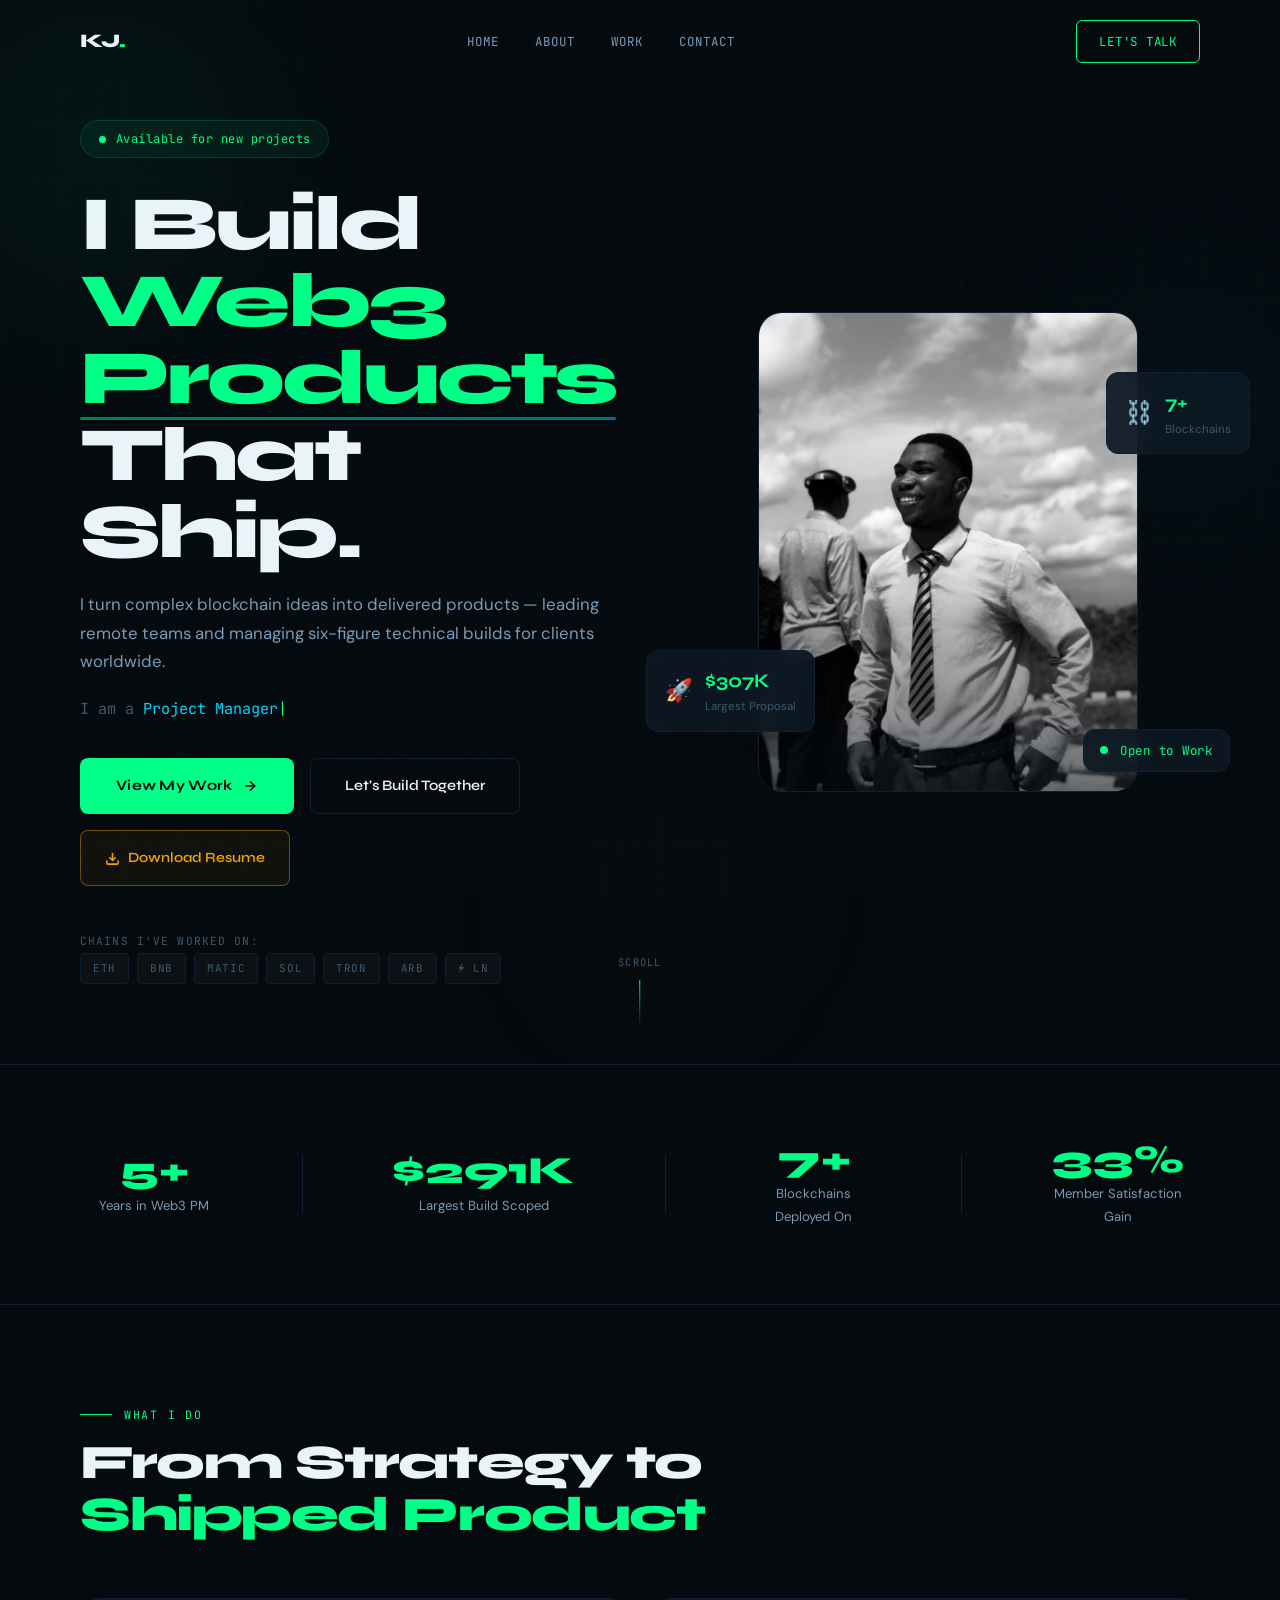
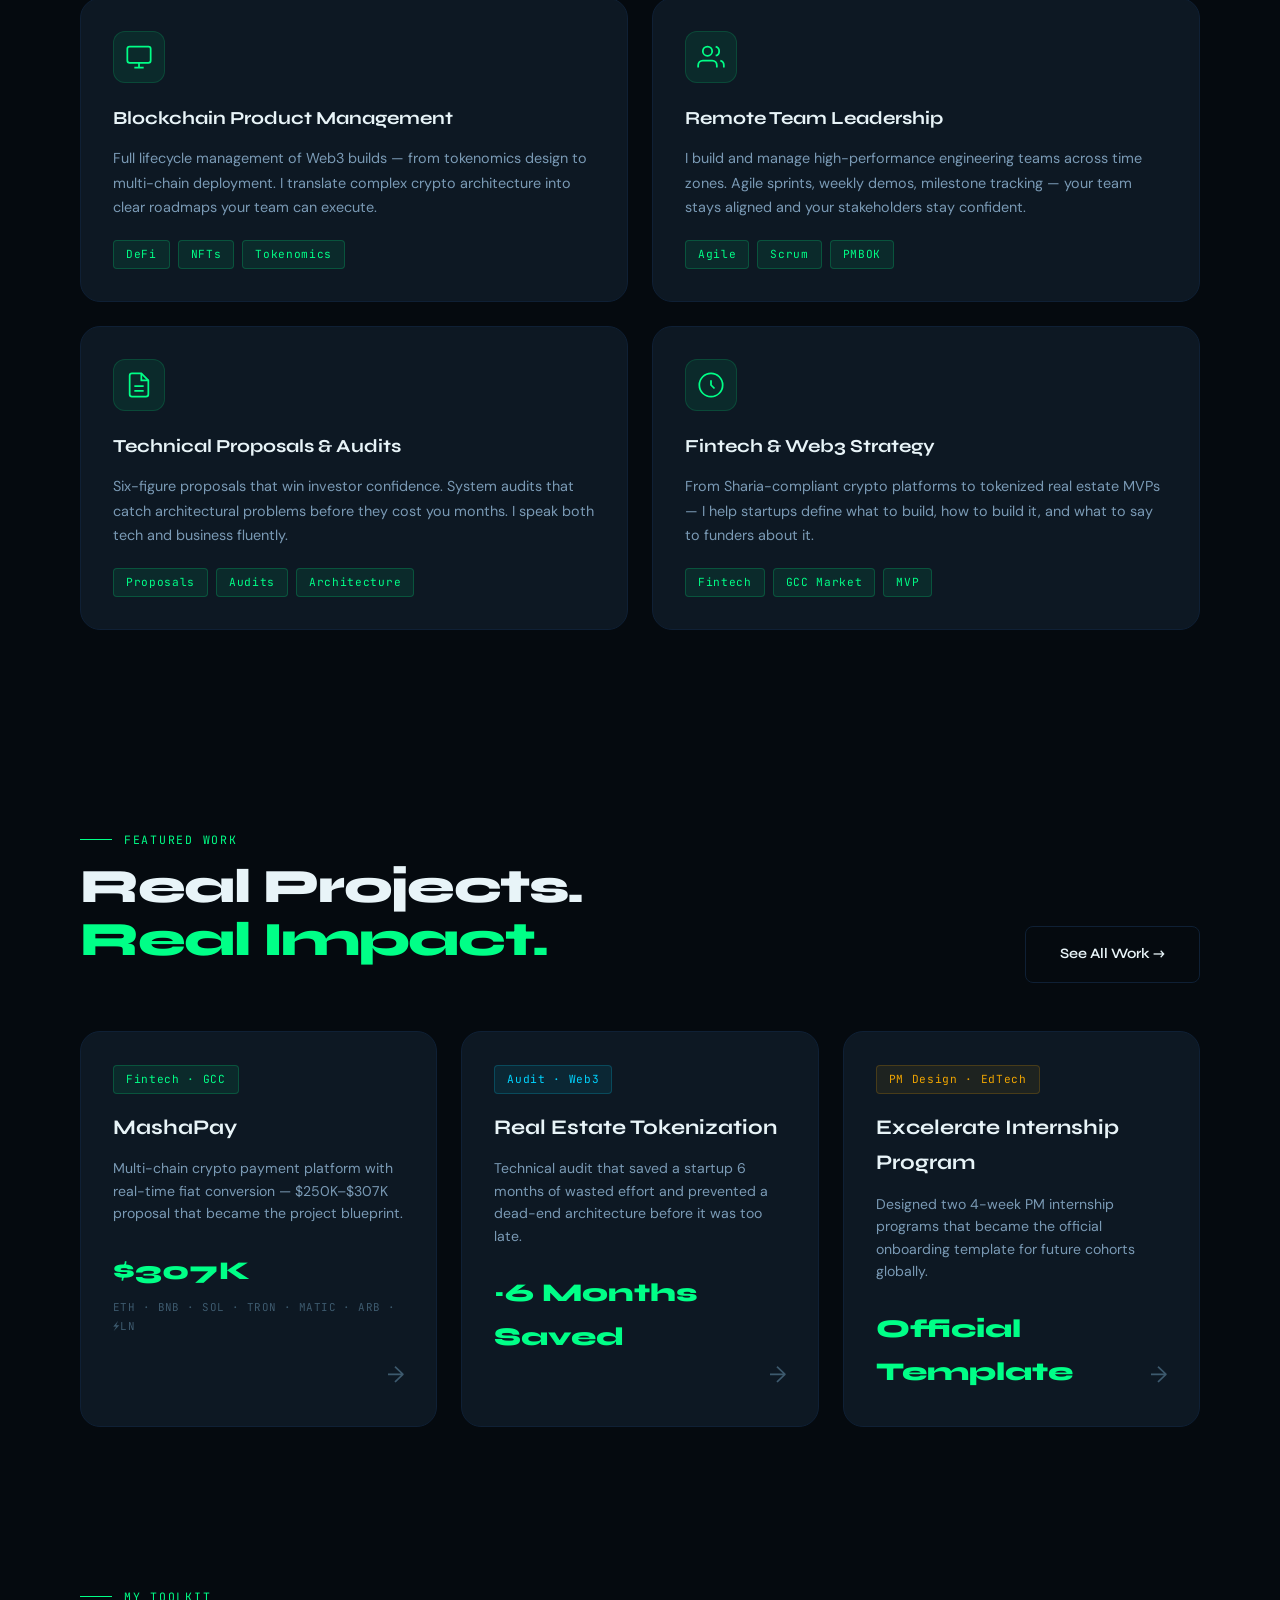
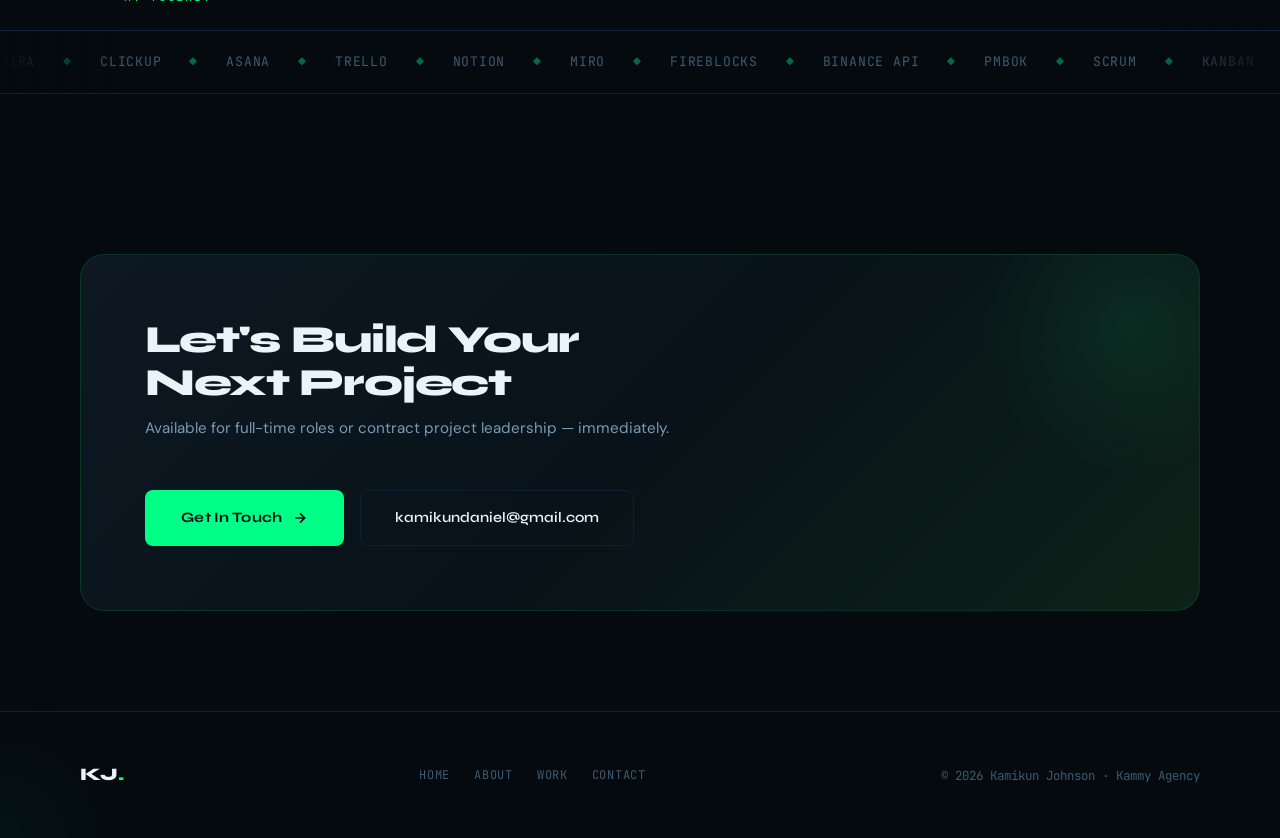
<file: kami portfolio/index.html>
<!DOCTYPE html>
<html lang="en">
<head>
  <meta charset="UTF-8" />
  <link rel="icon" type="image/svg+xml" href="favicon.svg" />
  <meta name="viewport" content="width=device-width, initial-scale=1.0" />
  <title>Kamikun Johnson — Project Manager & Blockchain Lead</title>
  <meta name="description" content="Kamikun Johnson | Project Manager & Blockchain Lead. Founder of Kammy Agency. Delivering Web3 builds for global clients." />
  <link rel="stylesheet" href="style.css" />
  <link rel="stylesheet" href="home.css" />
</head>
<body>

  <!-- NAV -->
  <nav class="nav">
    <div class="nav-inner">
      <a href="index.html" class="nav-logo">KJ<span>.</span></a>
      <div class="nav-links">
        <a href="index.html">Home</a>
        <a href="about.html">About</a>
        <a href="projects.html">Work</a>
        <a href="contact.html">Contact</a>
      </div>
      <a href="contact.html" class="nav-cta">Let's Talk</a>
      <div class="hamburger" id="hamburger">
        <span></span><span></span><span></span>
      </div>
    </div>
  </nav>

  <!-- MOBILE MENU -->
  <div class="mobile-menu" id="mobileMenu">
    <span class="mobile-menu-close" id="mobileClose">✕</span>
    <a href="index.html">Home</a>
    <a href="about.html">About</a>
    <a href="projects.html">Work</a>
    <a href="contact.html">Contact</a>
  </div>

  <!-- HERO -->
  <section class="hero">
    <div class="hero-bg-orbs">
      <div class="orb orb-1"></div>
      <div class="orb orb-2"></div>
      <div class="orb orb-3"></div>
    </div>
    <div class="container">
      <div class="hero-inner">
        <div class="hero-content">
          <div class="hero-badge">
            <span class="badge-dot"></span>
            <span>Available for new projects</span>
          </div>
          <h1 class="hero-title">
            I Build<br />
            <span class="hero-title-accent">Web3 Products</span><br />
            That Ship.
          </h1>
          <p class="hero-tagline">
            I turn complex blockchain ideas into delivered products — leading remote teams and managing six-figure technical builds for clients worldwide.
          </p>
          <div class="hero-role">
            <span class="role-prefix">I am a </span>
            <span class="typed-text"></span><span class="cursor">|</span>
          </div>
          <div class="hero-actions">
            <a href="projects.html" class="btn-primary">
              View My Work
              <svg width="16" height="16" viewBox="0 0 24 24" fill="none" stroke="currentColor" stroke-width="2.5"><path d="M5 12h14M12 5l7 7-7 7"/></svg>
            </a>
            <a href="contact.html" class="btn-outline">Let's Build Together</a>
            <a href="resume.pdf" download class="btn-download">
              <svg width="15" height="15" viewBox="0 0 24 24" fill="none" stroke="currentColor" stroke-width="2.5"><path d="M21 15v4a2 2 0 0 1-2 2H5a2 2 0 0 1-2-2v-4"/><polyline points="7 10 12 15 17 10"/><line x1="12" y1="15" x2="12" y2="3"/></svg>
              Download Resume
            </a>
          </div>
          <div class="hero-stack">
            <span class="stack-label">Chains I've worked on:</span>
            <div class="chain-badges">
              <span class="chain">ETH</span>
              <span class="chain">BNB</span>
              <span class="chain">MATIC</span>
              <span class="chain">SOL</span>
              <span class="chain">TRON</span>
              <span class="chain">ARB</span>
              <span class="chain">⚡ LN</span>
            </div>
          </div>
        </div>
        <div class="hero-photo-wrap">
          <div class="photo-frame">
            <img src="images/kamikun-bw.jpeg" alt="Kamikun Johnson" class="hero-photo" />
            <div class="photo-overlay"></div>
          </div>
          <div class="photo-card card-1">
            <div class="pc-icon">🚀</div>
            <div>
              <div class="pc-value">$307K</div>
              <div class="pc-label">Largest Proposal</div>
            </div>
          </div>
          <div class="photo-card card-2">
            <div class="pc-icon">⛓️</div>
            <div>
              <div class="pc-value">7+</div>
              <div class="pc-label">Blockchains</div>
            </div>
          </div>
          <div class="photo-card card-3">
            <div class="pc-dot"></div>
            <div class="pc-label-lg">Open to Work</div>
          </div>
        </div>
      </div>
    </div>
    <div class="hero-scroll">
      <span>Scroll</span>
      <div class="scroll-line"></div>
    </div>
  </section>

  <!-- STATS -->
  <section class="stats-section">
    <div class="container">
      <div class="stats-grid reveal">
        <div class="stat-item">
          <div class="stat-number" data-target="5" data-suffix="+">0+</div>
          <div class="stat-label">Years in Web3 PM</div>
        </div>
        <div class="stat-divider"></div>
        <div class="stat-item">
          <div class="stat-number" data-target="307" data-prefix="$" data-suffix="K">$0K</div>
          <div class="stat-label">Largest Build Scoped</div>
        </div>
        <div class="stat-divider"></div>
        <div class="stat-item">
          <div class="stat-number" data-target="7" data-suffix="+">0+</div>
          <div class="stat-label">Blockchains Deployed On</div>
        </div>
        <div class="stat-divider"></div>
        <div class="stat-item">
          <div class="stat-number" data-target="35" data-suffix="%">0%</div>
          <div class="stat-label">Member Satisfaction Gain</div>
        </div>
      </div>
    </div>
  </section>

  <!-- SERVICES SNAPSHOT -->
  <section class="services-section">
    <div class="container">
      <div class="section-label reveal">What I Do</div>
      <h2 class="section-title reveal">From Strategy to<br /><span>Shipped Product</span></h2>
      <div class="services-grid">
        <div class="service-card card reveal">
          <div class="service-icon">
            <svg width="28" height="28" viewBox="0 0 24 24" fill="none" stroke="currentColor" stroke-width="1.5"><rect x="2" y="3" width="20" height="14" rx="2"/><path d="M8 21h8M12 17v4"/></svg>
          </div>
          <h3 class="service-title">Blockchain Product Management</h3>
          <p class="service-desc">Full lifecycle management of Web3 builds — from tokenomics design to multi-chain deployment. I translate complex crypto architecture into clear roadmaps your team can execute.</p>
          <div class="service-tags">
            <span class="tag">DeFi</span>
            <span class="tag">NFTs</span>
            <span class="tag">Tokenomics</span>
          </div>
        </div>
        <div class="service-card card reveal">
          <div class="service-icon">
            <svg width="28" height="28" viewBox="0 0 24 24" fill="none" stroke="currentColor" stroke-width="1.5"><path d="M17 21v-2a4 4 0 0 0-4-4H5a4 4 0 0 0-4 4v2"/><circle cx="9" cy="7" r="4"/><path d="M23 21v-2a4 4 0 0 0-3-3.87"/><path d="M16 3.13a4 4 0 0 1 0 7.75"/></svg>
          </div>
          <h3 class="service-title">Remote Team Leadership</h3>
          <p class="service-desc">I build and manage high-performance engineering teams across time zones. Agile sprints, weekly demos, milestone tracking — your team stays aligned and your stakeholders stay confident.</p>
          <div class="service-tags">
            <span class="tag">Agile</span>
            <span class="tag">Scrum</span>
            <span class="tag">PMBOK</span>
          </div>
        </div>
        <div class="service-card card reveal">
          <div class="service-icon">
            <svg width="28" height="28" viewBox="0 0 24 24" fill="none" stroke="currentColor" stroke-width="1.5"><path d="M14 2H6a2 2 0 0 0-2 2v16a2 2 0 0 0 2 2h12a2 2 0 0 0 2-2V8z"/><polyline points="14 2 14 8 20 8"/><line x1="16" y1="13" x2="8" y2="13"/><line x1="16" y1="17" x2="8" y2="17"/></svg>
          </div>
          <h3 class="service-title">Technical Proposals & Audits</h3>
          <p class="service-desc">Six-figure proposals that win investor confidence. System audits that catch architectural problems before they cost you months. I speak both tech and business fluently.</p>
          <div class="service-tags">
            <span class="tag">Proposals</span>
            <span class="tag">Audits</span>
            <span class="tag">Architecture</span>
          </div>
        </div>
        <div class="service-card card reveal">
          <div class="service-icon">
            <svg width="28" height="28" viewBox="0 0 24 24" fill="none" stroke="currentColor" stroke-width="1.5"><circle cx="12" cy="12" r="10"/><path d="M12 8v4l3 3"/></svg>
          </div>
          <h3 class="service-title">Fintech & Web3 Strategy</h3>
          <p class="service-desc">From Sharia-compliant crypto platforms to tokenized real estate MVPs — I help startups define what to build, how to build it, and what to say to funders about it.</p>
          <div class="service-tags">
            <span class="tag">Fintech</span>
            <span class="tag">GCC Market</span>
            <span class="tag">MVP</span>
          </div>
        </div>
      </div>
    </div>
  </section>

  <!-- FEATURED WORK PREVIEW -->
  <section class="featured-section">
    <div class="container">
      <div class="featured-header reveal">
        <div>
          <div class="section-label">Featured Work</div>
          <h2 class="section-title">Real Projects.<br /><span>Real Impact.</span></h2>
        </div>
        <a href="projects.html" class="btn-outline">See All Work →</a>
      </div>
      <div class="featured-grid">
        <a href="projects.html#mashapay" class="featured-card card reveal">
          <div class="fc-tag"><span class="tag">Fintech · GCC</span></div>
          <h3 class="fc-title">MashaPay</h3>
          <p class="fc-desc">Multi-chain crypto payment platform with real-time fiat conversion — $250K–$307K proposal that became the project blueprint.</p>
          <div class="fc-meta">
            <span class="fc-value">$307K</span>
            <span class="fc-chains">ETH · BNB · SOL · TRON · MATIC · ARB · ⚡LN</span>
          </div>
          <div class="fc-arrow">→</div>
        </a>
        <a href="projects.html#realestate" class="featured-card card reveal">
          <div class="fc-tag"><span class="tag cyan">Audit · Web3</span></div>
          <h3 class="fc-title">Real Estate Tokenization</h3>
          <p class="fc-desc">Technical audit that saved a startup 6 months of wasted effort and prevented a dead-end architecture before it was too late.</p>
          <div class="fc-meta">
            <span class="fc-value">~6 Months Saved</span>
          </div>
          <div class="fc-arrow">→</div>
        </a>
        <a href="projects.html#excelerate" class="featured-card card reveal">
          <div class="fc-tag"><span class="tag gold">PM Design · EdTech</span></div>
          <h3 class="fc-title">Excelerate Internship Program</h3>
          <p class="fc-desc">Designed two 4-week PM internship programs that became the official onboarding template for future cohorts globally.</p>
          <div class="fc-meta">
            <span class="fc-value">Official Template</span>
          </div>
          <div class="fc-arrow">→</div>
        </a>
      </div>
    </div>
  </section>

  <!-- TOOLS TICKER -->
  <section class="tools-section">
    <div class="container">
      <div class="section-label reveal">My Toolkit</div>
    </div>
    <div class="ticker-wrap">
      <div class="ticker">
        <span>Jira</span><span class="sep">◆</span>
        <span>ClickUp</span><span class="sep">◆</span>
        <span>Asana</span><span class="sep">◆</span>
        <span>Trello</span><span class="sep">◆</span>
        <span>Notion</span><span class="sep">◆</span>
        <span>Miro</span><span class="sep">◆</span>
        <span>Fireblocks</span><span class="sep">◆</span>
        <span>Binance API</span><span class="sep">◆</span>
        <span>PMBOK</span><span class="sep">◆</span>
        <span>Scrum</span><span class="sep">◆</span>
        <span>Kanban</span><span class="sep">◆</span>
        <span>Node.js</span><span class="sep">◆</span>
        <span>Ethereum</span><span class="sep">◆</span>
        <span>Polygon</span><span class="sep">◆</span>
        <span>Jira</span><span class="sep">◆</span>
        <span>ClickUp</span><span class="sep">◆</span>
        <span>Asana</span><span class="sep">◆</span>
        <span>Trello</span><span class="sep">◆</span>
        <span>Notion</span><span class="sep">◆</span>
        <span>Miro</span><span class="sep">◆</span>
        <span>Fireblocks</span><span class="sep">◆</span>
        <span>Binance API</span><span class="sep">◆</span>
        <span>PMBOK</span><span class="sep">◆</span>
        <span>Scrum</span><span class="sep">◆</span>
        <span>Kanban</span><span class="sep">◆</span>
        <span>Node.js</span><span class="sep">◆</span>
        <span>Ethereum</span><span class="sep">◆</span>
        <span>Polygon</span><span class="sep">◆</span>
      </div>
    </div>
  </section>

  <!-- CTA BAND -->
  <section class="cta-band">
    <div class="container">
      <div class="cta-inner reveal">
        <div class="cta-text">
          <h2 class="cta-title">Let's Build Your<br />Next Project</h2>
          <p class="cta-sub">Available for full-time roles or contract project leadership — immediately.</p>
        </div>
        <div class="cta-actions">
          <a href="contact.html" class="btn-primary">
            Get In Touch
            <svg width="16" height="16" viewBox="0 0 24 24" fill="none" stroke="currentColor" stroke-width="2.5"><path d="M5 12h14M12 5l7 7-7 7"/></svg>
          </a>
          <a href="mailto:kamikundaniel@gmail.com" class="btn-outline">kamikundaniel@gmail.com</a>
        </div>
      </div>
    </div>
  </section>

  <!-- FOOTER -->
  <footer>
    <div class="footer-inner">
      <div class="footer-logo">KJ<span>.</span></div>
      <div class="footer-links">
        <a href="index.html">Home</a>
        <a href="about.html">About</a>
        <a href="projects.html">Work</a>
        <a href="contact.html">Contact</a>
      </div>
      <p class="footer-copy">© 2026 Kamikun Johnson · Kammy Agency</p>
    </div>
  </footer>

  <script src="script.js"></script>
</body>
</html>
</file>
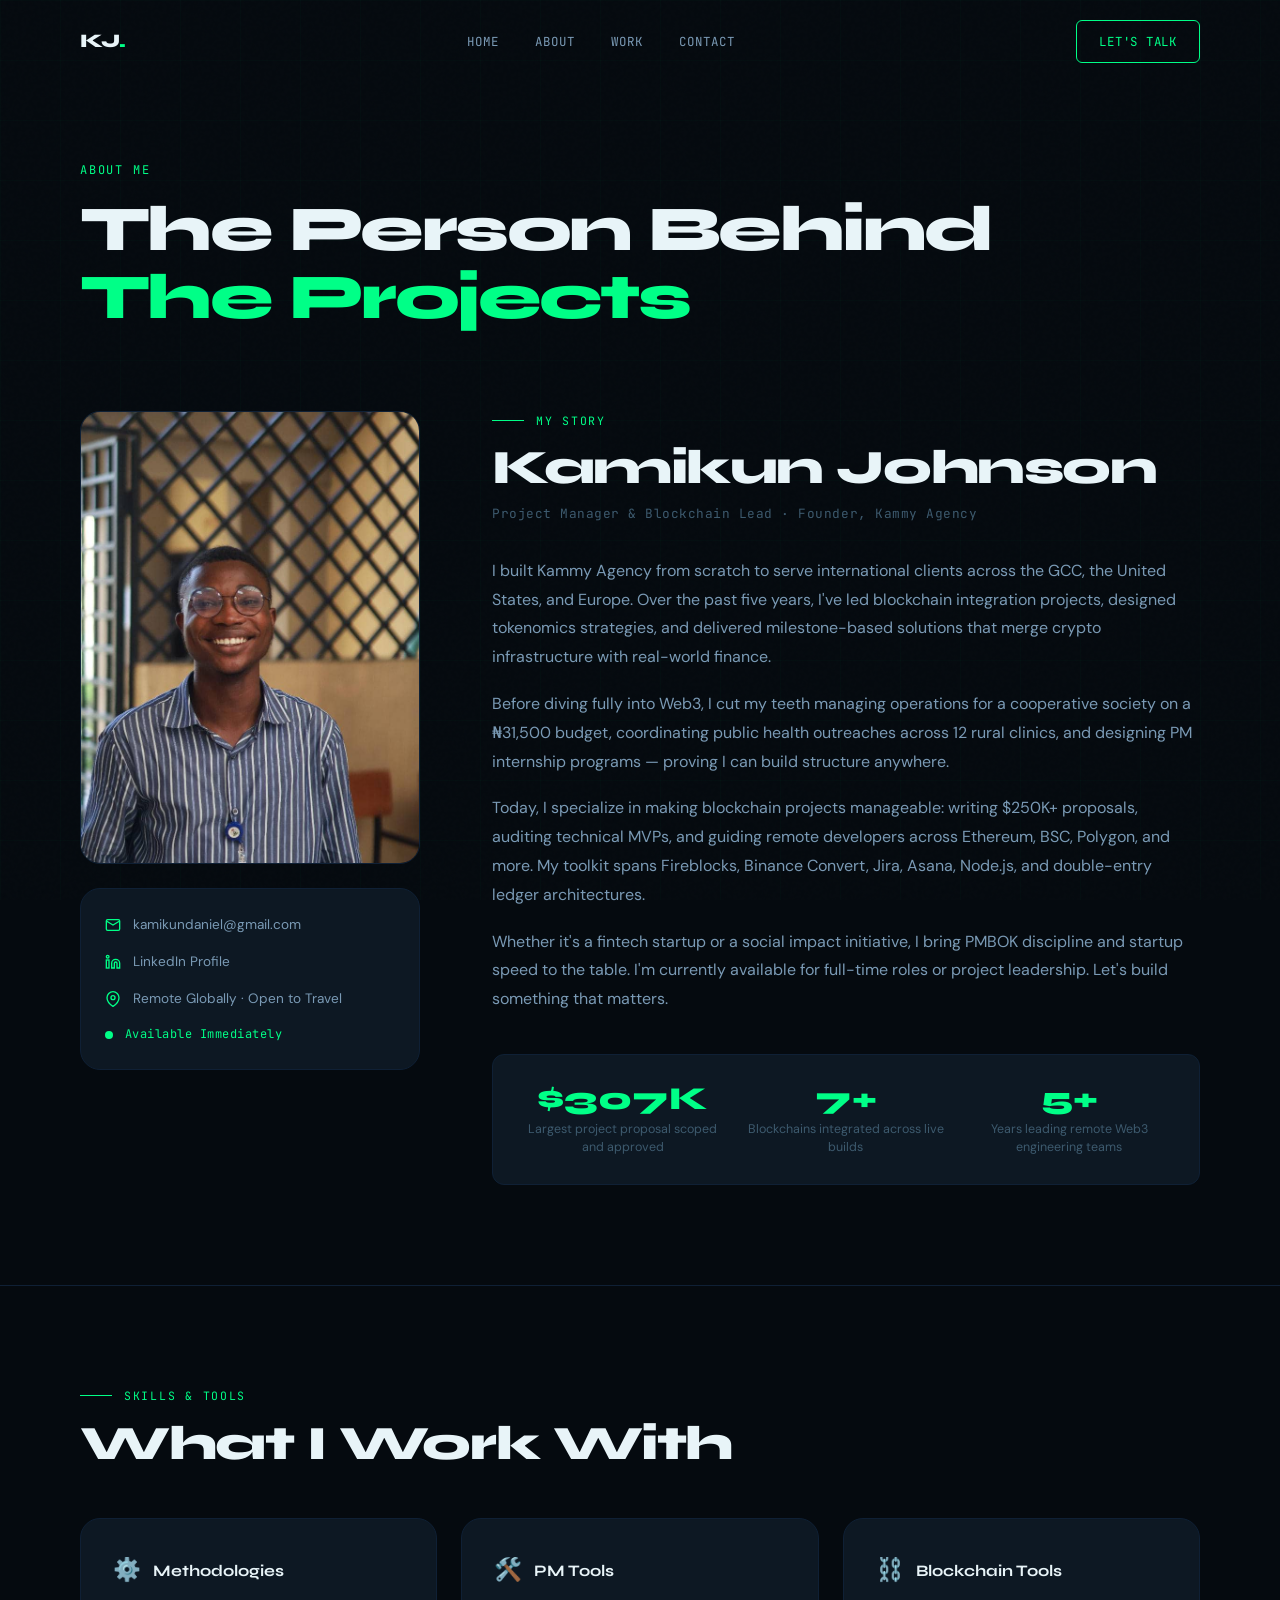
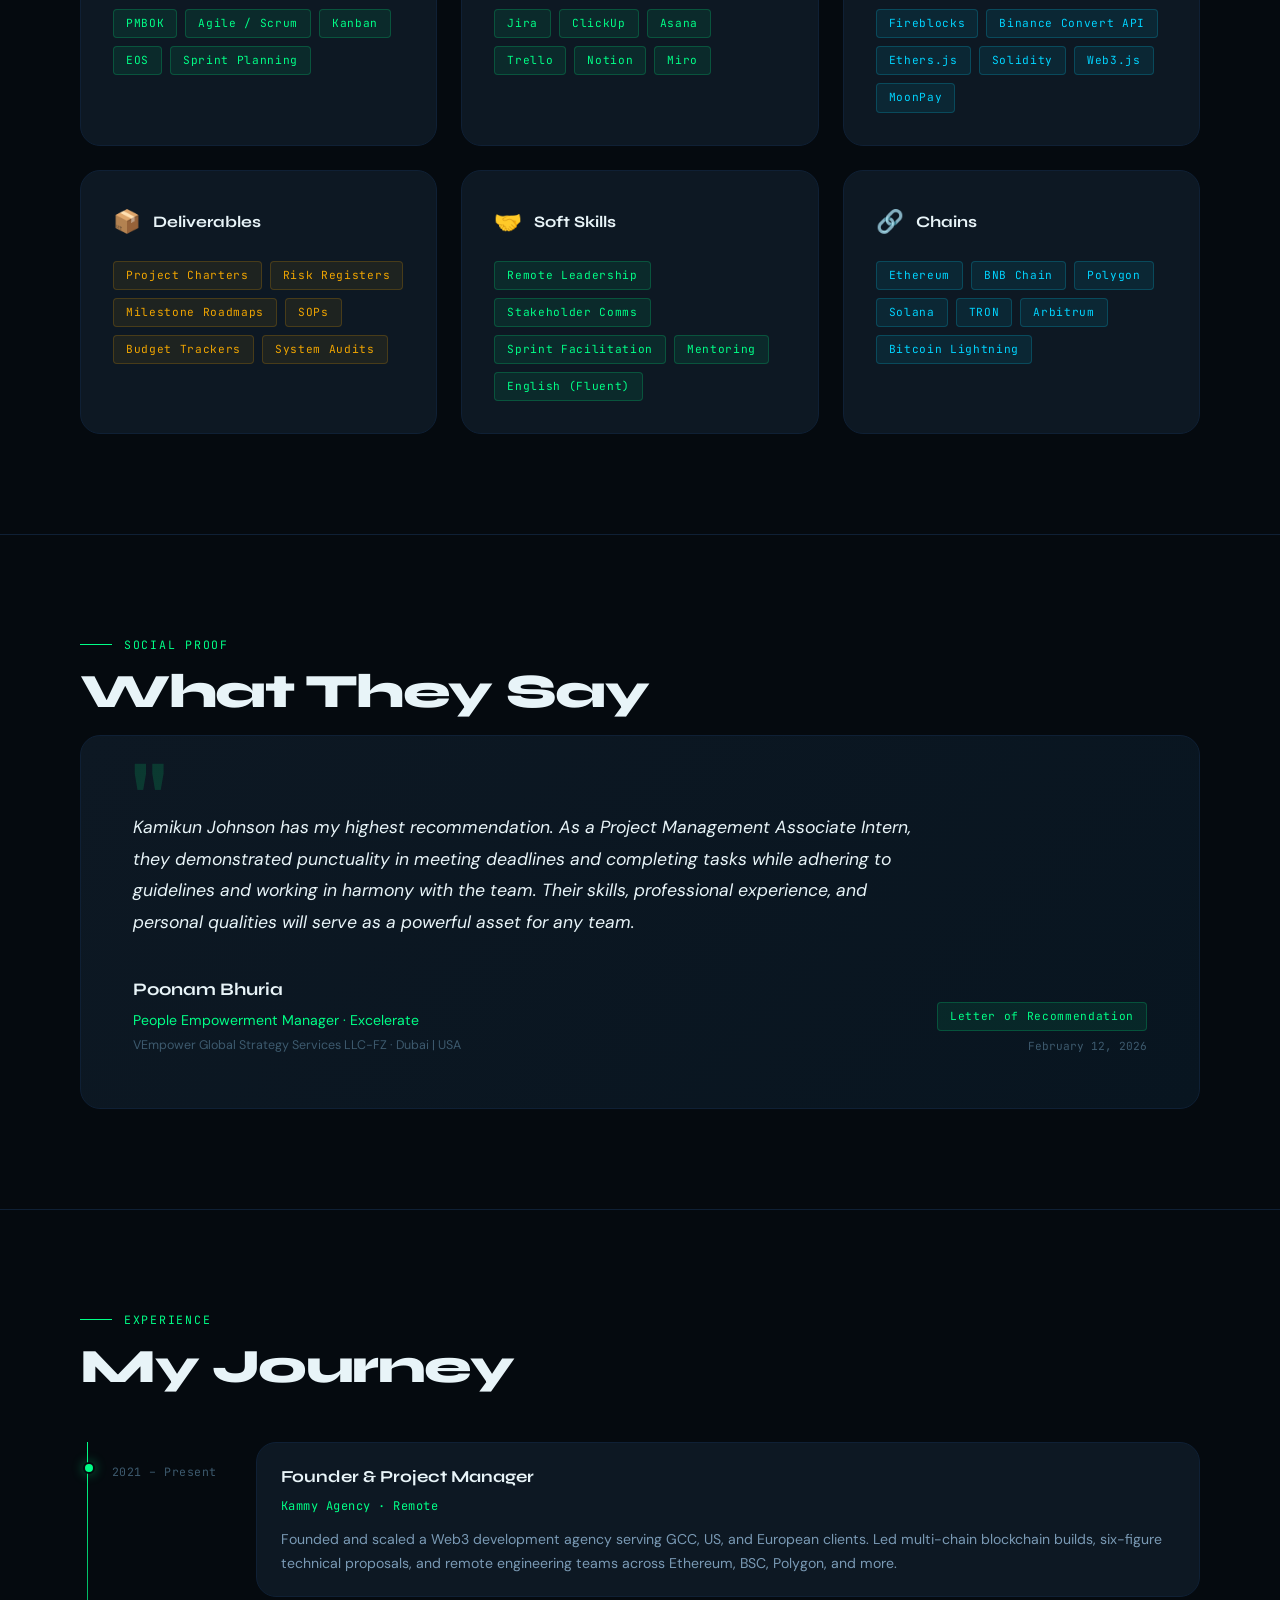
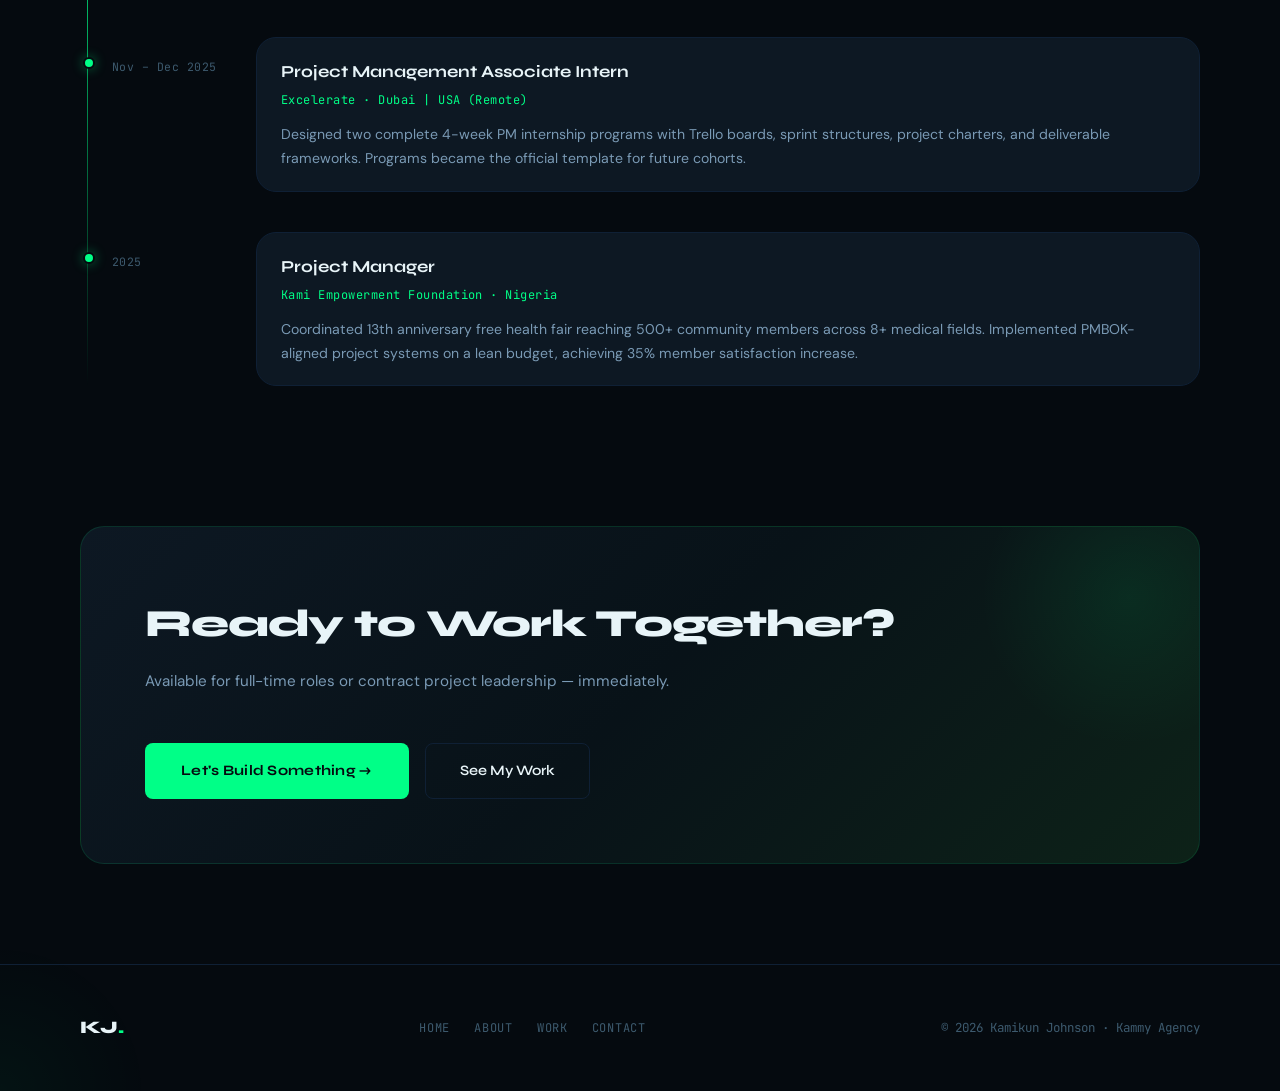
<file: kami portfolio/about.html>
<!DOCTYPE html>
<html lang="en">
<head>
  <meta charset="UTF-8" />
  <link rel="icon" type="image/svg+xml" href="favicon.svg" />
  <meta name="viewport" content="width=device-width, initial-scale=1.0" />
  <title>About — Kamikun Johnson</title>
  <meta name="description" content="Learn about Kamikun Johnson — Project Manager, Blockchain Lead and Founder of Kammy Agency. 5+ years leading Web3 builds for global clients." />
  <link rel="stylesheet" href="style.css" />
  <link rel="stylesheet" href="about.css" />
</head>
<body>

  <nav class="nav">
    <div class="nav-inner">
      <a href="index.html" class="nav-logo">KJ<span>.</span></a>
      <div class="nav-links">
        <a href="index.html">Home</a>
        <a href="about.html">About</a>
        <a href="projects.html">Work</a>
        <a href="contact.html">Contact</a>
      </div>
      <a href="contact.html" class="nav-cta">Let's Talk</a>
      <div class="hamburger" id="hamburger"><span></span><span></span><span></span></div>
    </div>
  </nav>
  <div class="mobile-menu" id="mobileMenu">
    <span class="mobile-menu-close" id="mobileClose">✕</span>
    <a href="index.html">Home</a>
    <a href="about.html">About</a>
    <a href="projects.html">Work</a>
    <a href="contact.html">Contact</a>
  </div>

  <!-- PAGE HEADER -->
  <header class="page-header">
    <div class="container">
      <div class="ph-label reveal">About Me</div>
      <h1 class="ph-title reveal">The Person Behind<br /><span>The Projects</span></h1>
    </div>
  </header>

  <!-- ABOUT MAIN -->
  <section class="about-section">
    <div class="container">
      <div class="about-grid">
        <!-- Photo Column -->
        <div class="about-photo-col reveal">
          <div class="about-photo-frame">
            <img src="images/kamikun-color.jpeg" alt="Kamikun Johnson" class="about-photo" />
          </div>
          <div class="about-contact-card card">
            <div class="acc-row">
              <svg width="16" height="16" viewBox="0 0 24 24" fill="none" stroke="currentColor" stroke-width="2"><path d="M4 4h16c1.1 0 2 .9 2 2v12c0 1.1-.9 2-2 2H4c-1.1 0-2-.9-2-2V6c0-1.1.9-2 2-2z"/><polyline points="22,6 12,12 2,6"/></svg>
              <a href="mailto:kamikundaniel@gmail.com">kamikundaniel@gmail.com</a>
            </div>
            <div class="acc-row">
              <svg width="16" height="16" viewBox="0 0 24 24" fill="none" stroke="currentColor" stroke-width="2"><path d="M16 8a6 6 0 0 1 6 6v7h-4v-7a2 2 0 0 0-2-2 2 2 0 0 0-2 2v7h-4v-7a6 6 0 0 1 6-6z"/><rect x="2" y="9" width="4" height="12"/><circle cx="4" cy="4" r="2"/></svg>
              <a href="https://www.linkedin.com/in/kamikun-daniel-johnson-320051323" target="_blank">LinkedIn Profile</a>
            </div>
            <div class="acc-row">
              <svg width="16" height="16" viewBox="0 0 24 24" fill="none" stroke="currentColor" stroke-width="2"><path d="M21 10c0 7-9 13-9 13s-9-6-9-13a9 9 0 0 1 18 0z"/><circle cx="12" cy="10" r="3"/></svg>
              <span>Remote Globally · Open to Travel</span>
            </div>
            <div class="acc-row">
              <div class="status-dot"></div>
              <span class="status-text">Available Immediately</span>
            </div>
          </div>
        </div>

        <!-- Text Column -->
        <div class="about-text-col">
          <div class="section-label reveal">My Story</div>
          <h2 class="section-title reveal">Kamikun Johnson</h2>
          <div class="about-subtitle reveal">Project Manager & Blockchain Lead · Founder, Kammy Agency</div>

          <div class="about-bio reveal">
            <p>I built Kammy Agency from scratch to serve international clients across the GCC, the United States, and Europe. Over the past five years, I've led blockchain integration projects, designed tokenomics strategies, and delivered milestone-based solutions that merge crypto infrastructure with real-world finance.</p>
            <p>Before diving fully into Web3, I cut my teeth managing operations for a cooperative society on a ₦31,500 budget, coordinating public health outreaches across 12 rural clinics, and designing PM internship programs — proving I can build structure anywhere.</p>
            <p>Today, I specialize in making blockchain projects manageable: writing $250K+ proposals, auditing technical MVPs, and guiding remote developers across Ethereum, BSC, Polygon, and more. My toolkit spans Fireblocks, Binance Convert, Jira, Asana, Node.js, and double-entry ledger architectures.</p>
            <p>Whether it's a fintech startup or a social impact initiative, I bring PMBOK discipline and startup speed to the table. I'm currently available for full-time roles or project leadership. Let's build something that matters.</p>
          </div>

          <div class="about-highlights reveal">
            <div class="highlight-item">
              <div class="hi-number">$307K</div>
              <div class="hi-label">Largest project proposal scoped and approved</div>
            </div>
            <div class="highlight-item">
              <div class="hi-number">7+</div>
              <div class="hi-label">Blockchains integrated across live builds</div>
            </div>
            <div class="highlight-item">
              <div class="hi-number">5+</div>
              <div class="hi-label">Years leading remote Web3 engineering teams</div>
            </div>
          </div>
        </div>
      </div>
    </div>
  </section>

  <!-- SKILLS SECTION -->
  <section class="skills-section">
    <div class="container">
      <div class="section-label reveal">Skills & Tools</div>
      <h2 class="section-title reveal">What I Work With</h2>

      <div class="skills-grid reveal">

        <div class="skill-block card">
          <div class="sb-header">
            <div class="sb-icon">⚙️</div>
            <h3 class="sb-title">Methodologies</h3>
          </div>
          <div class="sb-items">
            <span class="tag">PMBOK</span>
            <span class="tag">Agile / Scrum</span>
            <span class="tag">Kanban</span>
            <span class="tag">EOS</span>
            <span class="tag">Sprint Planning</span>
          </div>
        </div>

        <div class="skill-block card">
          <div class="sb-header">
            <div class="sb-icon">🛠️</div>
            <h3 class="sb-title">PM Tools</h3>
          </div>
          <div class="sb-items">
            <span class="tag">Jira</span>
            <span class="tag">ClickUp</span>
            <span class="tag">Asana</span>
            <span class="tag">Trello</span>
            <span class="tag">Notion</span>
            <span class="tag">Miro</span>
          </div>
        </div>

        <div class="skill-block card">
          <div class="sb-header">
            <div class="sb-icon">⛓️</div>
            <h3 class="sb-title">Blockchain Tools</h3>
          </div>
          <div class="sb-items">
            <span class="tag cyan">Fireblocks</span>
            <span class="tag cyan">Binance Convert API</span>
            <span class="tag cyan">Ethers.js</span>
            <span class="tag cyan">Solidity</span>
            <span class="tag cyan">Web3.js</span>
            <span class="tag cyan">MoonPay</span>
          </div>
        </div>

        <div class="skill-block card">
          <div class="sb-header">
            <div class="sb-icon">📦</div>
            <h3 class="sb-title">Deliverables</h3>
          </div>
          <div class="sb-items">
            <span class="tag gold">Project Charters</span>
            <span class="tag gold">Risk Registers</span>
            <span class="tag gold">Milestone Roadmaps</span>
            <span class="tag gold">SOPs</span>
            <span class="tag gold">Budget Trackers</span>
            <span class="tag gold">System Audits</span>
          </div>
        </div>

        <div class="skill-block card">
          <div class="sb-header">
            <div class="sb-icon">🤝</div>
            <h3 class="sb-title">Soft Skills</h3>
          </div>
          <div class="sb-items">
            <span class="tag">Remote Leadership</span>
            <span class="tag">Stakeholder Comms</span>
            <span class="tag">Sprint Facilitation</span>
            <span class="tag">Mentoring</span>
            <span class="tag">English (Fluent)</span>
          </div>
        </div>

        <div class="skill-block card">
          <div class="sb-header">
            <div class="sb-icon">🔗</div>
            <h3 class="sb-title">Chains</h3>
          </div>
          <div class="sb-items">
            <span class="tag cyan">Ethereum</span>
            <span class="tag cyan">BNB Chain</span>
            <span class="tag cyan">Polygon</span>
            <span class="tag cyan">Solana</span>
            <span class="tag cyan">TRON</span>
            <span class="tag cyan">Arbitrum</span>
            <span class="tag cyan">Bitcoin Lightning</span>
          </div>
        </div>

      </div>
    </div>
  </section>

  <!-- RECOMMENDATION / SOCIAL PROOF -->
  <section class="testimonial-section">
    <div class="container">
      <div class="section-label reveal">Social Proof</div>
      <h2 class="section-title reveal">What They Say</h2>

      <div class="testimonial-card card reveal">
        <div class="tc-quote">"</div>
        <p class="tc-text">Kamikun Johnson has my highest recommendation. As a Project Management Associate Intern, they demonstrated punctuality in meeting deadlines and completing tasks while adhering to guidelines and working in harmony with the team. Their skills, professional experience, and personal qualities will serve as a powerful asset for any team.</p>
        <div class="tc-author">
          <div class="tc-author-info">
            <div class="tc-name">Poonam Bhuria</div>
            <div class="tc-role">People Empowerment Manager · Excelerate</div>
            <div class="tc-org">VEmpower Global Strategy Services LLC-FZ · Dubai | USA</div>
          </div>
          <div class="tc-badge">
            <span class="tag">Letter of Recommendation</span>
            <span class="tc-date">February 12, 2026</span>
          </div>
        </div>
      </div>
    </div>
  </section>

  <!-- EXPERIENCE TIMELINE -->
  <section class="timeline-section">
    <div class="container">
      <div class="section-label reveal">Experience</div>
      <h2 class="section-title reveal">My Journey</h2>

      <div class="timeline">
        <div class="timeline-item reveal">
          <div class="ti-dot"></div>
          <div class="ti-date">2021 – Present</div>
          <div class="ti-content card">
            <div class="ti-role">Founder & Project Manager</div>
            <div class="ti-company">Kammy Agency · Remote</div>
            <p class="ti-desc">Founded and scaled a Web3 development agency serving GCC, US, and European clients. Led multi-chain blockchain builds, six-figure technical proposals, and remote engineering teams across Ethereum, BSC, Polygon, and more.</p>
          </div>
        </div>
        <div class="timeline-item reveal">
          <div class="ti-dot"></div>
          <div class="ti-date">Nov – Dec 2025</div>
          <div class="ti-content card">
            <div class="ti-role">Project Management Associate Intern</div>
            <div class="ti-company">Excelerate · Dubai | USA (Remote)</div>
            <p class="ti-desc">Designed two complete 4-week PM internship programs with Trello boards, sprint structures, project charters, and deliverable frameworks. Programs became the official template for future cohorts.</p>
          </div>
        </div>
        <div class="timeline-item reveal">
          <div class="ti-dot"></div>
          <div class="ti-date">2025</div>
          <div class="ti-content card">
            <div class="ti-role">Project Manager</div>
            <div class="ti-company">Kami Empowerment Foundation · Nigeria</div>
            <p class="ti-desc">Coordinated 13th anniversary free health fair reaching 500+ community members across 8+ medical fields. Implemented PMBOK-aligned project systems on a lean budget, achieving 35% member satisfaction increase.</p>
          </div>
        </div>
      </div>
    </div>
  </section>

  <!-- CTA -->
  <section class="about-cta">
    <div class="container">
      <div class="cta-inner reveal">
        <div class="cta-text">
          <h2 class="cta-title">Ready to Work Together?</h2>
          <p class="cta-sub">Available for full-time roles or contract project leadership — immediately.</p>
        </div>
        <div class="cta-actions">
          <a href="contact.html" class="btn-primary">Let's Build Something →</a>
          <a href="projects.html" class="btn-outline">See My Work</a>
        </div>
      </div>
    </div>
  </section>

  <footer>
    <div class="footer-inner">
      <div class="footer-logo">KJ<span>.</span></div>
      <div class="footer-links">
        <a href="index.html">Home</a>
        <a href="about.html">About</a>
        <a href="projects.html">Work</a>
        <a href="contact.html">Contact</a>
      </div>
      <p class="footer-copy">© 2026 Kamikun Johnson · Kammy Agency</p>
    </div>
  </footer>

  <script src="script.js"></script>
</body>
</html>
</file>
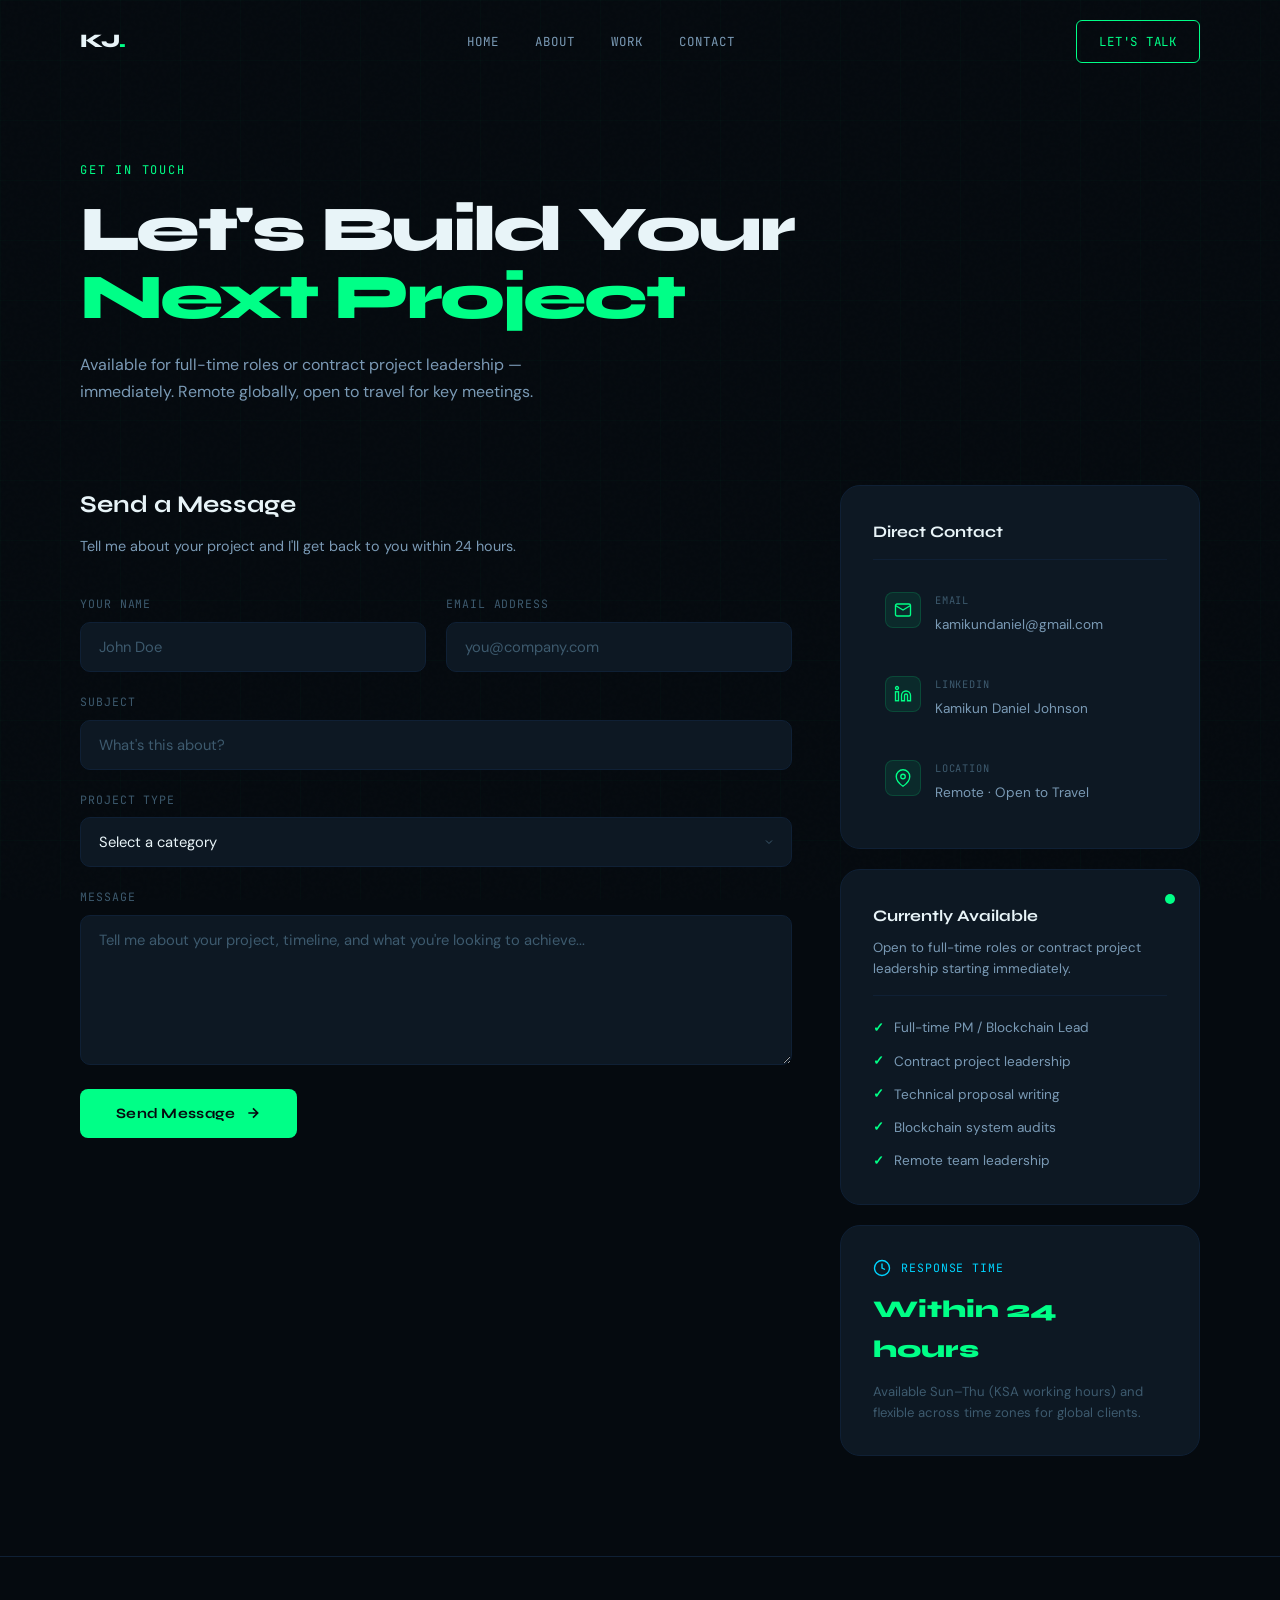
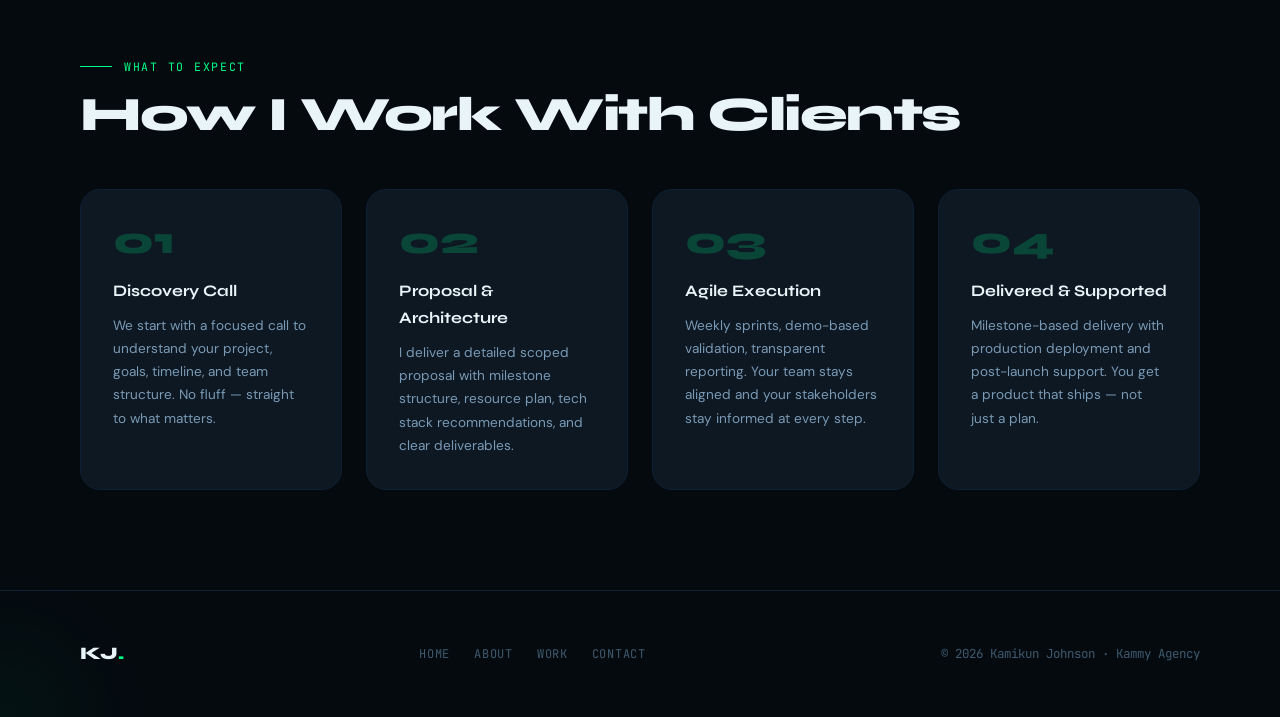
<file: kami portfolio/contact.html>
<!DOCTYPE html>
<html lang="en">
<head>
  <meta charset="UTF-8" />
  <link rel="icon" type="image/svg+xml" href="favicon.svg" />
  <meta name="viewport" content="width=device-width, initial-scale=1.0" />
  <title>Contact — Kamikun Johnson</title>
  <meta name="description" content="Get in touch with Kamikun Johnson — available for full-time roles or contract blockchain project leadership immediately." />
  <link rel="stylesheet" href="style.css" />
  <link rel="stylesheet" href="contact.css" />
</head>
<body>

  <nav class="nav">
    <div class="nav-inner">
      <a href="index.html" class="nav-logo">KJ<span>.</span></a>
      <div class="nav-links">
        <a href="index.html">Home</a>
        <a href="about.html">About</a>
        <a href="projects.html">Work</a>
        <a href="contact.html">Contact</a>
      </div>
      <a href="contact.html" class="nav-cta">Let's Talk</a>
      <div class="hamburger" id="hamburger"><span></span><span></span><span></span></div>
    </div>
  </nav>
  <div class="mobile-menu" id="mobileMenu">
    <span class="mobile-menu-close" id="mobileClose">✕</span>
    <a href="index.html">Home</a>
    <a href="about.html">About</a>
    <a href="projects.html">Work</a>
    <a href="contact.html">Contact</a>
  </div>

  <!-- PAGE HEADER -->
  <header class="page-header">
    <div class="container">
      <div class="ph-label reveal">Get In Touch</div>
      <h1 class="ph-title reveal">Let's Build Your<br /><span>Next Project</span></h1>
      <p class="ph-sub reveal">Available for full-time roles or contract project leadership — immediately. Remote globally, open to travel for key meetings.</p>
    </div>
  </header>

  <!-- CONTACT SECTION -->
  <section class="contact-section">
    <div class="container">
      <div class="contact-grid">

        <!-- FORM -->
        <div class="contact-form-wrap reveal">
          <div class="cf-header">
            <h2 class="cf-title">Send a Message</h2>
            <p class="cf-sub">Tell me about your project and I'll get back to you within 24 hours.</p>
          </div>
          <form class="contact-form" id="contactForm" action="https://api.web3forms.com/submit" method="POST">
            <input type="hidden" name="access_key" value="38f2c9a8-3f2e-4796-9092-07594fad73e9">
            <div class="form-row">
              <div class="form-group">
                <label class="form-label" for="name">Your Name</label>
                <input type="text" id="name" name="name" class="form-input" placeholder="John Doe" required />
              </div>
              <div class="form-group">
                <label class="form-label" for="email">Email Address</label>
                <input type="email" id="email" name="email" class="form-input" placeholder="you@company.com" required />
              </div>
            </div>
            <div class="form-group">
              <label class="form-label" for="subject">Subject</label>
              <input type="text" id="subject" name="subject" class="form-input" placeholder="What's this about?" required />
            </div>
            <div class="form-group">
              <label class="form-label" for="project-type">Project Type</label>
              <select id="project-type" name="project-type" class="form-input form-select">
                <option value="" disabled selected>Select a category</option>
                <option value="blockchain">Blockchain / Web3 Project</option>
                <option value="pm">Project Management</option>
                <option value="audit">Technical Audit</option>
                <option value="proposal">Proposal / Strategy</option>
                <option value="fulltime">Full-Time Role</option>
                <option value="other">Other</option>
              </select>
            </div>
            <div class="form-group">
              <label class="form-label" for="message">Message</label>
              <textarea id="message" name="message" class="form-input form-textarea" rows="6" placeholder="Tell me about your project, timeline, and what you're looking to achieve..." required></textarea>
            </div>
            <button type="submit" class="btn-primary form-submit" id="submitBtn">
              <span id="btnText">Send Message</span>
              <svg width="16" height="16" viewBox="0 0 24 24" fill="none" stroke="currentColor" stroke-width="2.5"><path d="M5 12h14M12 5l7 7-7 7"/></svg>
            </button>
            <div class="form-success" id="formSuccess">
              <span>✅</span> Message sent! I'll get back to you within 24 hours.
            </div>
          </form>
        </div>

        <!-- SIDEBAR -->
        <div class="contact-sidebar">

          <!-- Direct Contact -->
          <div class="contact-info-card card reveal">
            <h3 class="cic-title">Direct Contact</h3>
            <div class="cic-items">
              <a href="mailto:kamikundaniel@gmail.com" class="cic-item">
                <div class="cic-icon">
                  <svg width="18" height="18" viewBox="0 0 24 24" fill="none" stroke="currentColor" stroke-width="1.8"><path d="M4 4h16c1.1 0 2 .9 2 2v12c0 1.1-.9 2-2 2H4c-1.1 0-2-.9-2-2V6c0-1.1.9-2 2-2z"/><polyline points="22,6 12,12 2,6"/></svg>
                </div>
                <div>
                  <div class="cic-label">Email</div>
                  <div class="cic-value">kamikundaniel@gmail.com</div>
                </div>
              </a>
              <a href="https://www.linkedin.com/in/kamikun-daniel-johnson-320051323" target="_blank" class="cic-item">
                <div class="cic-icon">
                  <svg width="18" height="18" viewBox="0 0 24 24" fill="none" stroke="currentColor" stroke-width="1.8"><path d="M16 8a6 6 0 0 1 6 6v7h-4v-7a2 2 0 0 0-2-2 2 2 0 0 0-2 2v7h-4v-7a6 6 0 0 1 6-6z"/><rect x="2" y="9" width="4" height="12"/><circle cx="4" cy="4" r="2"/></svg>
                </div>
                <div>
                  <div class="cic-label">LinkedIn</div>
                  <div class="cic-value">Kamikun Daniel Johnson</div>
                </div>
              </a>
              <div class="cic-item no-link">
                <div class="cic-icon">
                  <svg width="18" height="18" viewBox="0 0 24 24" fill="none" stroke="currentColor" stroke-width="1.8"><path d="M21 10c0 7-9 13-9 13s-9-6-9-13a9 9 0 0 1 18 0z"/><circle cx="12" cy="10" r="3"/></svg>
                </div>
                <div>
                  <div class="cic-label">Location</div>
                  <div class="cic-value">Remote · Open to Travel</div>
                </div>
              </div>
            </div>
          </div>

          <!-- Availability -->
          <div class="availability-card card reveal">
            <div class="av-dot"></div>
            <h3 class="av-title">Currently Available</h3>
            <p class="av-desc">Open to full-time roles or contract project leadership starting immediately.</p>
            <div class="av-options">
              <div class="av-option">
                <span class="av-check">✓</span>
                <span>Full-time PM / Blockchain Lead</span>
              </div>
              <div class="av-option">
                <span class="av-check">✓</span>
                <span>Contract project leadership</span>
              </div>
              <div class="av-option">
                <span class="av-check">✓</span>
                <span>Technical proposal writing</span>
              </div>
              <div class="av-option">
                <span class="av-check">✓</span>
                <span>Blockchain system audits</span>
              </div>
              <div class="av-option">
                <span class="av-check">✓</span>
                <span>Remote team leadership</span>
              </div>
            </div>
          </div>

          <!-- Response Time -->
          <div class="response-card card reveal">
            <div class="rc-header">
              <svg width="18" height="18" viewBox="0 0 24 24" fill="none" stroke="currentColor" stroke-width="1.8"><circle cx="12" cy="12" r="10"/><path d="M12 6v6l4 2"/></svg>
              <span>Response Time</span>
            </div>
            <div class="rc-time">Within 24 hours</div>
            <p class="rc-note">Available Sun–Thu (KSA working hours) and flexible across time zones for global clients.</p>
          </div>

        </div>
      </div>
    </div>
  </section>

  <!-- FAQ / WHAT TO EXPECT -->
  <section class="faq-section">
    <div class="container">
      <div class="section-label reveal">What to Expect</div>
      <h2 class="section-title reveal">How I Work With Clients</h2>
      <div class="faq-grid">
        <div class="faq-item card reveal">
          <div class="faq-num">01</div>
          <h3 class="faq-title">Discovery Call</h3>
          <p class="faq-desc">We start with a focused call to understand your project, goals, timeline, and team structure. No fluff — straight to what matters.</p>
        </div>
        <div class="faq-item card reveal">
          <div class="faq-num">02</div>
          <h3 class="faq-title">Proposal & Architecture</h3>
          <p class="faq-desc">I deliver a detailed scoped proposal with milestone structure, resource plan, tech stack recommendations, and clear deliverables.</p>
        </div>
        <div class="faq-item card reveal">
          <div class="faq-num">03</div>
          <h3 class="faq-title">Agile Execution</h3>
          <p class="faq-desc">Weekly sprints, demo-based validation, transparent reporting. Your team stays aligned and your stakeholders stay informed at every step.</p>
        </div>
        <div class="faq-item card reveal">
          <div class="faq-num">04</div>
          <h3 class="faq-title">Delivered & Supported</h3>
          <p class="faq-desc">Milestone-based delivery with production deployment and post-launch support. You get a product that ships — not just a plan.</p>
        </div>
      </div>
    </div>
  </section>

  <!-- FOOTER -->
  <footer>
    <div class="footer-inner">
      <div class="footer-logo">KJ<span>.</span></div>
      <div class="footer-links">
        <a href="index.html">Home</a>
        <a href="about.html">About</a>
        <a href="projects.html">Work</a>
        <a href="contact.html">Contact</a>
      </div>
      <p class="footer-copy">© 2026 Kamikun Johnson · Kammy Agency</p>
    </div>
  </footer>

  <script src="script.js"></script>
  <script src="contact.js"></script>
</body>
</html>
</file>
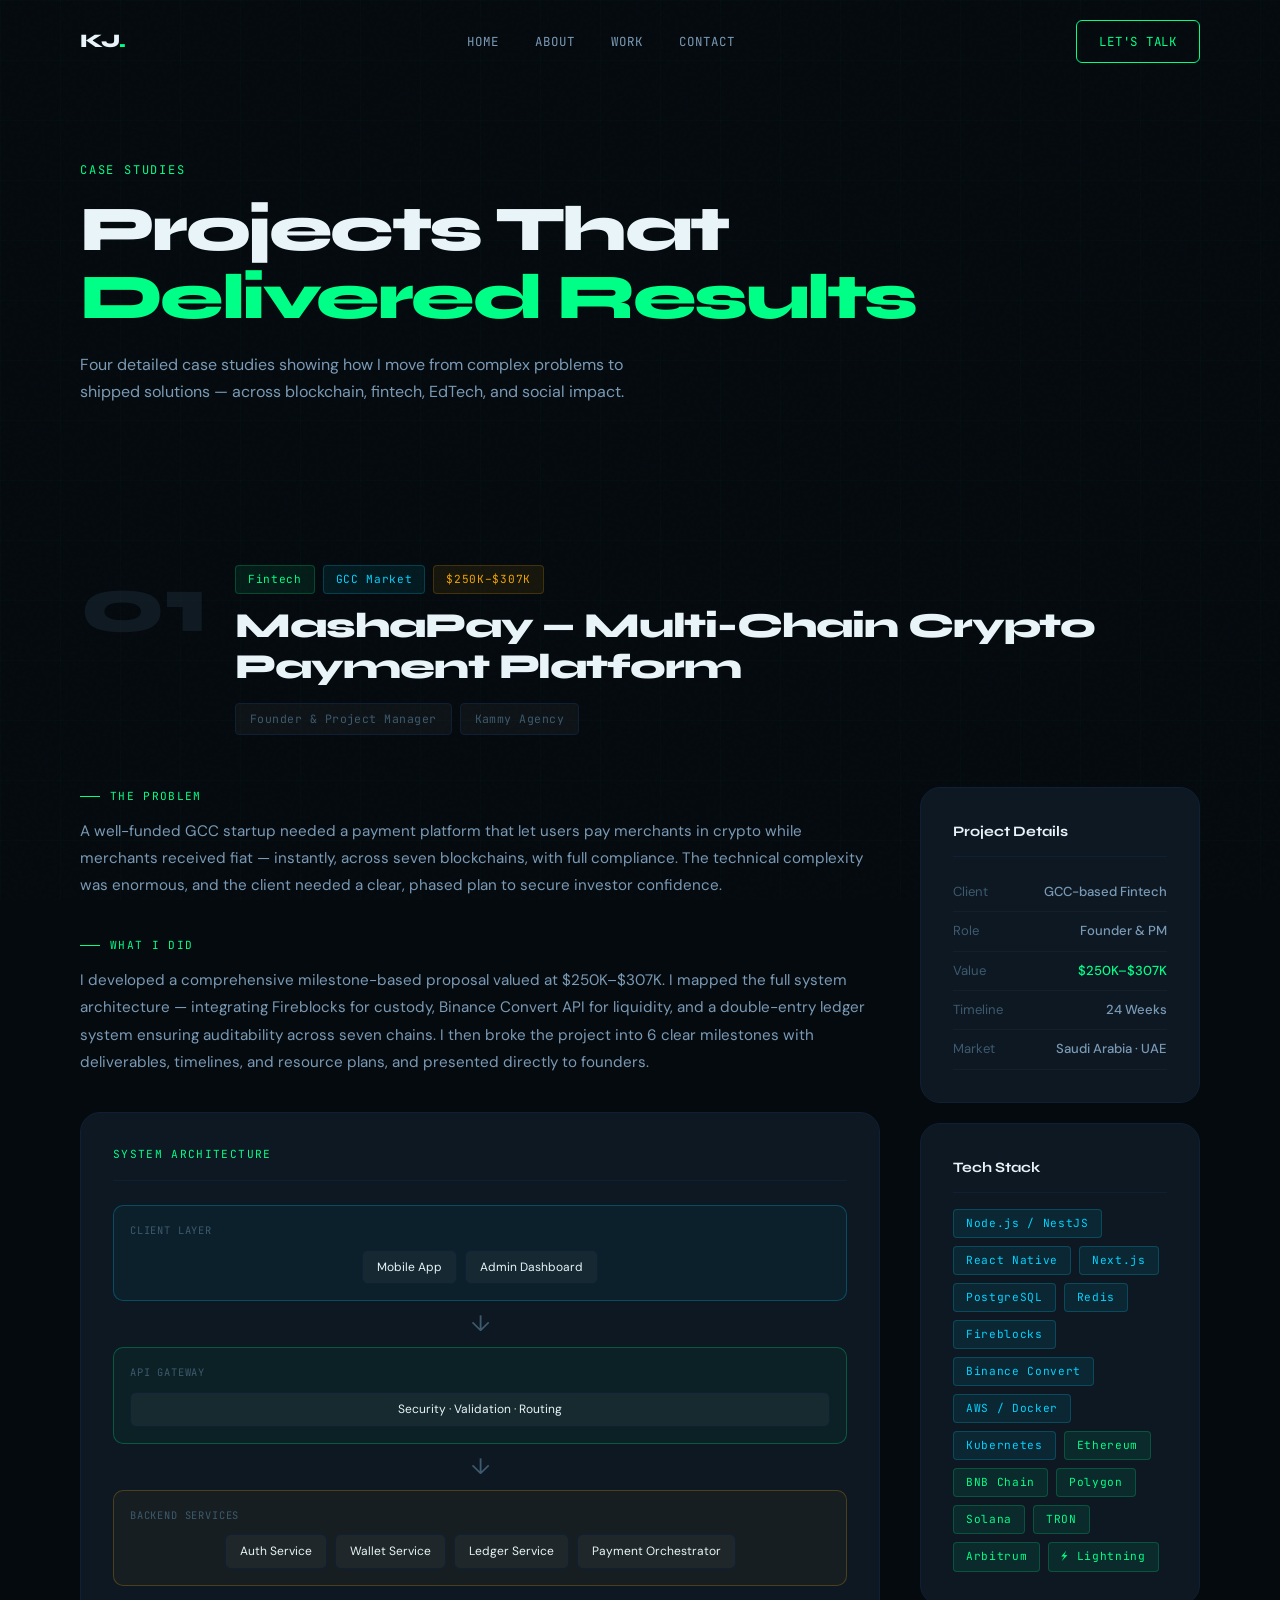
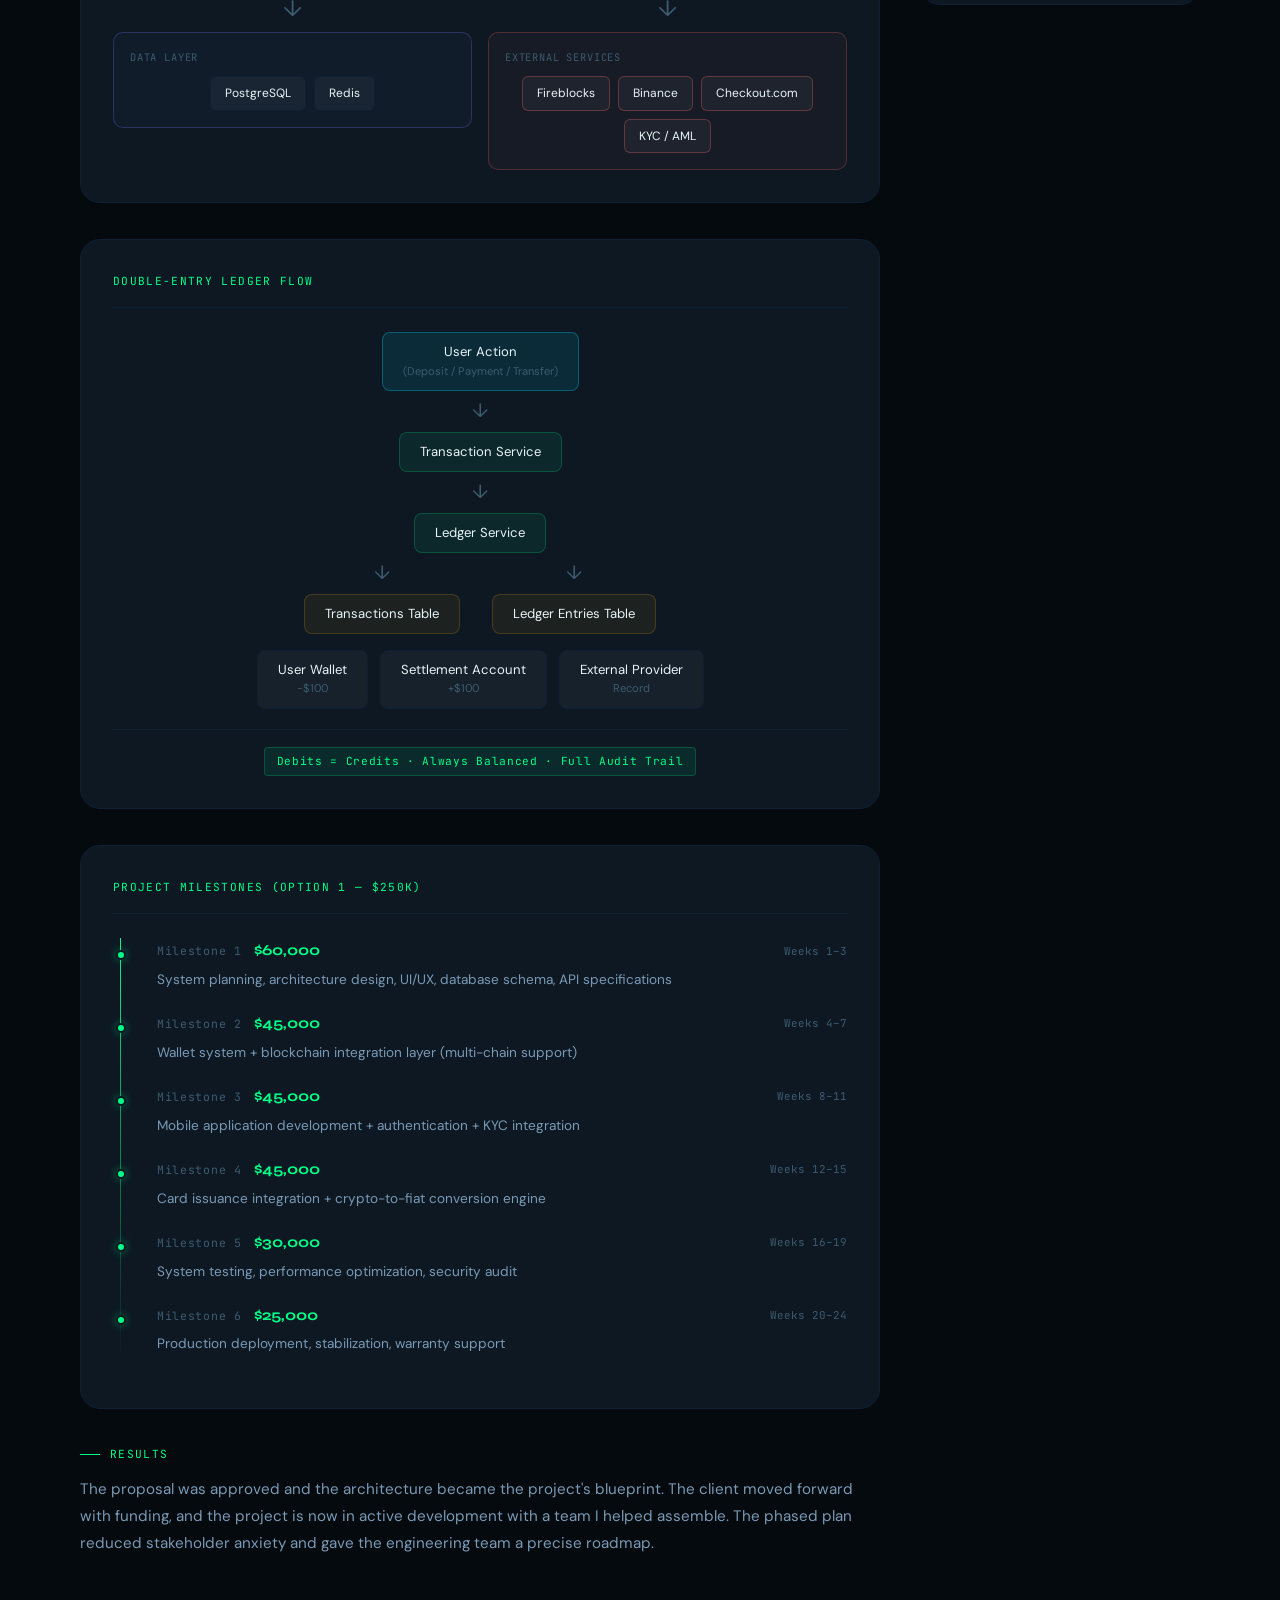
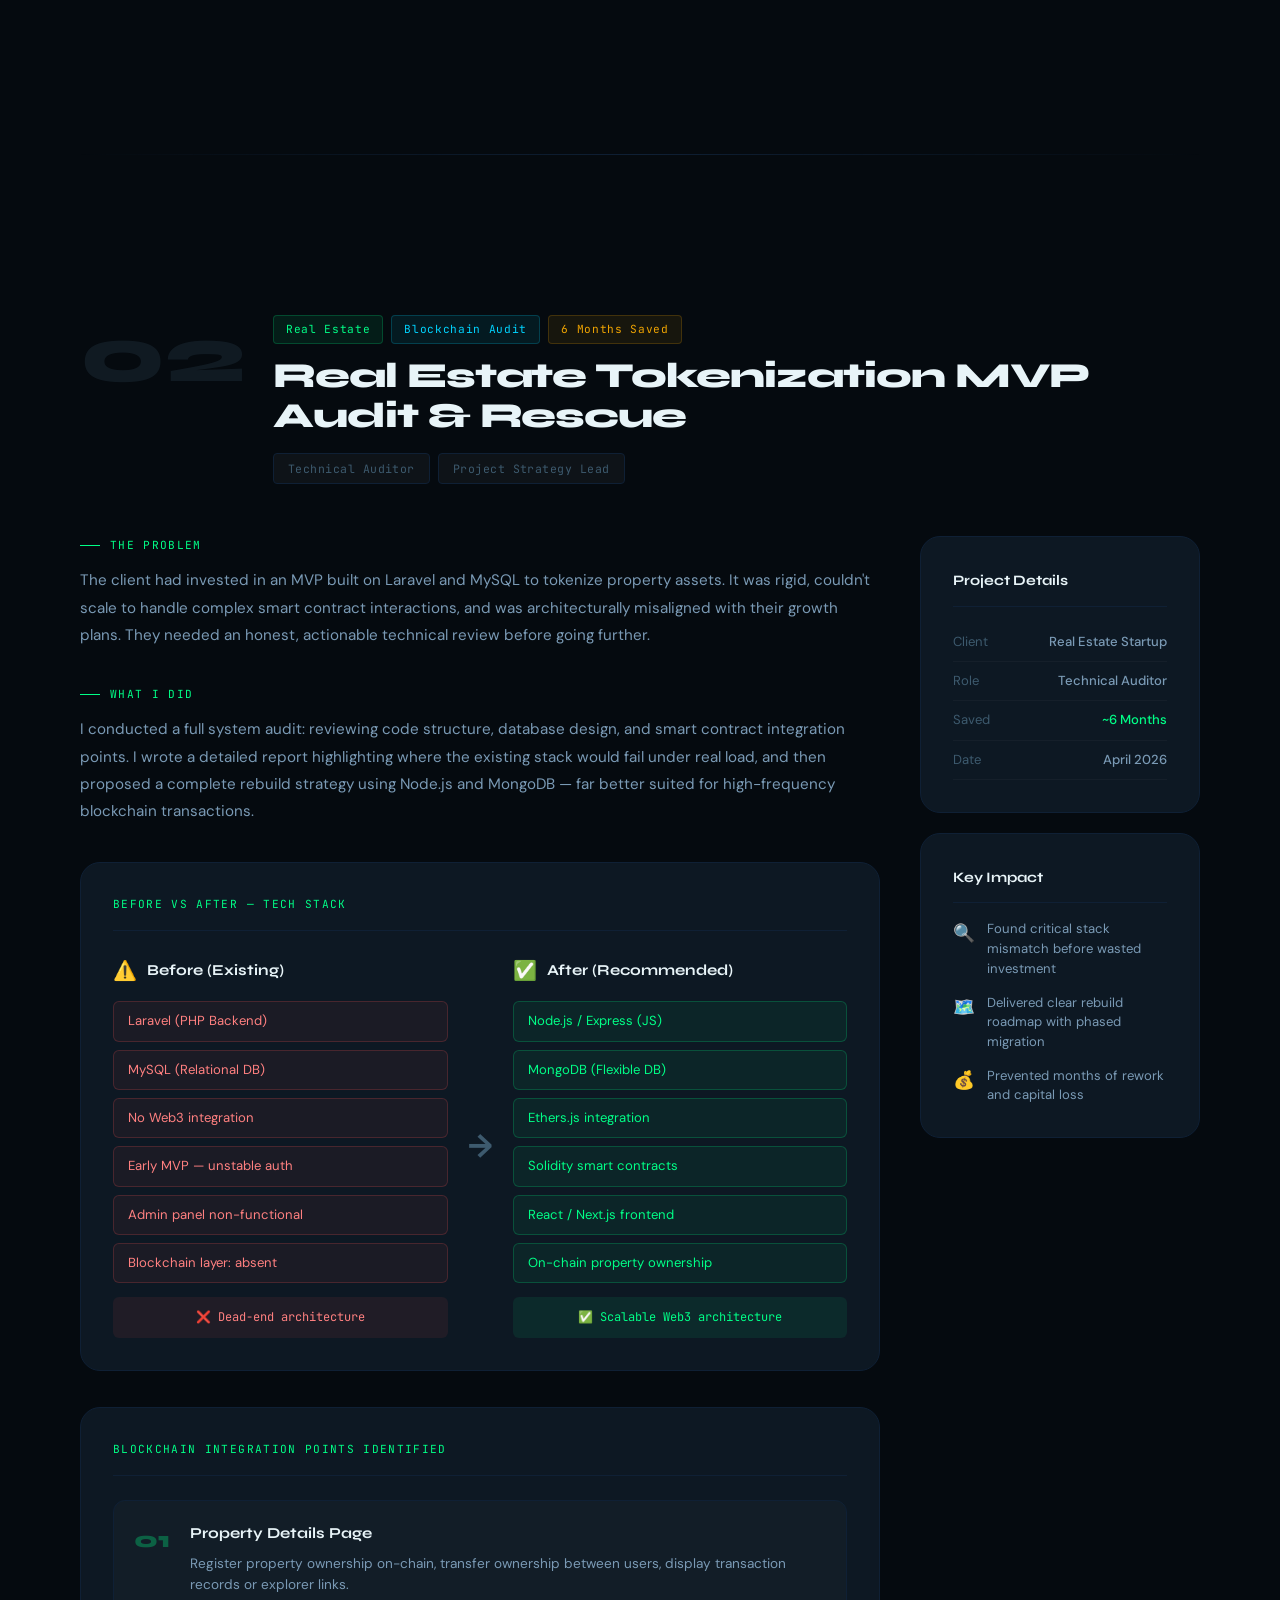
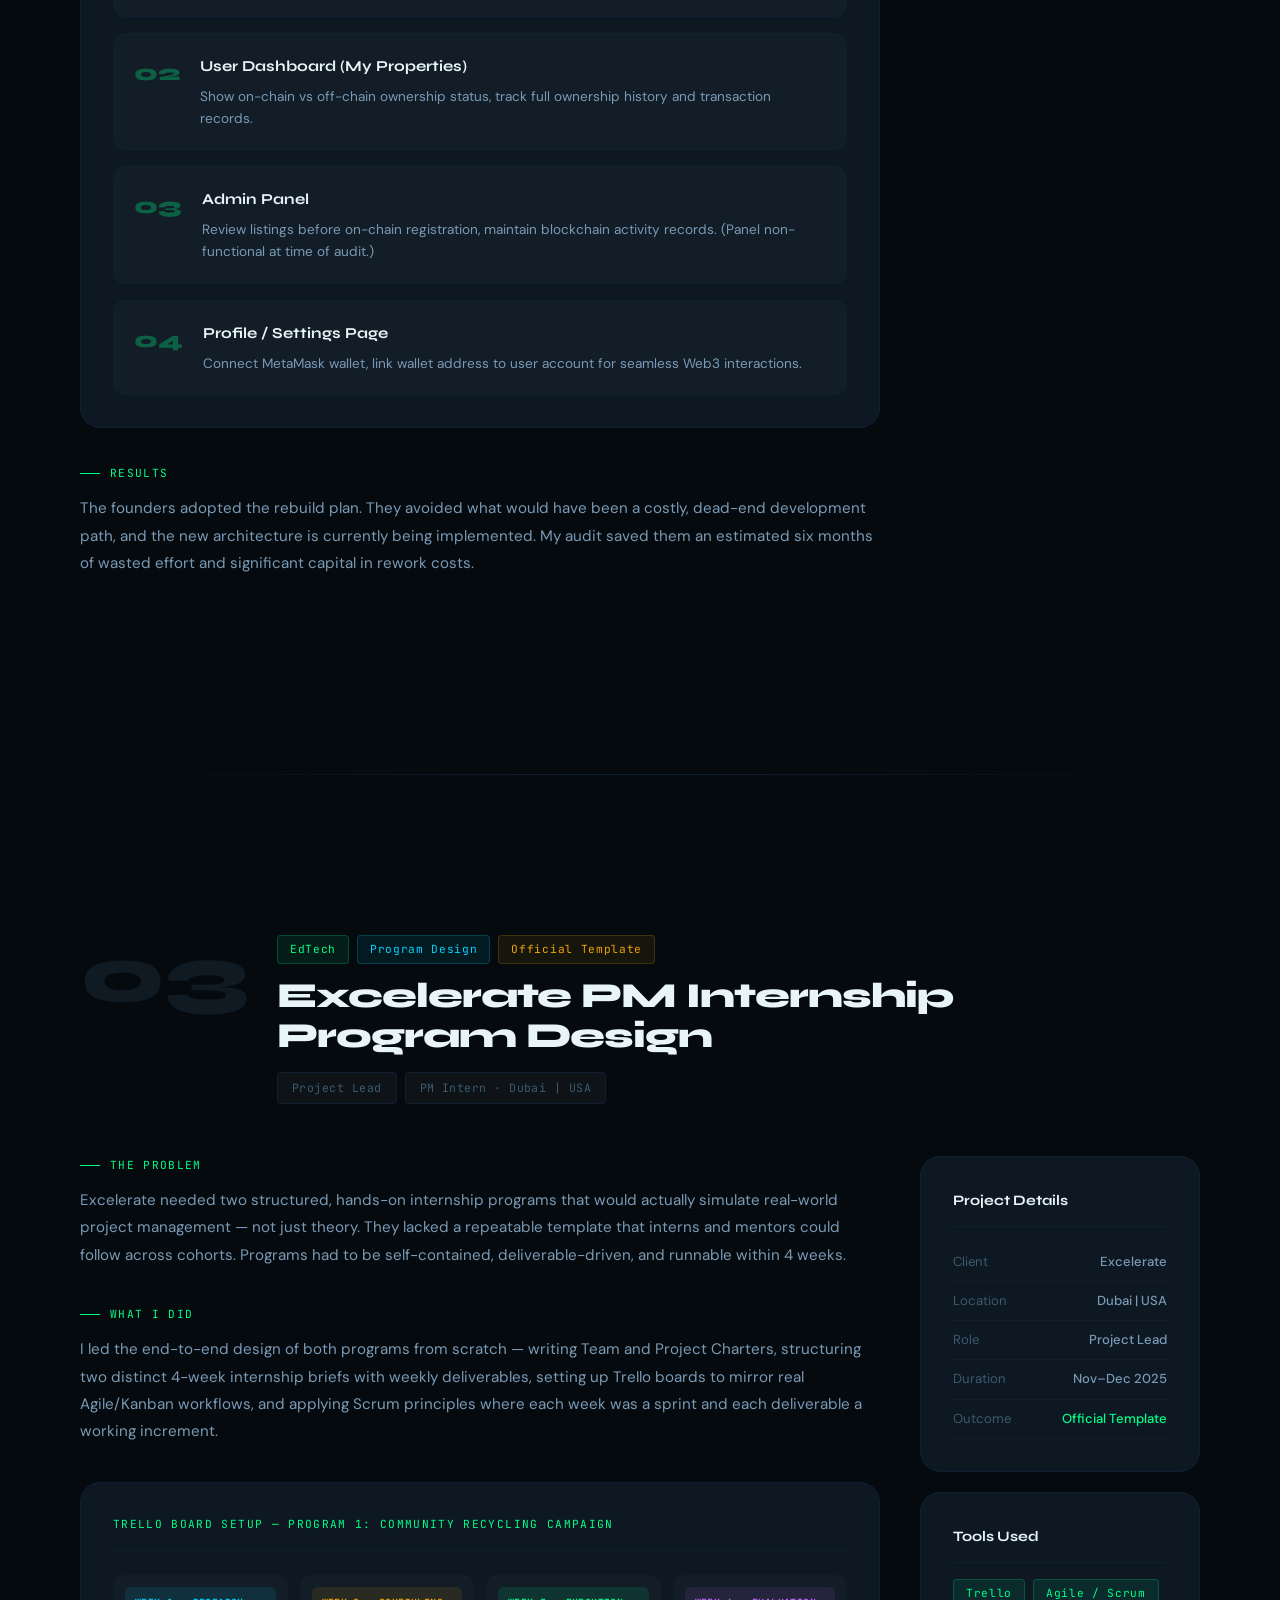
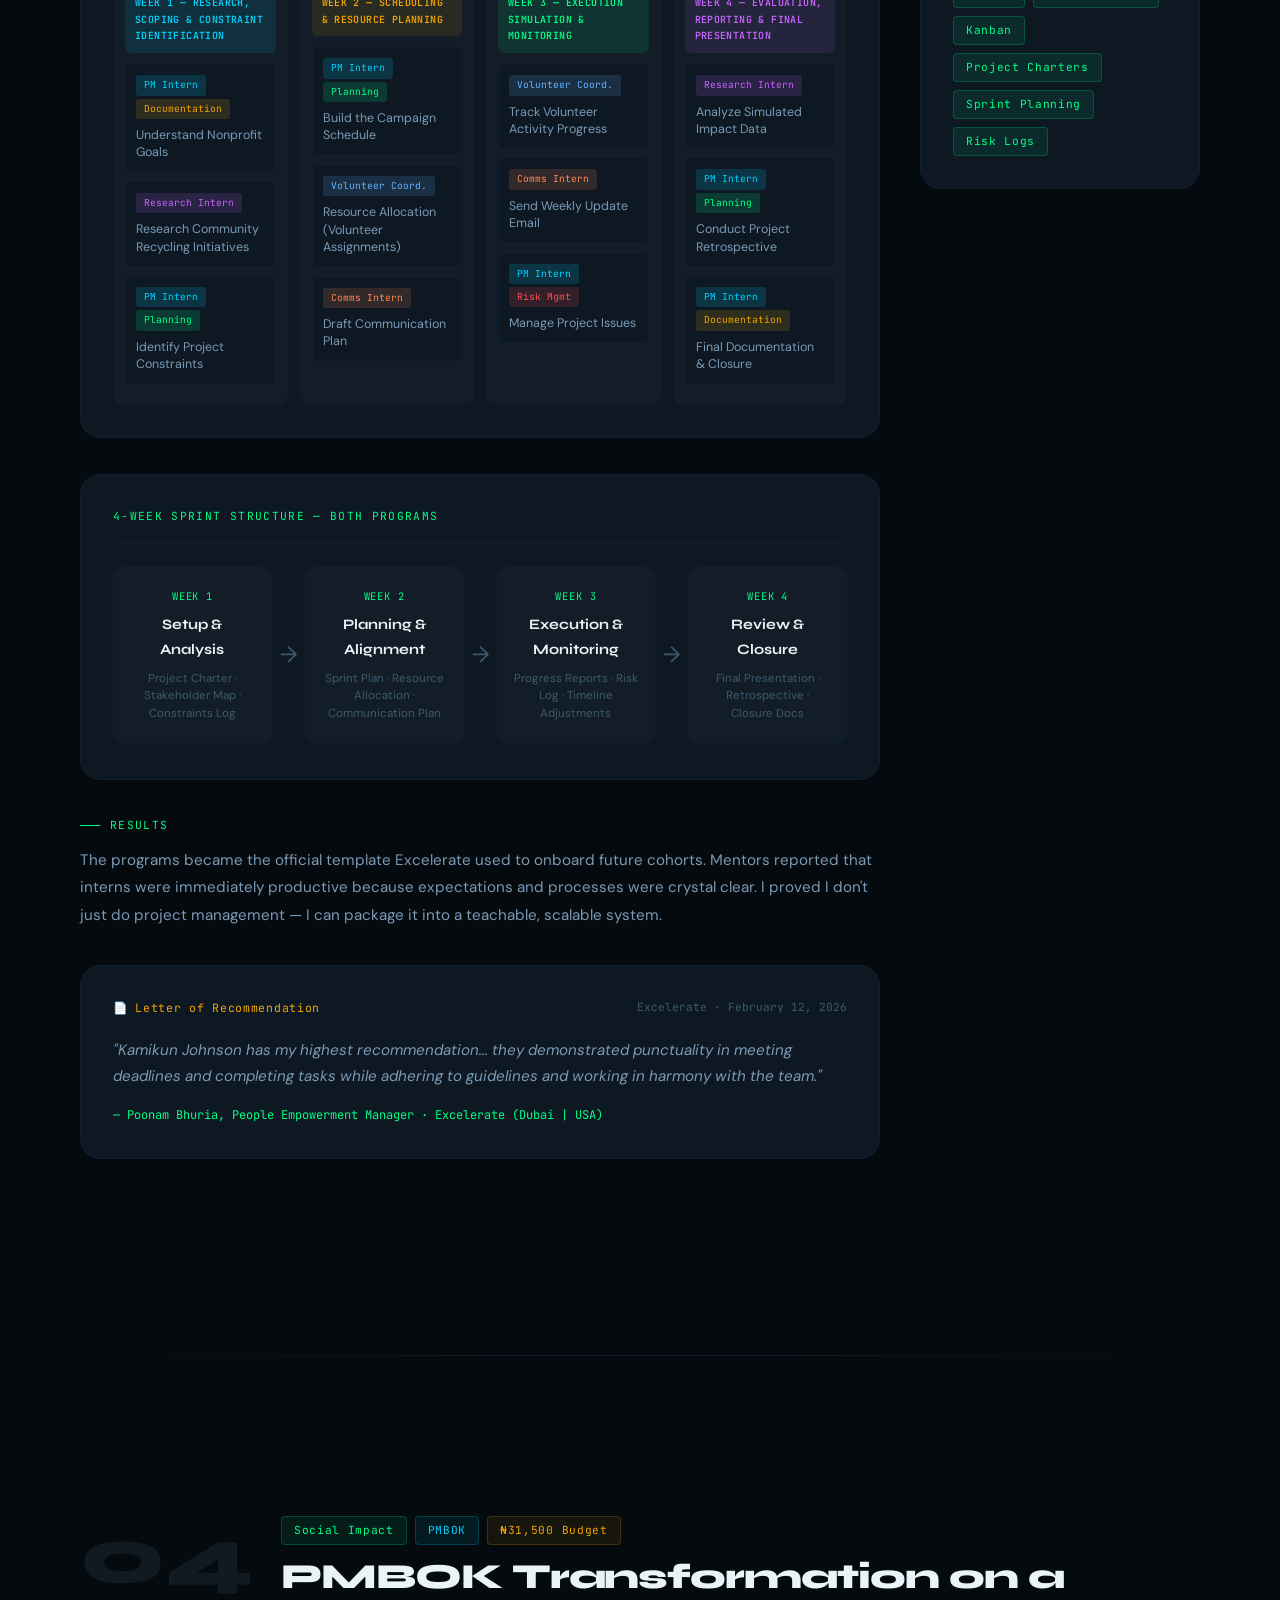
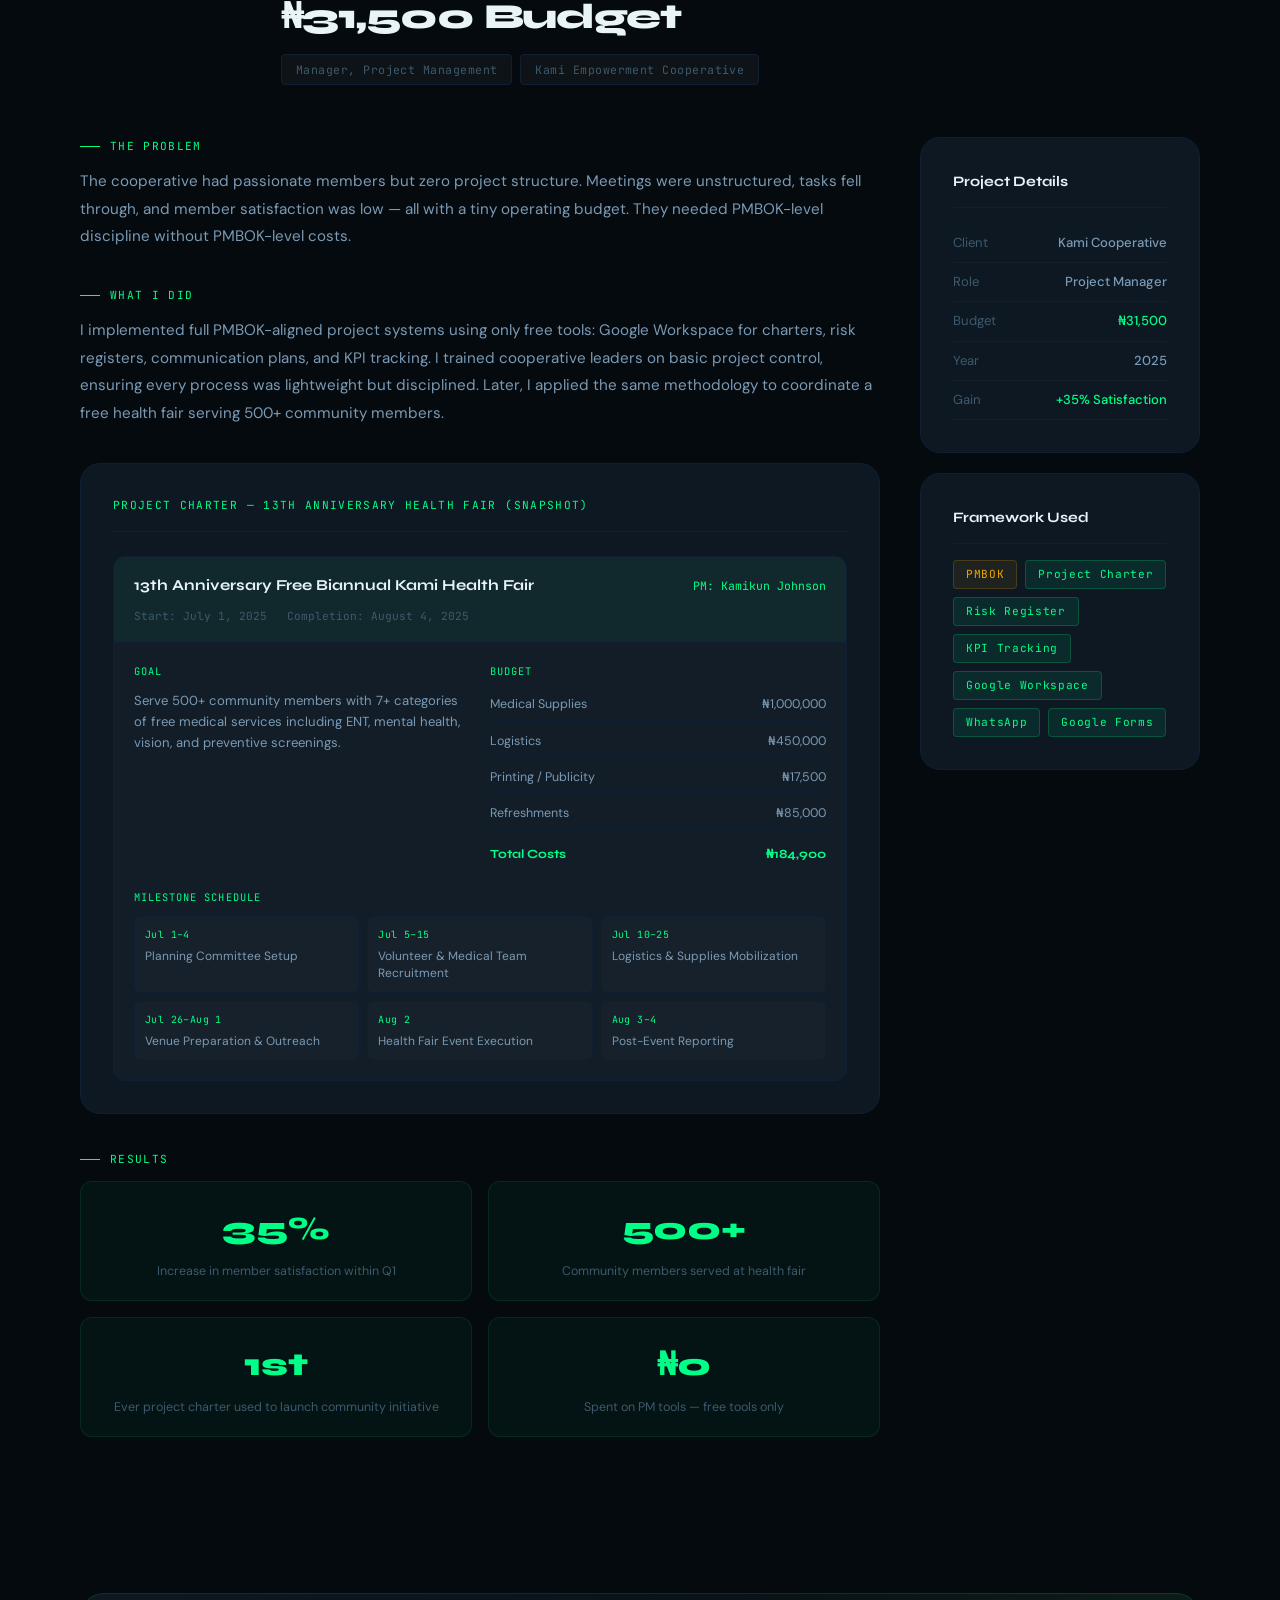
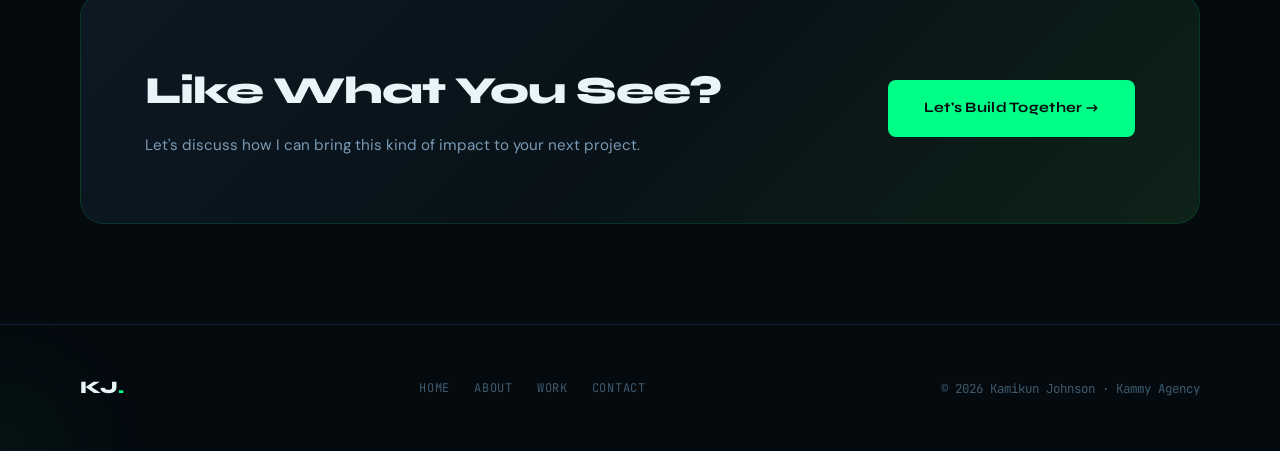
<file: kami portfolio/projects.html>
<!DOCTYPE html>
<html lang="en">
<head>
  <meta charset="UTF-8" />
  <link rel="icon" type="image/svg+xml" href="favicon.svg" />
  <meta name="viewport" content="width=device-width, initial-scale=1.0" />
  <title>Work — Kamikun Johnson</title>
  <meta name="description" content="Case studies by Kamikun Johnson — MashaPay ($307K blockchain platform), Real Estate Tokenization Audit, Excelerate PM Programs, and more." />
  <link rel="stylesheet" href="style.css" />
  <link rel="stylesheet" href="projects.css" />
</head>
<body>

  <nav class="nav">
    <div class="nav-inner">
      <a href="index.html" class="nav-logo">KJ<span>.</span></a>
      <div class="nav-links">
        <a href="index.html">Home</a>
        <a href="about.html">About</a>
        <a href="projects.html">Work</a>
        <a href="contact.html">Contact</a>
      </div>
      <a href="contact.html" class="nav-cta">Let's Talk</a>
      <div class="hamburger" id="hamburger"><span></span><span></span><span></span></div>
    </div>
  </nav>
  <div class="mobile-menu" id="mobileMenu">
    <span class="mobile-menu-close" id="mobileClose">✕</span>
    <a href="index.html">Home</a>
    <a href="about.html">About</a>
    <a href="projects.html">Work</a>
    <a href="contact.html">Contact</a>
  </div>

  <!-- PAGE HEADER -->
  <header class="page-header">
    <div class="container">
      <div class="ph-label reveal">Case Studies</div>
      <h1 class="ph-title reveal">Projects That<br /><span>Delivered Results</span></h1>
      <p class="ph-sub reveal">Four detailed case studies showing how I move from complex problems to shipped solutions — across blockchain, fintech, EdTech, and social impact.</p>
    </div>
  </header>

  <!-- ═══════════════════════════════════════════
       CASE STUDY 1 — MASHAPAY
       ═══════════════════════════════════════════ -->
  <section class="case-study" id="mashapay">
    <div class="container">
      <div class="cs-header reveal">
        <div class="cs-number">01</div>
        <div class="cs-meta">
          <div class="cs-tags">
            <span class="tag">Fintech</span>
            <span class="tag cyan">GCC Market</span>
            <span class="tag gold">$250K–$307K</span>
          </div>
          <h2 class="cs-title">MashaPay — Multi-Chain Crypto Payment Platform</h2>
          <div class="cs-roles">
            <span class="role-chip">Founder & Project Manager</span>
            <span class="role-chip">Kammy Agency</span>
          </div>
        </div>
      </div>

      <div class="cs-grid">
        <div class="cs-main">

          <div class="cs-block reveal">
            <div class="cs-block-label">The Problem</div>
            <p>A well-funded GCC startup needed a payment platform that let users pay merchants in crypto while merchants received fiat — instantly, across seven blockchains, with full compliance. The technical complexity was enormous, and the client needed a clear, phased plan to secure investor confidence.</p>
          </div>

          <div class="cs-block reveal">
            <div class="cs-block-label">What I Did</div>
            <p>I developed a comprehensive milestone-based proposal valued at $250K–$307K. I mapped the full system architecture — integrating Fireblocks for custody, Binance Convert API for liquidity, and a double-entry ledger system ensuring auditability across seven chains. I then broke the project into 6 clear milestones with deliverables, timelines, and resource plans, and presented directly to founders.</p>
          </div>

          <!-- SYSTEM ARCHITECTURE DIAGRAM -->
          <div class="cs-diagram reveal">
            <div class="diagram-label">System Architecture</div>
            <div class="arch-diagram">
              <div class="arch-layer layer-client">
                <div class="arch-layer-label">Client Layer</div>
                <div class="arch-boxes">
                  <div class="arch-box">Mobile App</div>
                  <div class="arch-box">Admin Dashboard</div>
                </div>
              </div>
              <div class="arch-arrow-down">↓</div>
              <div class="arch-layer layer-gateway">
                <div class="arch-layer-label">API Gateway</div>
                <div class="arch-boxes">
                  <div class="arch-box wide">Security · Validation · Routing</div>
                </div>
              </div>
              <div class="arch-arrow-down">↓</div>
              <div class="arch-layer layer-backend">
                <div class="arch-layer-label">Backend Services</div>
                <div class="arch-boxes">
                  <div class="arch-box">Auth Service</div>
                  <div class="arch-box">Wallet Service</div>
                  <div class="arch-box">Ledger Service</div>
                  <div class="arch-box">Payment Orchestrator</div>
                </div>
              </div>
              <div class="arch-row-split">
                <div class="arch-split-left">
                  <div class="arch-arrow-down">↓</div>
                  <div class="arch-layer layer-data">
                    <div class="arch-layer-label">Data Layer</div>
                    <div class="arch-boxes">
                      <div class="arch-box">PostgreSQL</div>
                      <div class="arch-box">Redis</div>
                    </div>
                  </div>
                </div>
                <div class="arch-split-right">
                  <div class="arch-arrow-down">↓</div>
                  <div class="arch-layer layer-external">
                    <div class="arch-layer-label">External Services</div>
                    <div class="arch-boxes">
                      <div class="arch-box ext">Fireblocks</div>
                      <div class="arch-box ext">Binance</div>
                      <div class="arch-box ext">Checkout.com</div>
                      <div class="arch-box ext">KYC / AML</div>
                    </div>
                  </div>
                </div>
              </div>
            </div>
          </div>

          <!-- LEDGER DESIGN -->
          <div class="cs-diagram reveal">
            <div class="diagram-label">Double-Entry Ledger Flow</div>
            <div class="ledger-flow">
              <div class="lf-step">
                <div class="lf-box user">User Action<br/><small>(Deposit / Payment / Transfer)</small></div>
              </div>
              <div class="lf-arrow">↓</div>
              <div class="lf-step">
                <div class="lf-box service">Transaction Service</div>
              </div>
              <div class="lf-arrow">↓</div>
              <div class="lf-step">
                <div class="lf-box service">Ledger Service</div>
              </div>
              <div class="lf-split">
                <div class="lf-branch">
                  <div class="lf-arrow">↓</div>
                  <div class="lf-box data">Transactions Table</div>
                </div>
                <div class="lf-branch">
                  <div class="lf-arrow">↓</div>
                  <div class="lf-box data">Ledger Entries Table</div>
                </div>
              </div>
              <div class="lf-accounts">
                <div class="lf-box acc">User Wallet<br/><small>-$100</small></div>
                <div class="lf-box acc">Settlement Account<br/><small>+$100</small></div>
                <div class="lf-box acc">External Provider<br/><small>Record</small></div>
              </div>
              <div class="lf-principle">
                <span class="tag">Debits = Credits · Always Balanced · Full Audit Trail</span>
              </div>
            </div>
          </div>

          <!-- MILESTONE TIMELINE -->
          <div class="cs-diagram reveal">
            <div class="diagram-label">Project Milestones (Option 1 — $250K)</div>
            <div class="milestone-timeline">
              <div class="ms-item">
                <div class="ms-dot"></div>
                <div class="ms-content">
                  <div class="ms-header">
                    <span class="ms-label">Milestone 1</span>
                    <span class="ms-price">$60,000</span>
                    <span class="ms-weeks">Weeks 1–3</span>
                  </div>
                  <div class="ms-desc">System planning, architecture design, UI/UX, database schema, API specifications</div>
                </div>
              </div>
              <div class="ms-item">
                <div class="ms-dot"></div>
                <div class="ms-content">
                  <div class="ms-header">
                    <span class="ms-label">Milestone 2</span>
                    <span class="ms-price">$45,000</span>
                    <span class="ms-weeks">Weeks 4–7</span>
                  </div>
                  <div class="ms-desc">Wallet system + blockchain integration layer (multi-chain support)</div>
                </div>
              </div>
              <div class="ms-item">
                <div class="ms-dot"></div>
                <div class="ms-content">
                  <div class="ms-header">
                    <span class="ms-label">Milestone 3</span>
                    <span class="ms-price">$45,000</span>
                    <span class="ms-weeks">Weeks 8–11</span>
                  </div>
                  <div class="ms-desc">Mobile application development + authentication + KYC integration</div>
                </div>
              </div>
              <div class="ms-item">
                <div class="ms-dot"></div>
                <div class="ms-content">
                  <div class="ms-header">
                    <span class="ms-label">Milestone 4</span>
                    <span class="ms-price">$45,000</span>
                    <span class="ms-weeks">Weeks 12–15</span>
                  </div>
                  <div class="ms-desc">Card issuance integration + crypto-to-fiat conversion engine</div>
                </div>
              </div>
              <div class="ms-item">
                <div class="ms-dot"></div>
                <div class="ms-content">
                  <div class="ms-header">
                    <span class="ms-label">Milestone 5</span>
                    <span class="ms-price">$30,000</span>
                    <span class="ms-weeks">Weeks 16–19</span>
                  </div>
                  <div class="ms-desc">System testing, performance optimization, security audit</div>
                </div>
              </div>
              <div class="ms-item">
                <div class="ms-dot"></div>
                <div class="ms-content">
                  <div class="ms-header">
                    <span class="ms-label">Milestone 6</span>
                    <span class="ms-price">$25,000</span>
                    <span class="ms-weeks">Weeks 20–24</span>
                  </div>
                  <div class="ms-desc">Production deployment, stabilization, warranty support</div>
                </div>
              </div>
            </div>
          </div>

          <div class="cs-block reveal">
            <div class="cs-block-label">Results</div>
            <p>The proposal was approved and the architecture became the project's blueprint. The client moved forward with funding, and the project is now in active development with a team I helped assemble. The phased plan reduced stakeholder anxiety and gave the engineering team a precise roadmap.</p>
          </div>

        </div>

        <div class="cs-sidebar">
          <div class="cs-detail-card card reveal">
            <h4 class="cdc-title">Project Details</h4>
            <div class="cdc-row"><span>Client</span><span>GCC-based Fintech</span></div>
            <div class="cdc-row"><span>Role</span><span>Founder & PM</span></div>
            <div class="cdc-row"><span>Value</span><span class="green">$250K–$307K</span></div>
            <div class="cdc-row"><span>Timeline</span><span>24 Weeks</span></div>
            <div class="cdc-row"><span>Market</span><span>Saudi Arabia · UAE</span></div>
          </div>
          <div class="cs-tech-card card reveal">
            <h4 class="cdc-title">Tech Stack</h4>
            <div class="tech-list">
              <span class="tag cyan">Node.js / NestJS</span>
              <span class="tag cyan">React Native</span>
              <span class="tag cyan">Next.js</span>
              <span class="tag cyan">PostgreSQL</span>
              <span class="tag cyan">Redis</span>
              <span class="tag cyan">Fireblocks</span>
              <span class="tag cyan">Binance Convert</span>
              <span class="tag cyan">AWS / Docker</span>
              <span class="tag cyan">Kubernetes</span>
              <span class="tag">Ethereum</span>
              <span class="tag">BNB Chain</span>
              <span class="tag">Polygon</span>
              <span class="tag">Solana</span>
              <span class="tag">TRON</span>
              <span class="tag">Arbitrum</span>
              <span class="tag">⚡ Lightning</span>
            </div>
          </div>
        </div>
      </div>
    </div>
  </section>

  <div class="cs-divider"><div class="container"><div class="divider"></div></div></div>

  <!-- ═══════════════════════════════════════════
       CASE STUDY 2 — REAL ESTATE TOKENIZATION
       ═══════════════════════════════════════════ -->
  <section class="case-study" id="realestate">
    <div class="container">
      <div class="cs-header reveal">
        <div class="cs-number">02</div>
        <div class="cs-meta">
          <div class="cs-tags">
            <span class="tag">Real Estate</span>
            <span class="tag cyan">Blockchain Audit</span>
            <span class="tag gold">6 Months Saved</span>
          </div>
          <h2 class="cs-title">Real Estate Tokenization MVP Audit & Rescue</h2>
          <div class="cs-roles">
            <span class="role-chip">Technical Auditor</span>
            <span class="role-chip">Project Strategy Lead</span>
          </div>
        </div>
      </div>

      <div class="cs-grid">
        <div class="cs-main">
          <div class="cs-block reveal">
            <div class="cs-block-label">The Problem</div>
            <p>The client had invested in an MVP built on Laravel and MySQL to tokenize property assets. It was rigid, couldn't scale to handle complex smart contract interactions, and was architecturally misaligned with their growth plans. They needed an honest, actionable technical review before going further.</p>
          </div>

          <div class="cs-block reveal">
            <div class="cs-block-label">What I Did</div>
            <p>I conducted a full system audit: reviewing code structure, database design, and smart contract integration points. I wrote a detailed report highlighting where the existing stack would fail under real load, and then proposed a complete rebuild strategy using Node.js and MongoDB — far better suited for high-frequency blockchain transactions.</p>
          </div>

          <!-- BEFORE / AFTER COMPARISON -->
          <div class="cs-diagram reveal">
            <div class="diagram-label">Before vs After — Tech Stack</div>
            <div class="stack-compare">
              <div class="sc-col sc-before">
                <div class="sc-header">
                  <span class="sc-icon">⚠️</span>
                  <span class="sc-label">Before (Existing)</span>
                </div>
                <div class="sc-items">
                  <div class="sc-item bad">Laravel (PHP Backend)</div>
                  <div class="sc-item bad">MySQL (Relational DB)</div>
                  <div class="sc-item bad">No Web3 integration</div>
                  <div class="sc-item bad">Early MVP — unstable auth</div>
                  <div class="sc-item bad">Admin panel non-functional</div>
                  <div class="sc-item bad">Blockchain layer: absent</div>
                </div>
                <div class="sc-verdict bad-verdict">❌ Dead-end architecture</div>
              </div>
              <div class="sc-arrow">→</div>
              <div class="sc-col sc-after">
                <div class="sc-header">
                  <span class="sc-icon">✅</span>
                  <span class="sc-label">After (Recommended)</span>
                </div>
                <div class="sc-items">
                  <div class="sc-item good">Node.js / Express (JS)</div>
                  <div class="sc-item good">MongoDB (Flexible DB)</div>
                  <div class="sc-item good">Ethers.js integration</div>
                  <div class="sc-item good">Solidity smart contracts</div>
                  <div class="sc-item good">React / Next.js frontend</div>
                  <div class="sc-item good">On-chain property ownership</div>
                </div>
                <div class="sc-verdict good-verdict">✅ Scalable Web3 architecture</div>
              </div>
            </div>
          </div>

          <!-- AUDIT FINDINGS -->
          <div class="cs-diagram reveal">
            <div class="diagram-label">Blockchain Integration Points Identified</div>
            <div class="audit-points">
              <div class="ap-item">
                <div class="ap-num">01</div>
                <div class="ap-content">
                  <div class="ap-title">Property Details Page</div>
                  <p class="ap-desc">Register property ownership on-chain, transfer ownership between users, display transaction records or explorer links.</p>
                </div>
              </div>
              <div class="ap-item">
                <div class="ap-num">02</div>
                <div class="ap-content">
                  <div class="ap-title">User Dashboard (My Properties)</div>
                  <p class="ap-desc">Show on-chain vs off-chain ownership status, track full ownership history and transaction records.</p>
                </div>
              </div>
              <div class="ap-item">
                <div class="ap-num">03</div>
                <div class="ap-content">
                  <div class="ap-title">Admin Panel</div>
                  <p class="ap-desc">Review listings before on-chain registration, maintain blockchain activity records. (Panel non-functional at time of audit.)</p>
                </div>
              </div>
              <div class="ap-item">
                <div class="ap-num">04</div>
                <div class="ap-content">
                  <div class="ap-title">Profile / Settings Page</div>
                  <p class="ap-desc">Connect MetaMask wallet, link wallet address to user account for seamless Web3 interactions.</p>
                </div>
              </div>
            </div>
          </div>

          <div class="cs-block reveal">
            <div class="cs-block-label">Results</div>
            <p>The founders adopted the rebuild plan. They avoided what would have been a costly, dead-end development path, and the new architecture is currently being implemented. My audit saved them an estimated six months of wasted effort and significant capital in rework costs.</p>
          </div>
        </div>

        <div class="cs-sidebar">
          <div class="cs-detail-card card reveal">
            <h4 class="cdc-title">Project Details</h4>
            <div class="cdc-row"><span>Client</span><span>Real Estate Startup</span></div>
            <div class="cdc-row"><span>Role</span><span>Technical Auditor</span></div>
            <div class="cdc-row"><span>Saved</span><span class="green">~6 Months</span></div>
            <div class="cdc-row"><span>Date</span><span>April 2026</span></div>
          </div>
          <div class="cs-impact-card card reveal">
            <h4 class="cdc-title">Key Impact</h4>
            <div class="impact-items">
              <div class="impact-item">
                <div class="ii-icon">🔍</div>
                <div class="ii-text">Found critical stack mismatch before wasted investment</div>
              </div>
              <div class="impact-item">
                <div class="ii-icon">🗺️</div>
                <div class="ii-text">Delivered clear rebuild roadmap with phased migration</div>
              </div>
              <div class="impact-item">
                <div class="ii-icon">💰</div>
                <div class="ii-text">Prevented months of rework and capital loss</div>
              </div>
            </div>
          </div>
        </div>
      </div>
    </div>
  </section>

  <div class="cs-divider"><div class="container"><div class="divider"></div></div></div>

  <!-- ═══════════════════════════════════════════
       CASE STUDY 3 — EXCELERATE
       ═══════════════════════════════════════════ -->
  <section class="case-study" id="excelerate">
    <div class="container">
      <div class="cs-header reveal">
        <div class="cs-number">03</div>
        <div class="cs-meta">
          <div class="cs-tags">
            <span class="tag">EdTech</span>
            <span class="tag cyan">Program Design</span>
            <span class="tag gold">Official Template</span>
          </div>
          <h2 class="cs-title">Excelerate PM Internship Program Design</h2>
          <div class="cs-roles">
            <span class="role-chip">Project Lead</span>
            <span class="role-chip">PM Intern · Dubai | USA</span>
          </div>
        </div>
      </div>

      <div class="cs-grid">
        <div class="cs-main">
          <div class="cs-block reveal">
            <div class="cs-block-label">The Problem</div>
            <p>Excelerate needed two structured, hands-on internship programs that would actually simulate real-world project management — not just theory. They lacked a repeatable template that interns and mentors could follow across cohorts. Programs had to be self-contained, deliverable-driven, and runnable within 4 weeks.</p>
          </div>

          <div class="cs-block reveal">
            <div class="cs-block-label">What I Did</div>
            <p>I led the end-to-end design of both programs from scratch — writing Team and Project Charters, structuring two distinct 4-week internship briefs with weekly deliverables, setting up Trello boards to mirror real Agile/Kanban workflows, and applying Scrum principles where each week was a sprint and each deliverable a working increment.</p>
          </div>

          <!-- TRELLO BOARDS SHOWCASE -->
          <div class="cs-diagram reveal">
            <div class="diagram-label">Trello Board Setup — Program 1: Community Recycling Campaign</div>
            <div class="trello-board">
              <div class="trello-col">
                <div class="trello-col-header week1">WEEK 1 — RESEARCH, SCOPING & CONSTRAINT IDENTIFICATION</div>
                <div class="trello-card"><span class="tc-tag pm">PM Intern</span><span class="tc-tag doc">Documentation</span><p>Understand Nonprofit Goals</p></div>
                <div class="trello-card"><span class="tc-tag research">Research Intern</span><p>Research Community Recycling Initiatives</p></div>
                <div class="trello-card"><span class="tc-tag pm">PM Intern</span><span class="tc-tag planning">Planning</span><p>Identify Project Constraints</p></div>
              </div>
              <div class="trello-col">
                <div class="trello-col-header week2">WEEK 2 — SCHEDULING & RESOURCE PLANNING</div>
                <div class="trello-card"><span class="tc-tag pm">PM Intern</span><span class="tc-tag planning">Planning</span><p>Build the Campaign Schedule</p></div>
                <div class="trello-card"><span class="tc-tag volunteer">Volunteer Coord.</span><p>Resource Allocation (Volunteer Assignments)</p></div>
                <div class="trello-card"><span class="tc-tag comms">Comms Intern</span><p>Draft Communication Plan</p></div>
              </div>
              <div class="trello-col">
                <div class="trello-col-header week3">WEEK 3 — EXECUTION SIMULATION & MONITORING</div>
                <div class="trello-card"><span class="tc-tag volunteer">Volunteer Coord.</span><p>Track Volunteer Activity Progress</p></div>
                <div class="trello-card"><span class="tc-tag comms">Comms Intern</span><p>Send Weekly Update Email</p></div>
                <div class="trello-card"><span class="tc-tag pm">PM Intern</span><span class="tc-tag risk">Risk Mgmt</span><p>Manage Project Issues</p></div>
              </div>
              <div class="trello-col">
                <div class="trello-col-header week4">WEEK 4 — EVALUATION, REPORTING & FINAL PRESENTATION</div>
                <div class="trello-card"><span class="tc-tag research">Research Intern</span><p>Analyze Simulated Impact Data</p></div>
                <div class="trello-card"><span class="tc-tag pm">PM Intern</span><span class="tc-tag planning">Planning</span><p>Conduct Project Retrospective</p></div>
                <div class="trello-card"><span class="tc-tag pm">PM Intern</span><span class="tc-tag doc">Documentation</span><p>Final Documentation & Closure</p></div>
              </div>
            </div>
          </div>

          <!-- SPRINT STRUCTURE -->
          <div class="cs-diagram reveal">
            <div class="diagram-label">4-Week Sprint Structure — Both Programs</div>
            <div class="sprint-grid">
              <div class="sprint-item">
                <div class="sprint-week">Week 1</div>
                <div class="sprint-title">Setup & Analysis</div>
                <div class="sprint-deliverable">Project Charter · Stakeholder Map · Constraints Log</div>
              </div>
              <div class="sprint-arrow">→</div>
              <div class="sprint-item">
                <div class="sprint-week">Week 2</div>
                <div class="sprint-title">Planning & Alignment</div>
                <div class="sprint-deliverable">Sprint Plan · Resource Allocation · Communication Plan</div>
              </div>
              <div class="sprint-arrow">→</div>
              <div class="sprint-item">
                <div class="sprint-week">Week 3</div>
                <div class="sprint-title">Execution & Monitoring</div>
                <div class="sprint-deliverable">Progress Reports · Risk Log · Timeline Adjustments</div>
              </div>
              <div class="sprint-arrow">→</div>
              <div class="sprint-item">
                <div class="sprint-week">Week 4</div>
                <div class="sprint-title">Review & Closure</div>
                <div class="sprint-deliverable">Final Presentation · Retrospective · Closure Docs</div>
              </div>
            </div>
          </div>

          <div class="cs-block reveal">
            <div class="cs-block-label">Results</div>
            <p>The programs became the official template Excelerate used to onboard future cohorts. Mentors reported that interns were immediately productive because expectations and processes were crystal clear. I proved I don't just do project management — I can package it into a teachable, scalable system.</p>
          </div>

          <!-- RECOMMENDATION BADGE -->
          <div class="lor-card card reveal">
            <div class="lor-header">
              <div class="lor-badge">📄 Letter of Recommendation</div>
              <div class="lor-org">Excelerate · February 12, 2026</div>
            </div>
            <p class="lor-quote">"Kamikun Johnson has my highest recommendation... they demonstrated punctuality in meeting deadlines and completing tasks while adhering to guidelines and working in harmony with the team."</p>
            <div class="lor-sig">— Poonam Bhuria, People Empowerment Manager · Excelerate (Dubai | USA)</div>
          </div>
        </div>

        <div class="cs-sidebar">
          <div class="cs-detail-card card reveal">
            <h4 class="cdc-title">Project Details</h4>
            <div class="cdc-row"><span>Client</span><span>Excelerate</span></div>
            <div class="cdc-row"><span>Location</span><span>Dubai | USA</span></div>
            <div class="cdc-row"><span>Role</span><span>Project Lead</span></div>
            <div class="cdc-row"><span>Duration</span><span>Nov–Dec 2025</span></div>
            <div class="cdc-row"><span>Outcome</span><span class="green">Official Template</span></div>
          </div>
          <div class="cs-tech-card card reveal">
            <h4 class="cdc-title">Tools Used</h4>
            <div class="tech-list">
              <span class="tag">Trello</span>
              <span class="tag">Agile / Scrum</span>
              <span class="tag">Kanban</span>
              <span class="tag">Project Charters</span>
              <span class="tag">Sprint Planning</span>
              <span class="tag">Risk Logs</span>
            </div>
          </div>
        </div>
      </div>
    </div>
  </section>

  <div class="cs-divider"><div class="container"><div class="divider"></div></div></div>

  <!-- ═══════════════════════════════════════════
       CASE STUDY 4 — PMBOK / COOPERATIVE
       ═══════════════════════════════════════════ -->
  <section class="case-study" id="cooperative">
    <div class="container">
      <div class="cs-header reveal">
        <div class="cs-number">04</div>
        <div class="cs-meta">
          <div class="cs-tags">
            <span class="tag">Social Impact</span>
            <span class="tag cyan">PMBOK</span>
            <span class="tag gold">₦31,500 Budget</span>
          </div>
          <h2 class="cs-title">PMBOK Transformation on a ₦31,500 Budget</h2>
          <div class="cs-roles">
            <span class="role-chip">Manager, Project Management</span>
            <span class="role-chip">Kami Empowerment Cooperative</span>
          </div>
        </div>
      </div>

      <div class="cs-grid">
        <div class="cs-main">
          <div class="cs-block reveal">
            <div class="cs-block-label">The Problem</div>
            <p>The cooperative had passionate members but zero project structure. Meetings were unstructured, tasks fell through, and member satisfaction was low — all with a tiny operating budget. They needed PMBOK-level discipline without PMBOK-level costs.</p>
          </div>

          <div class="cs-block reveal">
            <div class="cs-block-label">What I Did</div>
            <p>I implemented full PMBOK-aligned project systems using only free tools: Google Workspace for charters, risk registers, communication plans, and KPI tracking. I trained cooperative leaders on basic project control, ensuring every process was lightweight but disciplined. Later, I applied the same methodology to coordinate a free health fair serving 500+ community members.</p>
          </div>

          <!-- PROJECT CHARTER SNAPSHOT -->
          <div class="cs-diagram reveal">
            <div class="diagram-label">Project Charter — 13th Anniversary Health Fair (Snapshot)</div>
            <div class="charter-card">
              <div class="charter-header">
                <div class="charter-title-row">
                  <span class="charter-project">13th Anniversary Free Biannual Kami Health Fair</span>
                  <span class="charter-pm">PM: Kamikun Johnson</span>
                </div>
                <div class="charter-dates">
                  <span>Start: July 1, 2025</span>
                  <span>Completion: August 4, 2025</span>
                </div>
              </div>
              <div class="charter-body">
                <div class="charter-row">
                  <div class="charter-col">
                    <div class="charter-col-label">Goal</div>
                    <p>Serve 500+ community members with 7+ categories of free medical services including ENT, mental health, vision, and preventive screenings.</p>
                  </div>
                  <div class="charter-col">
                    <div class="charter-col-label">Budget</div>
                    <div class="charter-budget">
                      <div class="cb-row"><span>Medical Supplies</span><span>₦1,000,000</span></div>
                      <div class="cb-row"><span>Logistics</span><span>₦450,000</span></div>
                      <div class="cb-row"><span>Printing / Publicity</span><span>₦17,500</span></div>
                      <div class="cb-row"><span>Refreshments</span><span>₦85,000</span></div>
                      <div class="cb-row total"><span>Total Costs</span><span>₦184,900</span></div>
                    </div>
                  </div>
                </div>
                <div class="charter-milestones">
                  <div class="charter-col-label">Milestone Schedule</div>
                  <div class="cm-grid">
                    <div class="cm-item"><span class="cm-date">Jul 1–4</span><span>Planning Committee Setup</span></div>
                    <div class="cm-item"><span class="cm-date">Jul 5–15</span><span>Volunteer & Medical Team Recruitment</span></div>
                    <div class="cm-item"><span class="cm-date">Jul 10–25</span><span>Logistics & Supplies Mobilization</span></div>
                    <div class="cm-item"><span class="cm-date">Jul 26–Aug 1</span><span>Venue Preparation & Outreach</span></div>
                    <div class="cm-item"><span class="cm-date">Aug 2</span><span>Health Fair Event Execution</span></div>
                    <div class="cm-item"><span class="cm-date">Aug 3–4</span><span>Post-Event Reporting</span></div>
                  </div>
                </div>
              </div>
            </div>
          </div>

          <div class="cs-block reveal">
            <div class="cs-block-label">Results</div>
            <div class="results-grid">
              <div class="result-item">
                <div class="ri-number green">35%</div>
                <div class="ri-label">Increase in member satisfaction within Q1</div>
              </div>
              <div class="result-item">
                <div class="ri-number green">500+</div>
                <div class="ri-label">Community members served at health fair</div>
              </div>
              <div class="result-item">
                <div class="ri-number green">1st</div>
                <div class="ri-label">Ever project charter used to launch community initiative</div>
              </div>
              <div class="result-item">
                <div class="ri-number green">₦0</div>
                <div class="ri-label">Spent on PM tools — free tools only</div>
              </div>
            </div>
          </div>
        </div>

        <div class="cs-sidebar">
          <div class="cs-detail-card card reveal">
            <h4 class="cdc-title">Project Details</h4>
            <div class="cdc-row"><span>Client</span><span>Kami Cooperative</span></div>
            <div class="cdc-row"><span>Role</span><span>Project Manager</span></div>
            <div class="cdc-row"><span>Budget</span><span class="green">₦31,500</span></div>
            <div class="cdc-row"><span>Year</span><span>2025</span></div>
            <div class="cdc-row"><span>Gain</span><span class="green">+35% Satisfaction</span></div>
          </div>
          <div class="cs-tech-card card reveal">
            <h4 class="cdc-title">Framework Used</h4>
            <div class="tech-list">
              <span class="tag gold">PMBOK</span>
              <span class="tag">Project Charter</span>
              <span class="tag">Risk Register</span>
              <span class="tag">KPI Tracking</span>
              <span class="tag">Google Workspace</span>
              <span class="tag">WhatsApp</span>
              <span class="tag">Google Forms</span>
            </div>
          </div>
        </div>
      </div>
    </div>
  </section>

  <!-- CTA -->
  <section style="padding: 40px 0 100px; position:relative; z-index:1;">
    <div class="container">
      <div class="cta-inner reveal">
        <div class="cta-text">
          <h2 class="cta-title">Like What You See?</h2>
          <p class="cta-sub">Let's discuss how I can bring this kind of impact to your next project.</p>
        </div>
        <div class="cta-actions">
          <a href="contact.html" class="btn-primary">Let's Build Together →</a>
        </div>
      </div>
    </div>
  </section>

  <footer>
    <div class="footer-inner">
      <div class="footer-logo">KJ<span>.</span></div>
      <div class="footer-links">
        <a href="index.html">Home</a>
        <a href="about.html">About</a>
        <a href="projects.html">Work</a>
        <a href="contact.html">Contact</a>
      </div>
      <p class="footer-copy">© 2026 Kamikun Johnson · Kammy Agency</p>
    </div>
  </footer>

  <script src="script.js"></script>
</body>
</html>
</file>
<file: kami portfolio/style.css>
/* ============================================
   KAMIKUN JOHNSON PORTFOLIO — GLOBAL STYLES
   Web3 Dark Theme | Kammy Agency
   ============================================ */

@import url('https://fonts.googleapis.com/css2?family=Syne:wght@400;600;700;800&family=DM+Sans:ital,wght@0,300;0,400;0,500;1,300&family=JetBrains+Mono:wght@400;500&display=swap');

/* ── CSS VARIABLES ── */
:root {
  --bg-primary: #050a0f;
  --bg-secondary: #080f17;
  --bg-card: #0d1823;
  --bg-card-hover: #111f2e;

  --accent-green: #00ff87;
  --accent-green-dim: #00cc6a;
  --accent-cyan: #00d4ff;
  --accent-gold: #f0a500;

  --text-primary: #e8f4f8;
  --text-secondary: #7a9ab5;
  --text-muted: #3d5a6e;

  --border: #0f2035;
  --border-glow: rgba(0, 255, 135, 0.15);

  --font-display: 'Syne', sans-serif;
  --font-body: 'DM Sans', sans-serif;
  --font-mono: 'JetBrains Mono', monospace;

  --radius: 12px;
  --radius-lg: 20px;
  --transition: 0.3s cubic-bezier(0.4, 0, 0.2, 1);
  --shadow-glow: 0 0 40px rgba(0, 255, 135, 0.08);
  --shadow-card: 0 8px 32px rgba(0, 0, 0, 0.4);
}

/* ── RESET ── */
*, *::before, *::after { box-sizing: border-box; margin: 0; padding: 0; }
html { scroll-behavior: smooth; }
body {
  font-family: var(--font-body);
  background: var(--bg-primary);
  color: var(--text-primary);
  line-height: 1.7;
  font-size: 16px;
  overflow-x: hidden;
}
img { max-width: 100%; display: block; }
a { text-decoration: none; color: inherit; }
ul { list-style: none; }

/* ── SCROLLBAR ── */
::-webkit-scrollbar { width: 4px; }
::-webkit-scrollbar-track { background: var(--bg-primary); }
::-webkit-scrollbar-thumb { background: var(--accent-green); border-radius: 2px; }

/* ── NOISE TEXTURE OVERLAY ── */
body::before {
  content: '';
  position: fixed;
  inset: 0;
  background-image: url("data:image/svg+xml,%3Csvg viewBox='0 0 256 256' xmlns='http://www.w3.org/2000/svg'%3E%3Cfilter id='noise'%3E%3CfeTurbulence type='fractalNoise' baseFrequency='0.9' numOctaves='4' stitchTiles='stitch'/%3E%3C/filter%3E%3Crect width='100%25' height='100%25' filter='url(%23noise)' opacity='0.03'/%3E%3C/svg%3E");
  pointer-events: none;
  z-index: 0;
  opacity: 0.4;
}

/* ── GRID BACKGROUND ── */
body::after {
  content: '';
  position: fixed;
  inset: 0;
  background-image:
    linear-gradient(rgba(0,255,135,0.02) 1px, transparent 1px),
    linear-gradient(90deg, rgba(0,255,135,0.02) 1px, transparent 1px);
  background-size: 60px 60px;
  pointer-events: none;
  z-index: 0;
}

/* ── NAVIGATION ── */
.nav {
  position: fixed;
  top: 0; left: 0; right: 0;
  z-index: 100;
  padding: 20px 0;
  transition: var(--transition);
}
.nav.scrolled {
  background: rgba(5, 10, 15, 0.92);
  backdrop-filter: blur(20px);
  border-bottom: 1px solid var(--border);
  padding: 14px 0;
}
.nav-inner {
  max-width: 1200px;
  margin: 0 auto;
  padding: 0 40px;
  display: flex;
  align-items: center;
  justify-content: space-between;
}
.nav-logo {
  font-family: var(--font-display);
  font-weight: 800;
  font-size: 1.2rem;
  letter-spacing: -0.02em;
  color: var(--text-primary);
}
.nav-logo span { color: var(--accent-green); }
.nav-links {
  display: flex;
  gap: 36px;
  align-items: center;
}
.nav-links a {
  font-family: var(--font-mono);
  font-size: 0.78rem;
  color: var(--text-secondary);
  letter-spacing: 0.08em;
  text-transform: uppercase;
  transition: color var(--transition);
  position: relative;
}
.nav-links a::after {
  content: '';
  position: absolute;
  bottom: -4px; left: 0;
  width: 0; height: 1px;
  background: var(--accent-green);
  transition: width var(--transition);
}
.nav-links a:hover, .nav-links a.active {
  color: var(--accent-green);
}
.nav-links a:hover::after, .nav-links a.active::after { width: 100%; }
.nav-cta {
  font-family: var(--font-mono);
  font-size: 0.78rem;
  letter-spacing: 0.06em;
  padding: 10px 22px;
  border: 1px solid var(--accent-green);
  color: var(--accent-green);
  border-radius: 6px;
  transition: var(--transition);
  text-transform: uppercase;
}
.nav-cta:hover {
  background: var(--accent-green);
  color: var(--bg-primary);
}
.hamburger {
  display: none;
  flex-direction: column;
  gap: 5px;
  cursor: pointer;
  padding: 4px;
}
.hamburger span {
  display: block;
  width: 24px; height: 2px;
  background: var(--text-primary);
  border-radius: 2px;
  transition: var(--transition);
}

/* ── CONTAINER ── */
.container {
  max-width: 1200px;
  margin: 0 auto;
  padding: 0 40px;
  position: relative;
  z-index: 1;
}

/* ── SECTION HEADERS ── */
.section-label {
  font-family: var(--font-mono);
  font-size: 0.72rem;
  letter-spacing: 0.15em;
  text-transform: uppercase;
  color: var(--accent-green);
  margin-bottom: 12px;
  display: flex;
  align-items: center;
  gap: 12px;
}
.section-label::before {
  content: '';
  display: inline-block;
  width: 32px; height: 1px;
  background: var(--accent-green);
}
.section-title {
  font-family: var(--font-display);
  font-size: clamp(2rem, 4vw, 3rem);
  font-weight: 800;
  line-height: 1.1;
  letter-spacing: -0.03em;
  color: var(--text-primary);
  margin-bottom: 16px;
}
.section-title span { color: var(--accent-green); }
.section-subtitle {
  font-size: 1.05rem;
  color: var(--text-secondary);
  max-width: 540px;
  line-height: 1.7;
}

/* ── BUTTONS ── */
.btn-primary {
  display: inline-flex;
  align-items: center;
  gap: 10px;
  padding: 16px 36px;
  background: var(--accent-green);
  color: var(--bg-primary);
  font-family: var(--font-display);
  font-weight: 700;
  font-size: 0.9rem;
  letter-spacing: 0.02em;
  border-radius: 8px;
  transition: var(--transition);
  border: none;
  cursor: pointer;
}
.btn-primary:hover {
  background: var(--accent-green-dim);
  transform: translateY(-2px);
  box-shadow: 0 8px 24px rgba(0,255,135,0.25);
}
.btn-outline {
  display: inline-flex;
  align-items: center;
  gap: 10px;
  padding: 15px 34px;
  border: 1px solid var(--border);
  color: var(--text-primary);
  font-family: var(--font-display);
  font-weight: 600;
  font-size: 0.9rem;
  border-radius: 8px;
  transition: var(--transition);
  cursor: pointer;
  background: transparent;
}
.btn-outline:hover {
  border-color: var(--accent-green);
  color: var(--accent-green);
  transform: translateY(-2px);
}

/* ── CARDS ── */
.card {
  background: var(--bg-card);
  border: 1px solid var(--border);
  border-radius: var(--radius-lg);
  padding: 32px;
  transition: var(--transition);
  position: relative;
  overflow: hidden;
}
.card::before {
  content: '';
  position: absolute;
  top: 0; left: 0; right: 0;
  height: 1px;
  background: linear-gradient(90deg, transparent, var(--accent-green), transparent);
  opacity: 0;
  transition: opacity var(--transition);
}
.card:hover {
  border-color: var(--border-glow);
  background: var(--bg-card-hover);
  transform: translateY(-4px);
  box-shadow: var(--shadow-glow), var(--shadow-card);
}
.card:hover::before { opacity: 1; }

/* ── TAG / BADGE ── */
.tag {
  display: inline-flex;
  align-items: center;
  padding: 4px 12px;
  background: rgba(0,255,135,0.08);
  border: 1px solid rgba(0,255,135,0.2);
  color: var(--accent-green);
  font-family: var(--font-mono);
  font-size: 0.7rem;
  letter-spacing: 0.06em;
  border-radius: 4px;
}
.tag.cyan {
  background: rgba(0,212,255,0.08);
  border-color: rgba(0,212,255,0.2);
  color: var(--accent-cyan);
}
.tag.gold {
  background: rgba(240,165,0,0.08);
  border-color: rgba(240,165,0,0.2);
  color: var(--accent-gold);
}

/* ── STAT NUMBER ── */
.stat-number {
  font-family: var(--font-display);
  font-size: 2.4rem;
  font-weight: 800;
  color: var(--accent-green);
  line-height: 1;
}
.stat-label {
  font-size: 0.82rem;
  color: var(--text-secondary);
  margin-top: 4px;
}

/* ── DIVIDER ── */
.divider {
  height: 1px;
  background: linear-gradient(90deg, transparent, var(--border), transparent);
  margin: 80px 0;
}

/* ── FOOTER ── */
footer {
  border-top: 1px solid var(--border);
  padding: 48px 0;
  position: relative;
  z-index: 1;
}
.footer-inner {
  max-width: 1200px;
  margin: 0 auto;
  padding: 0 40px;
  display: flex;
  align-items: center;
  justify-content: space-between;
  flex-wrap: wrap;
  gap: 24px;
}
.footer-logo {
  font-family: var(--font-display);
  font-weight: 800;
  font-size: 1.1rem;
}
.footer-logo span { color: var(--accent-green); }
.footer-links {
  display: flex;
  gap: 24px;
}
.footer-links a {
  font-family: var(--font-mono);
  font-size: 0.75rem;
  color: var(--text-muted);
  letter-spacing: 0.06em;
  text-transform: uppercase;
  transition: color var(--transition);
}
.footer-links a:hover { color: var(--accent-green); }
.footer-copy {
  font-size: 0.78rem;
  color: var(--text-muted);
  font-family: var(--font-mono);
}

/* ── ANIMATIONS ── */
@keyframes fadeUp {
  from { opacity: 0; transform: translateY(30px); }
  to { opacity: 1; transform: translateY(0); }
}
@keyframes fadeIn {
  from { opacity: 0; }
  to { opacity: 1; }
}
@keyframes glow-pulse {
  0%, 100% { opacity: 0.4; }
  50% { opacity: 0.8; }
}
@keyframes float {
  0%, 100% { transform: translateY(0px); }
  50% { transform: translateY(-10px); }
}
@keyframes scanline {
  0% { transform: translateY(-100%); }
  100% { transform: translateY(100vh); }
}

.reveal {
  opacity: 0;
  transform: translateY(24px);
  transition: opacity 0.7s ease, transform 0.7s ease;
}
.reveal.visible {
  opacity: 1;
  transform: translateY(0);
}

/* ── MOBILE NAV MENU ── */
.mobile-menu {
  display: none;
  position: fixed;
  inset: 0;
  background: rgba(5,10,15,0.98);
  backdrop-filter: blur(20px);
  z-index: 99;
  flex-direction: column;
  align-items: center;
  justify-content: center;
  gap: 36px;
}
.mobile-menu.open { display: flex; }
.mobile-menu a {
  font-family: var(--font-display);
  font-size: 2rem;
  font-weight: 700;
  color: var(--text-secondary);
  transition: color var(--transition);
}
.mobile-menu a:hover { color: var(--accent-green); }
.mobile-menu-close {
  position: absolute;
  top: 28px; right: 40px;
  font-size: 1.8rem;
  color: var(--text-secondary);
  cursor: pointer;
  transition: color var(--transition);
}
.mobile-menu-close:hover { color: var(--accent-green); }

/* ── RESPONSIVE ── */
@media (max-width: 900px) {
  .container { padding: 0 24px; }
  .nav-inner { padding: 0 24px; }
  .nav-links, .nav-cta { display: none; }
  .hamburger { display: flex; }
  .footer-inner { flex-direction: column; text-align: center; }
  .footer-links { justify-content: center; }
}
@media (max-width: 600px) {
  .section-title { font-size: 1.8rem; }
}
</file>
<file: kami portfolio/home.css>
/* ============================================
   HOME PAGE STYLES
   ============================================ */

/* ── HERO ── */
.hero {
  min-height: 100vh;
  display: flex;
  align-items: center;
  padding: 120px 0 80px;
  position: relative;
  overflow: hidden;
}
.hero-bg-orbs {
  position: absolute;
  inset: 0;
  pointer-events: none;
  z-index: 0;
}
.orb {
  position: absolute;
  border-radius: 50%;
  filter: blur(80px);
  animation: glow-pulse 6s ease-in-out infinite;
}
.orb-1 {
  width: 500px; height: 500px;
  background: radial-gradient(circle, rgba(0,255,135,0.07) 0%, transparent 70%);
  top: -100px; left: -150px;
  animation-delay: 0s;
}
.orb-2 {
  width: 400px; height: 400px;
  background: radial-gradient(circle, rgba(0,212,255,0.05) 0%, transparent 70%);
  top: 200px; right: -100px;
  animation-delay: 2s;
}
.orb-3 {
  width: 300px; height: 300px;
  background: radial-gradient(circle, rgba(240,165,0,0.04) 0%, transparent 70%);
  bottom: 0; left: 40%;
  animation-delay: 4s;
}
.hero-inner {
  display: grid;
  grid-template-columns: 1fr 1fr;
  gap: 80px;
  align-items: center;
  position: relative;
  z-index: 1;
}
.hero-content { max-width: 580px; }

.hero-badge {
  display: inline-flex;
  align-items: center;
  gap: 10px;
  padding: 8px 18px;
  background: rgba(0,255,135,0.06);
  border: 1px solid rgba(0,255,135,0.15);
  border-radius: 100px;
  font-family: var(--font-mono);
  font-size: 0.75rem;
  color: var(--accent-green);
  letter-spacing: 0.04em;
  margin-bottom: 28px;
  animation: fadeIn 0.8s ease forwards;
}
.badge-dot {
  width: 7px; height: 7px;
  background: var(--accent-green);
  border-radius: 50%;
  animation: glow-pulse 2s ease infinite;
}

.hero-title {
  font-family: var(--font-display);
  font-size: clamp(3rem, 6vw, 5rem);
  font-weight: 800;
  line-height: 1.0;
  letter-spacing: -0.04em;
  color: var(--text-primary);
  margin-bottom: 20px;
  animation: fadeUp 0.8s ease 0.2s both;
}
.hero-title-accent {
  color: var(--accent-green);
  position: relative;
}
.hero-title-accent::after {
  content: '';
  position: absolute;
  bottom: 4px; left: 0; right: 0;
  height: 3px;
  background: linear-gradient(90deg, var(--accent-green), var(--accent-cyan));
  border-radius: 2px;
  opacity: 0.5;
}

.hero-tagline {
  font-size: 1.05rem;
  color: var(--text-secondary);
  line-height: 1.7;
  margin-bottom: 20px;
  animation: fadeUp 0.8s ease 0.35s both;
}

.hero-role {
  font-family: var(--font-mono);
  font-size: 0.95rem;
  color: var(--text-secondary);
  margin-bottom: 36px;
  animation: fadeUp 0.8s ease 0.45s both;
}
.role-prefix { color: var(--text-muted); }
.typed-text { color: var(--accent-cyan); }
.cursor {
  color: var(--accent-green);
  animation: glow-pulse 1s ease infinite;
}

.hero-actions {
  display: flex;
  gap: 16px;
  flex-wrap: wrap;
  margin-bottom: 40px;
  animation: fadeUp 0.8s ease 0.55s both;
}

.btn-download {
  display: inline-flex;
  align-items: center;
  gap: 8px;
  padding: 15px 24px;
  border: 1px solid rgba(240,165,0,0.4);
  color: var(--accent-gold);
  font-family: var(--font-display);
  font-weight: 600;
  font-size: 0.88rem;
  border-radius: 8px;
  transition: var(--transition);
  background: rgba(240,165,0,0.05);
}
.btn-download:hover {
  background: rgba(240,165,0,0.12);
  border-color: var(--accent-gold);
  transform: translateY(-2px);
  box-shadow: 0 6px 20px rgba(240,165,0,0.15);
}

.hero-stack {
  animation: fadeUp 0.8s ease 0.65s both;
}
.stack-label {
  font-family: var(--font-mono);
  font-size: 0.7rem;
  color: var(--text-muted);
  text-transform: uppercase;
  letter-spacing: 0.1em;
  margin-bottom: 10px;
}
.chain-badges {
  display: flex;
  flex-wrap: wrap;
  gap: 8px;
}
.chain {
  padding: 5px 12px;
  background: rgba(255,255,255,0.03);
  border: 1px solid var(--border);
  border-radius: 4px;
  font-family: var(--font-mono);
  font-size: 0.68rem;
  color: var(--text-muted);
  letter-spacing: 0.06em;
  transition: var(--transition);
}
.chain:hover {
  border-color: rgba(0,255,135,0.3);
  color: var(--accent-green);
  background: rgba(0,255,135,0.05);
}

/* ── HERO PHOTO ── */
.hero-photo-wrap {
  position: relative;
  animation: fadeIn 1s ease 0.4s both;
  display: flex;
  justify-content: center;
}
.photo-frame {
  position: relative;
  width: 380px;
  height: 480px;
  border-radius: 24px;
  overflow: hidden;
  border: 1px solid var(--border);
}
.hero-photo {
  width: 100%;
  height: 100%;
  object-fit: cover;
  object-position: top center;
  filter: contrast(1.05);
}
.photo-overlay {
  position: absolute;
  inset: 0;
  background: linear-gradient(
    to bottom,
    transparent 50%,
    rgba(5,10,15,0.6) 100%
  );
}
.photo-card {
  position: absolute;
  background: rgba(13,24,35,0.92);
  backdrop-filter: blur(16px);
  border: 1px solid var(--border);
  border-radius: 12px;
  padding: 14px 18px;
  display: flex;
  align-items: center;
  gap: 12px;
  animation: float 4s ease-in-out infinite;
}
.card-1 {
  bottom: 60px; left: -50px;
  animation-delay: 0s;
}
.card-2 {
  top: 60px; right: -50px;
  animation-delay: 1.5s;
}
.card-3 {
  bottom: 20px; right: -30px;
  animation-delay: 3s;
  padding: 10px 16px;
}
.pc-icon { font-size: 1.4rem; }
.pc-value {
  font-family: var(--font-display);
  font-weight: 700;
  font-size: 1.2rem;
  color: var(--accent-green);
}
.pc-label {
  font-size: 0.72rem;
  color: var(--text-muted);
}
.pc-dot {
  width: 8px; height: 8px;
  background: var(--accent-green);
  border-radius: 50%;
  animation: glow-pulse 2s ease infinite;
  flex-shrink: 0;
}
.pc-label-lg {
  font-family: var(--font-mono);
  font-size: 0.78rem;
  color: var(--accent-green);
  letter-spacing: 0.06em;
}

/* ── SCROLL INDICATOR ── */
.hero-scroll {
  position: absolute;
  bottom: 36px; left: 50%;
  transform: translateX(-50%);
  display: flex;
  flex-direction: column;
  align-items: center;
  gap: 8px;
  z-index: 1;
}
.hero-scroll span {
  font-family: var(--font-mono);
  font-size: 0.65rem;
  color: var(--text-muted);
  text-transform: uppercase;
  letter-spacing: 0.12em;
}
.scroll-line {
  width: 1px;
  height: 48px;
  background: linear-gradient(to bottom, var(--accent-green), transparent);
  animation: float 2s ease-in-out infinite;
}

/* ── STATS ── */
.stats-section {
  padding: 60px 0;
  border-top: 1px solid var(--border);
  border-bottom: 1px solid var(--border);
  position: relative;
  z-index: 1;
}
.stats-grid {
  display: grid;
  grid-template-columns: repeat(7, 1fr);
  align-items: center;
  gap: 0;
}
.stat-item {
  text-align: center;
  padding: 16px;
}
.stat-divider {
  width: 1px;
  height: 60px;
  background: var(--border);
  justify-self: center;
}

/* ── SERVICES ── */
.services-section { padding: 100px 0; position: relative; z-index: 1; }
.services-grid {
  display: grid;
  grid-template-columns: repeat(2, 1fr);
  gap: 24px;
  margin-top: 56px;
}
.service-card { cursor: default; }
.service-icon {
  width: 52px; height: 52px;
  background: rgba(0,255,135,0.08);
  border: 1px solid rgba(0,255,135,0.15);
  border-radius: 12px;
  display: flex;
  align-items: center;
  justify-content: center;
  color: var(--accent-green);
  margin-bottom: 20px;
}
.service-title {
  font-family: var(--font-display);
  font-size: 1.15rem;
  font-weight: 700;
  color: var(--text-primary);
  margin-bottom: 12px;
}
.service-desc {
  font-size: 0.9rem;
  color: var(--text-secondary);
  line-height: 1.7;
  margin-bottom: 20px;
}
.service-tags { display: flex; gap: 8px; flex-wrap: wrap; }

/* ── FEATURED WORK ── */
.featured-section { padding: 100px 0; position: relative; z-index: 1; }
.featured-header {
  display: flex;
  align-items: flex-end;
  justify-content: space-between;
  margin-bottom: 48px;
  flex-wrap: wrap;
  gap: 24px;
}
.featured-grid {
  display: grid;
  grid-template-columns: repeat(3, 1fr);
  gap: 24px;
}
.featured-card {
  display: block;
  position: relative;
  cursor: pointer;
  min-height: 260px;
}
.fc-tag { margin-bottom: 16px; }
.fc-title {
  font-family: var(--font-display);
  font-size: 1.3rem;
  font-weight: 700;
  color: var(--text-primary);
  margin-bottom: 12px;
}
.fc-desc {
  font-size: 0.88rem;
  color: var(--text-secondary);
  line-height: 1.6;
  margin-bottom: 24px;
}
.fc-meta {
  display: flex;
  flex-direction: column;
  gap: 6px;
}
.fc-value {
  font-family: var(--font-display);
  font-size: 1.6rem;
  font-weight: 800;
  color: var(--accent-green);
}
.fc-chains {
  font-family: var(--font-mono);
  font-size: 0.68rem;
  color: var(--text-muted);
  letter-spacing: 0.04em;
}
.fc-arrow {
  position: absolute;
  bottom: 32px; right: 32px;
  font-size: 1.4rem;
  color: var(--text-muted);
  transition: var(--transition);
}
.featured-card:hover .fc-arrow {
  color: var(--accent-green);
  transform: translate(4px, -4px);
}

/* ── TOOLS TICKER ── */
.tools-section {
  padding: 60px 0;
  position: relative;
  z-index: 1;
  overflow: hidden;
}
.ticker-wrap {
  overflow: hidden;
  margin-top: 24px;
  padding: 20px 0;
  border-top: 1px solid var(--border);
  border-bottom: 1px solid var(--border);
  position: relative;
}
.ticker-wrap::before,
.ticker-wrap::after {
  content: '';
  position: absolute;
  top: 0; bottom: 0;
  width: 120px;
  z-index: 2;
}
.ticker-wrap::before {
  left: 0;
  background: linear-gradient(to right, var(--bg-primary), transparent);
}
.ticker-wrap::after {
  right: 0;
  background: linear-gradient(to left, var(--bg-primary), transparent);
}
.ticker {
  display: flex;
  align-items: center;
  gap: 28px;
  width: max-content;
  animation: ticker-scroll 30s linear infinite;
}
.ticker span {
  font-family: var(--font-mono);
  font-size: 0.82rem;
  color: var(--text-muted);
  white-space: nowrap;
  letter-spacing: 0.06em;
  text-transform: uppercase;
}
.ticker .sep { color: var(--accent-green); opacity: 0.4; }

@keyframes ticker-scroll {
  0% { transform: translateX(0); }
  100% { transform: translateX(-50%); }
}

/* ── CTA BAND ── */
.cta-band {
  padding: 100px 0;
  position: relative;
  z-index: 1;
}
.cta-inner {
  background: linear-gradient(135deg, #0d1823 0%, #081218 50%, #0d2218 100%);
  border: 1px solid rgba(0,255,135,0.12);
  border-radius: 24px;
  padding: 64px;
  display: flex;
  align-items: center;
  justify-content: space-between;
  gap: 48px;
  flex-wrap: wrap;
  position: relative;
  overflow: hidden;
}
.cta-inner::before {
  content: '';
  position: absolute;
  top: -80px; right: -80px;
  width: 300px; height: 300px;
  border-radius: 50%;
  background: radial-gradient(circle, rgba(0,255,135,0.08) 0%, transparent 70%);
  pointer-events: none;
}
.cta-title {
  font-family: var(--font-display);
  font-size: clamp(1.8rem, 3vw, 2.6rem);
  font-weight: 800;
  letter-spacing: -0.03em;
  color: var(--text-primary);
  line-height: 1.1;
  margin-bottom: 12px;
}
.cta-sub {
  font-size: 0.95rem;
  color: var(--text-secondary);
}
.cta-actions { display: flex; gap: 16px; flex-wrap: wrap; }

/* ── RESPONSIVE ── */
@media (max-width: 1024px) {
  .hero-inner { grid-template-columns: 1fr; gap: 60px; }
  .hero-photo-wrap { order: -1; }
  .photo-frame { width: 320px; height: 400px; margin: 0 auto; }
  .card-1 { left: -20px; }
  .card-2 { right: -20px; }
  .stats-grid { grid-template-columns: repeat(4, 1fr); }
  .stat-divider { display: none; }
  .services-grid { grid-template-columns: 1fr; }
  .featured-grid { grid-template-columns: 1fr; }
}
@media (max-width: 768px) {
  .hero { padding: 100px 0 60px; }
  .hero-title { font-size: 2.8rem; }
  .photo-frame { width: 260px; height: 320px; }
  .card-1, .card-2, .card-3 { display: none; }
  .stats-grid { grid-template-columns: repeat(2, 1fr); gap: 8px; }
  .cta-inner { padding: 40px 28px; flex-direction: column; }
  .cta-actions { flex-direction: column; width: 100%; }
  .cta-actions a { text-align: center; justify-content: center; }
}
</file>
<file: kami portfolio/about.css>
/* ============================================
   ABOUT PAGE STYLES
   ============================================ */

/* ── PAGE HEADER ── */
.page-header {
  padding: 160px 0 80px;
  position: relative;
  z-index: 1;
}
.ph-label {
  font-family: var(--font-mono);
  font-size: 0.75rem;
  color: var(--accent-green);
  letter-spacing: 0.15em;
  text-transform: uppercase;
  margin-bottom: 16px;
}
.ph-title {
  font-family: var(--font-display);
  font-size: clamp(2.4rem, 5vw, 4rem);
  font-weight: 800;
  letter-spacing: -0.04em;
  line-height: 1.05;
  color: var(--text-primary);
}
.ph-title span { color: var(--accent-green); }

/* ── ABOUT GRID ── */
.about-section { padding: 0 0 100px; position: relative; z-index: 1; }
.about-grid {
  display: grid;
  grid-template-columns: 340px 1fr;
  gap: 72px;
  align-items: start;
}

/* ── PHOTO COLUMN ── */
.about-photo-frame {
  border-radius: 20px;
  overflow: hidden;
  border: 1px solid var(--border);
  margin-bottom: 24px;
  aspect-ratio: 3/4;
}
.about-photo {
  width: 100%;
  height: 100%;
  object-fit: cover;
  object-position: top center;
}
.about-contact-card {
  padding: 24px;
  display: flex;
  flex-direction: column;
  gap: 14px;
}
.acc-row {
  display: flex;
  align-items: center;
  gap: 12px;
  font-size: 0.85rem;
  color: var(--text-secondary);
}
.acc-row svg { color: var(--accent-green); flex-shrink: 0; }
.acc-row a {
  color: var(--text-secondary);
  transition: color var(--transition);
}
.acc-row a:hover { color: var(--accent-green); }
.status-dot {
  width: 8px; height: 8px;
  background: var(--accent-green);
  border-radius: 50%;
  animation: glow-pulse 2s ease infinite;
  flex-shrink: 0;
}
.status-text {
  color: var(--accent-green);
  font-family: var(--font-mono);
  font-size: 0.75rem;
  letter-spacing: 0.04em;
}

/* ── TEXT COLUMN ── */
.about-subtitle {
  font-family: var(--font-mono);
  font-size: 0.8rem;
  color: var(--text-muted);
  letter-spacing: 0.04em;
  margin-bottom: 32px;
  margin-top: -8px;
}
.about-bio {
  display: flex;
  flex-direction: column;
  gap: 18px;
  margin-bottom: 40px;
}
.about-bio p {
  font-size: 1rem;
  color: var(--text-secondary);
  line-height: 1.8;
}
.about-highlights {
  display: grid;
  grid-template-columns: repeat(3, 1fr);
  gap: 20px;
  padding: 28px;
  background: var(--bg-card);
  border: 1px solid var(--border);
  border-radius: var(--radius);
}
.highlight-item { text-align: center; }
.hi-number {
  font-family: var(--font-display);
  font-size: 2rem;
  font-weight: 800;
  color: var(--accent-green);
  line-height: 1;
  margin-bottom: 6px;
}
.hi-label {
  font-size: 0.78rem;
  color: var(--text-muted);
  line-height: 1.4;
}

/* ── SKILLS ── */
.skills-section {
  padding: 100px 0;
  position: relative;
  z-index: 1;
  border-top: 1px solid var(--border);
}
.skills-grid {
  display: grid;
  grid-template-columns: repeat(3, 1fr);
  gap: 24px;
  margin-top: 48px;
}
.skill-block { cursor: default; }
.sb-header {
  display: flex;
  align-items: center;
  gap: 12px;
  margin-bottom: 20px;
}
.sb-icon { font-size: 1.4rem; }
.sb-title {
  font-family: var(--font-display);
  font-size: 1rem;
  font-weight: 700;
  color: var(--text-primary);
}
.sb-items {
  display: flex;
  flex-wrap: wrap;
  gap: 8px;
}

/* ── TESTIMONIAL ── */
.testimonial-section {
  padding: 100px 0;
  position: relative;
  z-index: 1;
  border-top: 1px solid var(--border);
}
.testimonial-card {
  padding: 52px;
  position: relative;
  cursor: default;
  background: linear-gradient(135deg, #0d1823 0%, #081520 100%);
}
.tc-quote {
  font-family: var(--font-display);
  font-size: 8rem;
  line-height: 0.6;
  color: var(--accent-green);
  opacity: 0.15;
  position: absolute;
  top: 32px; left: 48px;
}
.tc-text {
  font-size: 1.1rem;
  color: var(--text-primary);
  line-height: 1.8;
  font-style: italic;
  margin-bottom: 36px;
  padding-top: 24px;
  max-width: 800px;
}
.tc-author {
  display: flex;
  align-items: flex-end;
  justify-content: space-between;
  flex-wrap: wrap;
  gap: 20px;
}
.tc-name {
  font-family: var(--font-display);
  font-size: 1.1rem;
  font-weight: 700;
  color: var(--text-primary);
  margin-bottom: 4px;
}
.tc-role {
  font-size: 0.88rem;
  color: var(--accent-green);
  margin-bottom: 2px;
}
.tc-org {
  font-size: 0.78rem;
  color: var(--text-muted);
}
.tc-badge {
  display: flex;
  flex-direction: column;
  align-items: flex-end;
  gap: 6px;
}
.tc-date {
  font-family: var(--font-mono);
  font-size: 0.7rem;
  color: var(--text-muted);
}

/* ── TIMELINE ── */
.timeline-section {
  padding: 100px 0;
  position: relative;
  z-index: 1;
  border-top: 1px solid var(--border);
}
.timeline {
  margin-top: 48px;
  position: relative;
  padding-left: 32px;
}
.timeline::before {
  content: '';
  position: absolute;
  left: 7px; top: 0; bottom: 0;
  width: 1px;
  background: linear-gradient(to bottom, var(--accent-green), transparent);
}
.timeline-item {
  position: relative;
  margin-bottom: 40px;
  display: grid;
  grid-template-columns: 120px 1fr;
  gap: 24px;
  align-items: start;
}
.ti-dot {
  position: absolute;
  left: -29px; top: 20px;
  width: 12px; height: 12px;
  border-radius: 50%;
  background: var(--accent-green);
  border: 2px solid var(--bg-primary);
  box-shadow: 0 0 12px rgba(0,255,135,0.4);
}
.ti-date {
  font-family: var(--font-mono);
  font-size: 0.72rem;
  color: var(--text-muted);
  letter-spacing: 0.04em;
  padding-top: 20px;
}
.ti-content { padding: 20px 24px; }
.ti-role {
  font-family: var(--font-display);
  font-size: 1.05rem;
  font-weight: 700;
  color: var(--text-primary);
  margin-bottom: 4px;
}
.ti-company {
  font-family: var(--font-mono);
  font-size: 0.75rem;
  color: var(--accent-green);
  letter-spacing: 0.04em;
  margin-bottom: 12px;
}
.ti-desc {
  font-size: 0.88rem;
  color: var(--text-secondary);
  line-height: 1.7;
}

/* ── ABOUT CTA ── */
.about-cta { padding: 0 0 100px; position: relative; z-index: 1; }
.cta-inner {
  background: linear-gradient(135deg, #0d1823 0%, #081218 50%, #0d2218 100%);
  border: 1px solid rgba(0,255,135,0.12);
  border-radius: 24px;
  padding: 64px;
  display: flex;
  align-items: center;
  justify-content: space-between;
  gap: 48px;
  flex-wrap: wrap;
  position: relative;
  overflow: hidden;
}
.cta-inner::before {
  content: '';
  position: absolute;
  top: -80px; right: -80px;
  width: 300px; height: 300px;
  border-radius: 50%;
  background: radial-gradient(circle, rgba(0,255,135,0.08) 0%, transparent 70%);
  pointer-events: none;
}
.cta-title {
  font-family: var(--font-display);
  font-size: clamp(1.8rem, 3vw, 2.6rem);
  font-weight: 800;
  letter-spacing: -0.03em;
  color: var(--text-primary);
  margin-bottom: 12px;
}
.cta-sub { font-size: 0.95rem; color: var(--text-secondary); }
.cta-actions { display: flex; gap: 16px; flex-wrap: wrap; }

/* ── RESPONSIVE ── */
@media (max-width: 900px) {
  .about-grid { grid-template-columns: 1fr; }
  .about-photo-frame { max-width: 340px; }
  .skills-grid { grid-template-columns: repeat(2, 1fr); }
  .timeline-item { grid-template-columns: 1fr; }
  .ti-date { padding-top: 0; }
  .cta-inner { padding: 40px 28px; flex-direction: column; }
}
@media (max-width: 600px) {
  .skills-grid { grid-template-columns: 1fr; }
  .about-highlights { grid-template-columns: 1fr; }
  .tc-author { flex-direction: column; }
}
</file>
<file: kami portfolio/contact.css>
/* ============================================
   CONTACT PAGE STYLES
   ============================================ */

/* ── PAGE HEADER ── */
.page-header {
  padding: 160px 0 80px;
  position: relative; z-index: 1;
}
.ph-label {
  font-family: var(--font-mono);
  font-size: 0.75rem;
  color: var(--accent-green);
  letter-spacing: 0.15em;
  text-transform: uppercase;
  margin-bottom: 16px;
}
.ph-title {
  font-family: var(--font-display);
  font-size: clamp(2.4rem, 5vw, 4rem);
  font-weight: 800;
  letter-spacing: -0.04em;
  line-height: 1.05;
  color: var(--text-primary);
  margin-bottom: 20px;
}
.ph-title span { color: var(--accent-green); }
.ph-sub {
  font-size: 1rem;
  color: var(--text-secondary);
  max-width: 520px;
  line-height: 1.7;
}

/* ── CONTACT SECTION ── */
.contact-section {
  padding: 0 0 100px;
  position: relative; z-index: 1;
}
.contact-grid {
  display: grid;
  grid-template-columns: 1fr 360px;
  gap: 48px;
  align-items: start;
}

/* ── FORM ── */
.cf-header { margin-bottom: 36px; }
.cf-title {
  font-family: var(--font-display);
  font-size: 1.5rem;
  font-weight: 700;
  color: var(--text-primary);
  margin-bottom: 8px;
}
.cf-sub { font-size: 0.9rem; color: var(--text-secondary); }

.contact-form { display: flex; flex-direction: column; gap: 20px; }
.form-row { display: grid; grid-template-columns: 1fr 1fr; gap: 20px; }
.form-group { display: flex; flex-direction: column; gap: 8px; }
.form-label {
  font-family: var(--font-mono);
  font-size: 0.72rem;
  color: var(--text-muted);
  text-transform: uppercase;
  letter-spacing: 0.08em;
}
.form-input {
  background: var(--bg-card);
  border: 1px solid var(--border);
  border-radius: 10px;
  padding: 14px 18px;
  font-family: var(--font-body);
  font-size: 0.92rem;
  color: var(--text-primary);
  outline: none;
  transition: border-color 0.25s ease, box-shadow 0.25s ease;
  width: 100%;
}
.form-input::placeholder { color: var(--text-muted); }
.form-input:focus {
  border-color: rgba(0,255,135,0.4);
  box-shadow: 0 0 0 3px rgba(0,255,135,0.06);
}
.form-input:hover { border-color: rgba(255,255,255,0.1); }
.form-select {
  cursor: pointer;
  appearance: none;
  background-image: url("data:image/svg+xml,%3Csvg xmlns='http://www.w3.org/2000/svg' width='12' height='12' viewBox='0 0 24 24' fill='none' stroke='%233d5a6e' stroke-width='2'%3E%3Cpolyline points='6 9 12 15 18 9'/%3E%3C/svg%3E");
  background-repeat: no-repeat;
  background-position: right 16px center;
}
.form-select option { background: var(--bg-card); color: var(--text-primary); }
.form-textarea { resize: vertical; min-height: 140px; }
.form-submit { width: fit-content; margin-top: 4px; }
.form-success {
  display: none;
  align-items: center;
  gap: 10px;
  padding: 14px 20px;
  background: rgba(0,255,135,0.08);
  border: 1px solid rgba(0,255,135,0.25);
  border-radius: 8px;
  font-size: 0.88rem;
  color: var(--accent-green);
  font-family: var(--font-mono);
}
.form-success.show { display: flex; }

/* ── SIDEBAR ── */
.contact-sidebar { display: flex; flex-direction: column; gap: 20px; }

/* Contact Info */
.contact-info-card { cursor: default; }
.cic-title {
  font-family: var(--font-display);
  font-weight: 700;
  font-size: 1rem;
  color: var(--text-primary);
  margin-bottom: 20px;
  padding-bottom: 14px;
  border-bottom: 1px solid var(--border);
}
.cic-items { display: flex; flex-direction: column; gap: 16px; }
.cic-item {
  display: flex;
  align-items: flex-start;
  gap: 14px;
  padding: 12px;
  border-radius: 8px;
  transition: background var(--transition);
  cursor: pointer;
}
.cic-item:not(.no-link):hover { background: rgba(0,255,135,0.05); }
.cic-icon {
  width: 36px; height: 36px;
  background: rgba(0,255,135,0.08);
  border: 1px solid rgba(0,255,135,0.15);
  border-radius: 8px;
  display: flex;
  align-items: center;
  justify-content: center;
  color: var(--accent-green);
  flex-shrink: 0;
}
.cic-label {
  font-family: var(--font-mono);
  font-size: 0.65rem;
  color: var(--text-muted);
  text-transform: uppercase;
  letter-spacing: 0.08em;
  margin-bottom: 3px;
}
.cic-value {
  font-size: 0.85rem;
  color: var(--text-secondary);
  transition: color var(--transition);
  word-break: break-all;
}
.cic-item:hover .cic-value { color: var(--accent-green); }

/* Availability Card */
.availability-card { cursor: default; position: relative; }
.av-dot {
  width: 10px; height: 10px;
  background: var(--accent-green);
  border-radius: 50%;
  position: absolute;
  top: 24px; right: 24px;
  animation: glow-pulse 2s ease infinite;
}
.av-title {
  font-family: var(--font-display);
  font-weight: 700;
  font-size: 1rem;
  color: var(--text-primary);
  margin-bottom: 8px;
}
.av-desc {
  font-size: 0.83rem;
  color: var(--text-secondary);
  line-height: 1.6;
  margin-bottom: 20px;
  padding-bottom: 16px;
  border-bottom: 1px solid var(--border);
}
.av-options { display: flex; flex-direction: column; gap: 10px; }
.av-option {
  display: flex;
  align-items: center;
  gap: 10px;
  font-size: 0.85rem;
  color: var(--text-secondary);
}
.av-check {
  color: var(--accent-green);
  font-weight: 700;
  font-size: 0.8rem;
  flex-shrink: 0;
}

/* Response Card */
.response-card { cursor: default; }
.rc-header {
  display: flex;
  align-items: center;
  gap: 10px;
  color: var(--accent-cyan);
  font-family: var(--font-mono);
  font-size: 0.72rem;
  text-transform: uppercase;
  letter-spacing: 0.08em;
  margin-bottom: 12px;
}
.rc-time {
  font-family: var(--font-display);
  font-size: 1.5rem;
  font-weight: 800;
  color: var(--accent-green);
  margin-bottom: 10px;
}
.rc-note {
  font-size: 0.82rem;
  color: var(--text-muted);
  line-height: 1.6;
}

/* ── FAQ SECTION ── */
.faq-section {
  padding: 100px 0;
  position: relative; z-index: 1;
  border-top: 1px solid var(--border);
}
.faq-grid {
  display: grid;
  grid-template-columns: repeat(4, 1fr);
  gap: 24px;
  margin-top: 48px;
}
.faq-item { cursor: default; }
.faq-num {
  font-family: var(--font-display);
  font-size: 2.4rem;
  font-weight: 800;
  color: var(--accent-green);
  opacity: 0.2;
  line-height: 1;
  margin-bottom: 16px;
}
.faq-title {
  font-family: var(--font-display);
  font-size: 1rem;
  font-weight: 700;
  color: var(--text-primary);
  margin-bottom: 10px;
}
.faq-desc {
  font-size: 0.85rem;
  color: var(--text-secondary);
  line-height: 1.7;
}

/* ── RESPONSIVE ── */
@media (max-width: 1024px) {
  .contact-grid { grid-template-columns: 1fr; }
  .contact-sidebar { flex-direction: row; flex-wrap: wrap; }
  .contact-info-card, .availability-card, .response-card { flex: 1; min-width: 220px; }
  .faq-grid { grid-template-columns: repeat(2, 1fr); }
}
@media (max-width: 640px) {
  .form-row { grid-template-columns: 1fr; }
  .faq-grid { grid-template-columns: 1fr; }
  .contact-sidebar { flex-direction: column; }
}
</file>
<file: kami portfolio/projects.css>
/* ============================================
   PROJECTS PAGE STYLES
   ============================================ */

/* ── PAGE HEADER ── */
.page-header {
  padding: 160px 0 80px;
  position: relative; z-index: 1;
}
.ph-label {
  font-family: var(--font-mono);
  font-size: 0.75rem;
  color: var(--accent-green);
  letter-spacing: 0.15em;
  text-transform: uppercase;
  margin-bottom: 16px;
}
.ph-title {
  font-family: var(--font-display);
  font-size: clamp(2.4rem, 5vw, 4rem);
  font-weight: 800;
  letter-spacing: -0.04em;
  line-height: 1.05;
  color: var(--text-primary);
  margin-bottom: 20px;
}
.ph-title span { color: var(--accent-green); }
.ph-sub {
  font-size: 1rem;
  color: var(--text-secondary);
  max-width: 560px;
  line-height: 1.7;
}

/* ── CASE STUDY WRAPPER ── */
.case-study {
  padding: 80px 0;
  position: relative; z-index: 1;
}
.cs-divider { position: relative; z-index: 1; }

/* ── CASE STUDY HEADER ── */
.cs-header {
  display: flex;
  gap: 28px;
  align-items: flex-start;
  margin-bottom: 52px;
}
.cs-number {
  font-family: var(--font-display);
  font-size: 5rem;
  font-weight: 800;
  color: var(--text-muted);
  opacity: 0.2;
  line-height: 1;
  flex-shrink: 0;
}
.cs-tags { display: flex; gap: 8px; flex-wrap: wrap; margin-bottom: 12px; }
.cs-title {
  font-family: var(--font-display);
  font-size: clamp(1.6rem, 3vw, 2.2rem);
  font-weight: 800;
  letter-spacing: -0.03em;
  color: var(--text-primary);
  line-height: 1.15;
  margin-bottom: 16px;
}
.cs-roles {
  display: flex;
  gap: 8px;
  flex-wrap: wrap;
}
.role-chip {
  padding: 5px 14px;
  background: rgba(255,255,255,0.04);
  border: 1px solid var(--border);
  border-radius: 4px;
  font-family: var(--font-mono);
  font-size: 0.72rem;
  color: var(--text-muted);
  letter-spacing: 0.04em;
}

/* ── CS LAYOUT GRID ── */
.cs-grid {
  display: grid;
  grid-template-columns: 1fr 280px;
  gap: 40px;
  align-items: start;
}

/* ── CS CONTENT BLOCKS ── */
.cs-block { margin-bottom: 36px; }
.cs-block-label {
  font-family: var(--font-mono);
  font-size: 0.7rem;
  color: var(--accent-green);
  text-transform: uppercase;
  letter-spacing: 0.12em;
  margin-bottom: 12px;
  display: flex;
  align-items: center;
  gap: 10px;
}
.cs-block-label::before {
  content: '';
  display: inline-block;
  width: 20px; height: 1px;
  background: var(--accent-green);
}
.cs-block p {
  font-size: 0.95rem;
  color: var(--text-secondary);
  line-height: 1.8;
}

/* ── DIAGRAM WRAPPER ── */
.cs-diagram {
  margin-bottom: 36px;
  background: var(--bg-card);
  border: 1px solid var(--border);
  border-radius: var(--radius-lg);
  padding: 32px;
  overflow-x: auto;
}
.diagram-label {
  font-family: var(--font-mono);
  font-size: 0.7rem;
  color: var(--accent-green);
  text-transform: uppercase;
  letter-spacing: 0.12em;
  margin-bottom: 24px;
  padding-bottom: 16px;
  border-bottom: 1px solid var(--border);
}

/* ── SYSTEM ARCHITECTURE DIAGRAM ── */
.arch-diagram {
  display: flex;
  flex-direction: column;
  align-items: center;
  gap: 0;
}
.arch-layer {
  width: 100%;
  padding: 16px;
  border-radius: 10px;
  border: 1px solid;
}
.layer-client { border-color: rgba(0,212,255,0.25); background: rgba(0,212,255,0.04); }
.layer-gateway { border-color: rgba(0,255,135,0.25); background: rgba(0,255,135,0.04); }
.layer-backend { border-color: rgba(240,165,0,0.25); background: rgba(240,165,0,0.04); }
.layer-data { border-color: rgba(120,120,255,0.25); background: rgba(120,120,255,0.04); }
.layer-external { border-color: rgba(255,100,100,0.25); background: rgba(255,100,100,0.04); }
.arch-layer-label {
  font-family: var(--font-mono);
  font-size: 0.65rem;
  text-transform: uppercase;
  letter-spacing: 0.08em;
  color: var(--text-muted);
  margin-bottom: 10px;
}
.arch-boxes {
  display: flex;
  flex-wrap: wrap;
  gap: 8px;
  justify-content: center;
}
.arch-box {
  padding: 6px 14px;
  background: rgba(255,255,255,0.04);
  border: 1px solid var(--border);
  border-radius: 6px;
  font-size: 0.75rem;
  color: var(--text-primary);
  white-space: nowrap;
}
.arch-box.wide { flex: 1; text-align: center; }
.arch-box.ext { border-color: rgba(255,100,100,0.3); }
.arch-arrow-down {
  font-size: 1.4rem;
  color: var(--text-muted);
  padding: 4px 0;
}
.arch-row-split {
  display: grid;
  grid-template-columns: 1fr 1fr;
  gap: 16px;
  width: 100%;
}
.arch-split-left, .arch-split-right {
  display: flex;
  flex-direction: column;
  align-items: center;
}

/* ── LEDGER FLOW ── */
.ledger-flow {
  display: flex;
  flex-direction: column;
  align-items: center;
  gap: 0;
}
.lf-step { text-align: center; }
.lf-box {
  display: inline-block;
  padding: 10px 20px;
  border-radius: 8px;
  font-size: 0.82rem;
  color: var(--text-primary);
  text-align: center;
  line-height: 1.4;
}
.lf-box small { font-size: 0.7rem; color: var(--text-muted); }
.lf-box.user { background: rgba(0,212,255,0.1); border: 1px solid rgba(0,212,255,0.3); }
.lf-box.service { background: rgba(0,255,135,0.07); border: 1px solid rgba(0,255,135,0.2); }
.lf-box.data { background: rgba(240,165,0,0.07); border: 1px solid rgba(240,165,0,0.2); }
.lf-box.acc { background: rgba(255,255,255,0.04); border: 1px solid var(--border); }
.lf-arrow {
  font-size: 1.2rem;
  color: var(--text-muted);
  padding: 4px 0;
}
.lf-split {
  display: flex;
  gap: 32px;
  justify-content: center;
  width: 100%;
}
.lf-branch {
  display: flex;
  flex-direction: column;
  align-items: center;
}
.lf-accounts {
  display: flex;
  gap: 12px;
  flex-wrap: wrap;
  justify-content: center;
  margin-top: 16px;
}
.lf-principle {
  margin-top: 20px;
  padding-top: 16px;
  border-top: 1px solid var(--border);
  width: 100%;
  text-align: center;
}

/* ── MILESTONE TIMELINE ── */
.milestone-timeline {
  position: relative;
  padding-left: 24px;
}
.milestone-timeline::before {
  content: '';
  position: absolute;
  left: 7px; top: 0; bottom: 0;
  width: 1px;
  background: linear-gradient(to bottom, var(--accent-green), transparent);
}
.ms-item {
  position: relative;
  margin-bottom: 20px;
  padding-left: 20px;
}
.ms-dot {
  position: absolute;
  left: -21px; top: 12px;
  width: 10px; height: 10px;
  border-radius: 50%;
  background: var(--accent-green);
  border: 2px solid var(--bg-card);
  box-shadow: 0 0 8px rgba(0,255,135,0.4);
}
.ms-header {
  display: flex;
  align-items: center;
  gap: 12px;
  margin-bottom: 4px;
  flex-wrap: wrap;
}
.ms-label {
  font-family: var(--font-mono);
  font-size: 0.72rem;
  color: var(--text-muted);
  letter-spacing: 0.06em;
}
.ms-price {
  font-family: var(--font-display);
  font-weight: 700;
  font-size: 0.95rem;
  color: var(--accent-green);
}
.ms-weeks {
  font-family: var(--font-mono);
  font-size: 0.68rem;
  color: var(--text-muted);
  margin-left: auto;
}
.ms-desc {
  font-size: 0.85rem;
  color: var(--text-secondary);
}

/* ── STACK COMPARE ── */
.stack-compare {
  display: grid;
  grid-template-columns: 1fr auto 1fr;
  gap: 20px;
  align-items: center;
}
.sc-col { display: flex; flex-direction: column; gap: 10px; }
.sc-header {
  display: flex;
  align-items: center;
  gap: 10px;
  margin-bottom: 4px;
}
.sc-icon { font-size: 1.2rem; }
.sc-label {
  font-family: var(--font-display);
  font-weight: 700;
  font-size: 0.95rem;
  color: var(--text-primary);
}
.sc-items { display: flex; flex-direction: column; gap: 8px; }
.sc-item {
  padding: 8px 14px;
  border-radius: 6px;
  font-size: 0.82rem;
}
.sc-item.bad {
  background: rgba(255,80,80,0.06);
  border: 1px solid rgba(255,80,80,0.2);
  color: #ff8080;
}
.sc-item.good {
  background: rgba(0,255,135,0.06);
  border: 1px solid rgba(0,255,135,0.2);
  color: var(--accent-green);
}
.sc-verdict {
  padding: 10px;
  border-radius: 6px;
  font-family: var(--font-mono);
  font-size: 0.75rem;
  text-align: center;
  margin-top: 4px;
}
.bad-verdict { background: rgba(255,80,80,0.08); color: #ff8080; }
.good-verdict { background: rgba(0,255,135,0.08); color: var(--accent-green); }
.sc-arrow {
  font-size: 2rem;
  color: var(--text-muted);
  font-weight: bold;
}

/* ── AUDIT POINTS ── */
.audit-points { display: flex; flex-direction: column; gap: 16px; }
.ap-item {
  display: flex;
  gap: 20px;
  padding: 20px;
  background: rgba(255,255,255,0.02);
  border: 1px solid var(--border);
  border-radius: var(--radius);
  transition: var(--transition);
}
.ap-item:hover { border-color: rgba(0,255,135,0.2); }
.ap-num {
  font-family: var(--font-display);
  font-size: 1.4rem;
  font-weight: 800;
  color: var(--accent-green);
  opacity: 0.3;
  flex-shrink: 0;
}
.ap-title {
  font-family: var(--font-display);
  font-weight: 700;
  font-size: 0.95rem;
  color: var(--text-primary);
  margin-bottom: 6px;
}
.ap-desc {
  font-size: 0.85rem;
  color: var(--text-secondary);
  line-height: 1.6;
  margin: 0;
}

/* ── TRELLO BOARD ── */
.trello-board {
  display: grid;
  grid-template-columns: repeat(4, 1fr);
  gap: 12px;
  min-width: 700px;
}
.trello-col {
  background: rgba(255,255,255,0.02);
  border-radius: 10px;
  padding: 12px;
}
.trello-col-header {
  font-family: var(--font-mono);
  font-size: 0.62rem;
  letter-spacing: 0.04em;
  text-transform: uppercase;
  padding: 8px 10px;
  border-radius: 6px;
  margin-bottom: 10px;
  font-weight: 600;
}
.week1 { background: rgba(0,212,255,0.1); color: var(--accent-cyan); }
.week2 { background: rgba(240,165,0,0.1); color: var(--accent-gold); }
.week3 { background: rgba(0,255,135,0.1); color: var(--accent-green); }
.week4 { background: rgba(200,100,255,0.1); color: #c864ff; }
.trello-card {
  background: var(--bg-card);
  border: 1px solid var(--border);
  border-radius: 6px;
  padding: 10px;
  margin-bottom: 8px;
  font-size: 0.78rem;
  color: var(--text-secondary);
}
.trello-card p { margin-top: 6px; line-height: 1.4; }
.tc-tag {
  display: inline-block;
  padding: 2px 8px;
  border-radius: 3px;
  font-size: 0.6rem;
  font-family: var(--font-mono);
  margin-right: 4px;
  margin-bottom: 2px;
}
.tc-tag.pm { background: rgba(0,212,255,0.15); color: var(--accent-cyan); }
.tc-tag.doc { background: rgba(240,165,0,0.15); color: var(--accent-gold); }
.tc-tag.research { background: rgba(200,100,255,0.15); color: #c864ff; }
.tc-tag.planning { background: rgba(0,255,135,0.15); color: var(--accent-green); }
.tc-tag.volunteer { background: rgba(100,180,255,0.15); color: #64b4ff; }
.tc-tag.comms { background: rgba(255,140,80,0.15); color: #ff8c50; }
.tc-tag.risk { background: rgba(255,80,80,0.15); color: #ff5050; }

/* ── SPRINT GRID ── */
.sprint-grid {
  display: flex;
  align-items: center;
  gap: 0;
  overflow-x: auto;
  padding-bottom: 4px;
}
.sprint-item {
  flex: 1;
  min-width: 140px;
  background: rgba(255,255,255,0.02);
  border: 1px solid var(--border);
  border-radius: 10px;
  padding: 20px 16px;
  text-align: center;
}
.sprint-week {
  font-family: var(--font-mono);
  font-size: 0.65rem;
  color: var(--accent-green);
  letter-spacing: 0.08em;
  text-transform: uppercase;
  margin-bottom: 8px;
}
.sprint-title {
  font-family: var(--font-display);
  font-weight: 700;
  font-size: 0.9rem;
  color: var(--text-primary);
  margin-bottom: 8px;
}
.sprint-deliverable {
  font-size: 0.72rem;
  color: var(--text-muted);
  line-height: 1.5;
}
.sprint-arrow {
  font-size: 1.4rem;
  color: var(--text-muted);
  padding: 0 8px;
  flex-shrink: 0;
}

/* ── LOR CARD ── */
.lor-card { margin-bottom: 36px; cursor: default; }
.lor-header {
  display: flex;
  align-items: center;
  justify-content: space-between;
  margin-bottom: 20px;
  flex-wrap: wrap;
  gap: 8px;
}
.lor-badge {
  font-family: var(--font-mono);
  font-size: 0.72rem;
  color: var(--accent-gold);
  letter-spacing: 0.06em;
}
.lor-org {
  font-family: var(--font-mono);
  font-size: 0.7rem;
  color: var(--text-muted);
}
.lor-quote {
  font-size: 0.95rem;
  color: var(--text-secondary);
  font-style: italic;
  line-height: 1.7;
  margin-bottom: 16px;
}
.lor-sig {
  font-family: var(--font-mono);
  font-size: 0.75rem;
  color: var(--accent-green);
}

/* ── PROJECT CHARTER ── */
.charter-card {
  background: rgba(255,255,255,0.02);
  border: 1px solid var(--border);
  border-radius: var(--radius);
  overflow: hidden;
}
.charter-header {
  background: rgba(0,255,135,0.05);
  border-bottom: 1px solid var(--border);
  padding: 16px 20px;
}
.charter-title-row {
  display: flex;
  justify-content: space-between;
  align-items: center;
  flex-wrap: wrap;
  gap: 8px;
  margin-bottom: 8px;
}
.charter-project {
  font-family: var(--font-display);
  font-weight: 700;
  font-size: 0.95rem;
  color: var(--text-primary);
}
.charter-pm {
  font-family: var(--font-mono);
  font-size: 0.72rem;
  color: var(--accent-green);
}
.charter-dates {
  display: flex;
  gap: 20px;
  font-family: var(--font-mono);
  font-size: 0.7rem;
  color: var(--text-muted);
}
.charter-body { padding: 20px; }
.charter-row {
  display: grid;
  grid-template-columns: 1fr 1fr;
  gap: 20px;
  margin-bottom: 20px;
}
.charter-col-label {
  font-family: var(--font-mono);
  font-size: 0.65rem;
  color: var(--accent-green);
  text-transform: uppercase;
  letter-spacing: 0.1em;
  margin-bottom: 10px;
}
.charter-col p {
  font-size: 0.82rem;
  color: var(--text-secondary);
  line-height: 1.6;
}
.charter-budget { display: flex; flex-direction: column; gap: 6px; }
.cb-row {
  display: flex;
  justify-content: space-between;
  font-size: 0.78rem;
  color: var(--text-secondary);
  padding: 4px 0;
  border-bottom: 1px solid var(--border);
}
.cb-row.total {
  color: var(--accent-green);
  font-family: var(--font-display);
  font-weight: 700;
  border-bottom: none;
  padding-top: 8px;
}
.charter-milestones { margin-top: 8px; }
.cm-grid {
  display: grid;
  grid-template-columns: repeat(3, 1fr);
  gap: 8px;
}
.cm-item {
  display: flex;
  flex-direction: column;
  gap: 4px;
  padding: 10px;
  background: rgba(255,255,255,0.02);
  border: 1px solid var(--border);
  border-radius: 6px;
}
.cm-date {
  font-family: var(--font-mono);
  font-size: 0.62rem;
  color: var(--accent-green);
  letter-spacing: 0.04em;
}
.cm-item span:last-child {
  font-size: 0.75rem;
  color: var(--text-secondary);
  line-height: 1.4;
}

/* ── RESULTS GRID ── */
.results-grid {
  display: grid;
  grid-template-columns: repeat(2, 1fr);
  gap: 16px;
}
.result-item {
  padding: 20px;
  background: rgba(0,255,135,0.04);
  border: 1px solid rgba(0,255,135,0.1);
  border-radius: var(--radius);
  text-align: center;
}
.ri-number {
  font-family: var(--font-display);
  font-size: 2rem;
  font-weight: 800;
  margin-bottom: 6px;
}
.ri-number.green { color: var(--accent-green); }
.ri-label {
  font-size: 0.78rem;
  color: var(--text-muted);
  line-height: 1.4;
}

/* ── SIDEBAR CARDS ── */
.cs-sidebar { display: flex; flex-direction: column; gap: 20px; }
.cs-detail-card, .cs-tech-card, .cs-impact-card { cursor: default; }
.cdc-title {
  font-family: var(--font-display);
  font-weight: 700;
  font-size: 0.9rem;
  color: var(--text-primary);
  margin-bottom: 16px;
  padding-bottom: 12px;
  border-bottom: 1px solid var(--border);
}
.cdc-row {
  display: flex;
  justify-content: space-between;
  align-items: center;
  padding: 8px 0;
  border-bottom: 1px solid rgba(255,255,255,0.03);
  font-size: 0.82rem;
}
.cdc-row span:first-child { color: var(--text-muted); }
.cdc-row span:last-child { color: var(--text-secondary); font-weight: 500; }
.cdc-row span.green { color: var(--accent-green); }
.tech-list { display: flex; flex-wrap: wrap; gap: 8px; }
.impact-items { display: flex; flex-direction: column; gap: 14px; }
.impact-item { display: flex; align-items: flex-start; gap: 12px; }
.ii-icon { font-size: 1.1rem; flex-shrink: 0; }
.ii-text { font-size: 0.82rem; color: var(--text-secondary); line-height: 1.5; }

/* ── CTA ── */
.cta-inner {
  background: linear-gradient(135deg, #0d1823 0%, #081218 50%, #0d2218 100%);
  border: 1px solid rgba(0,255,135,0.12);
  border-radius: 24px;
  padding: 64px;
  display: flex;
  align-items: center;
  justify-content: space-between;
  gap: 48px;
  flex-wrap: wrap;
  position: relative;
  overflow: hidden;
}
.cta-title {
  font-family: var(--font-display);
  font-size: clamp(1.8rem, 3vw, 2.4rem);
  font-weight: 800;
  letter-spacing: -0.03em;
  margin-bottom: 10px;
}
.cta-sub { font-size: 0.95rem; color: var(--text-secondary); }
.cta-actions { display: flex; gap: 16px; flex-wrap: wrap; }

/* ── RESPONSIVE ── */
@media (max-width: 1024px) {
  .cs-grid { grid-template-columns: 1fr; }
  .cs-sidebar { flex-direction: row; flex-wrap: wrap; }
  .cs-detail-card, .cs-tech-card, .cs-impact-card { flex: 1; min-width: 220px; }
  .stack-compare { grid-template-columns: 1fr; }
  .sc-arrow { display: none; }
  .charter-row { grid-template-columns: 1fr; }
  .cm-grid { grid-template-columns: repeat(2, 1fr); }
}
@media (max-width: 768px) {
  .cs-header { flex-direction: column; }
  .cs-number { font-size: 3rem; }
  .results-grid { grid-template-columns: 1fr; }
  .trello-board { grid-template-columns: repeat(2, 1fr); min-width: auto; }
  .sprint-grid { flex-direction: column; }
  .sprint-arrow { transform: rotate(90deg); }
  .cta-inner { padding: 40px 24px; flex-direction: column; }
}
</file>
